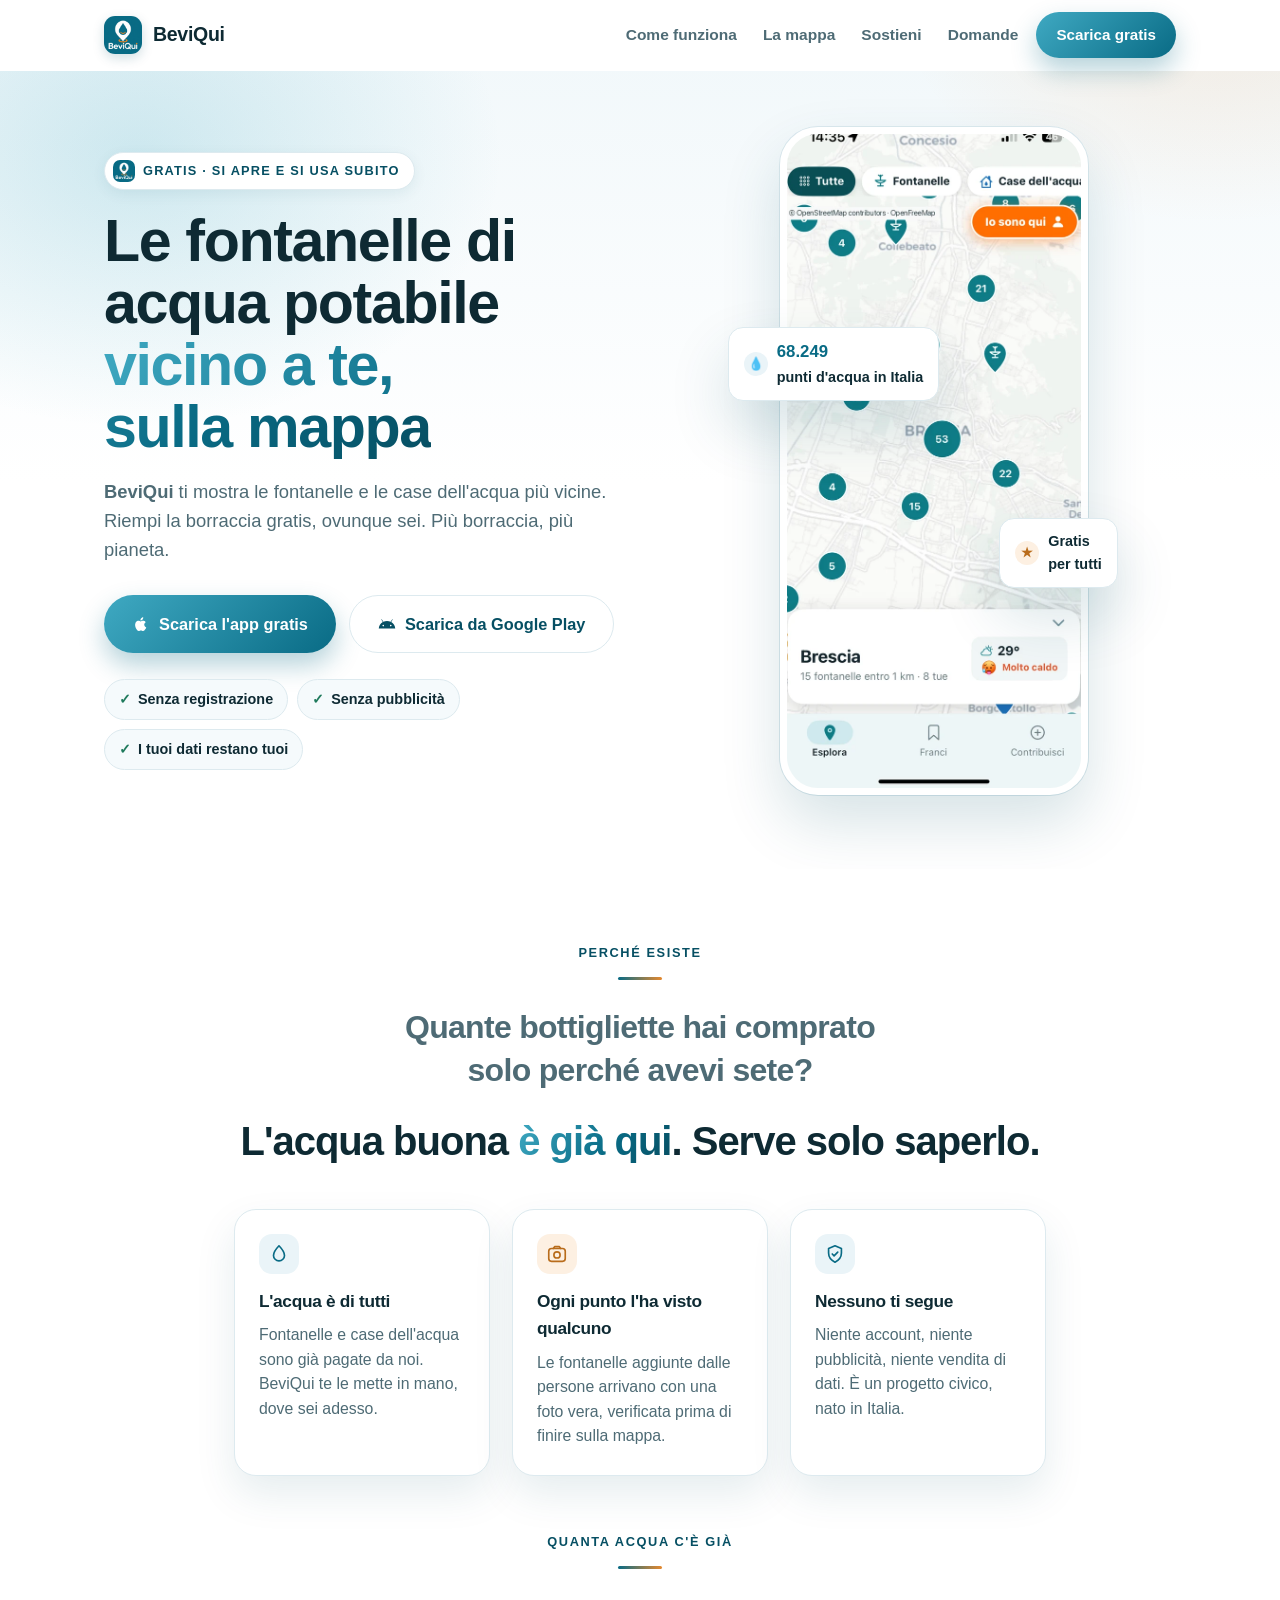
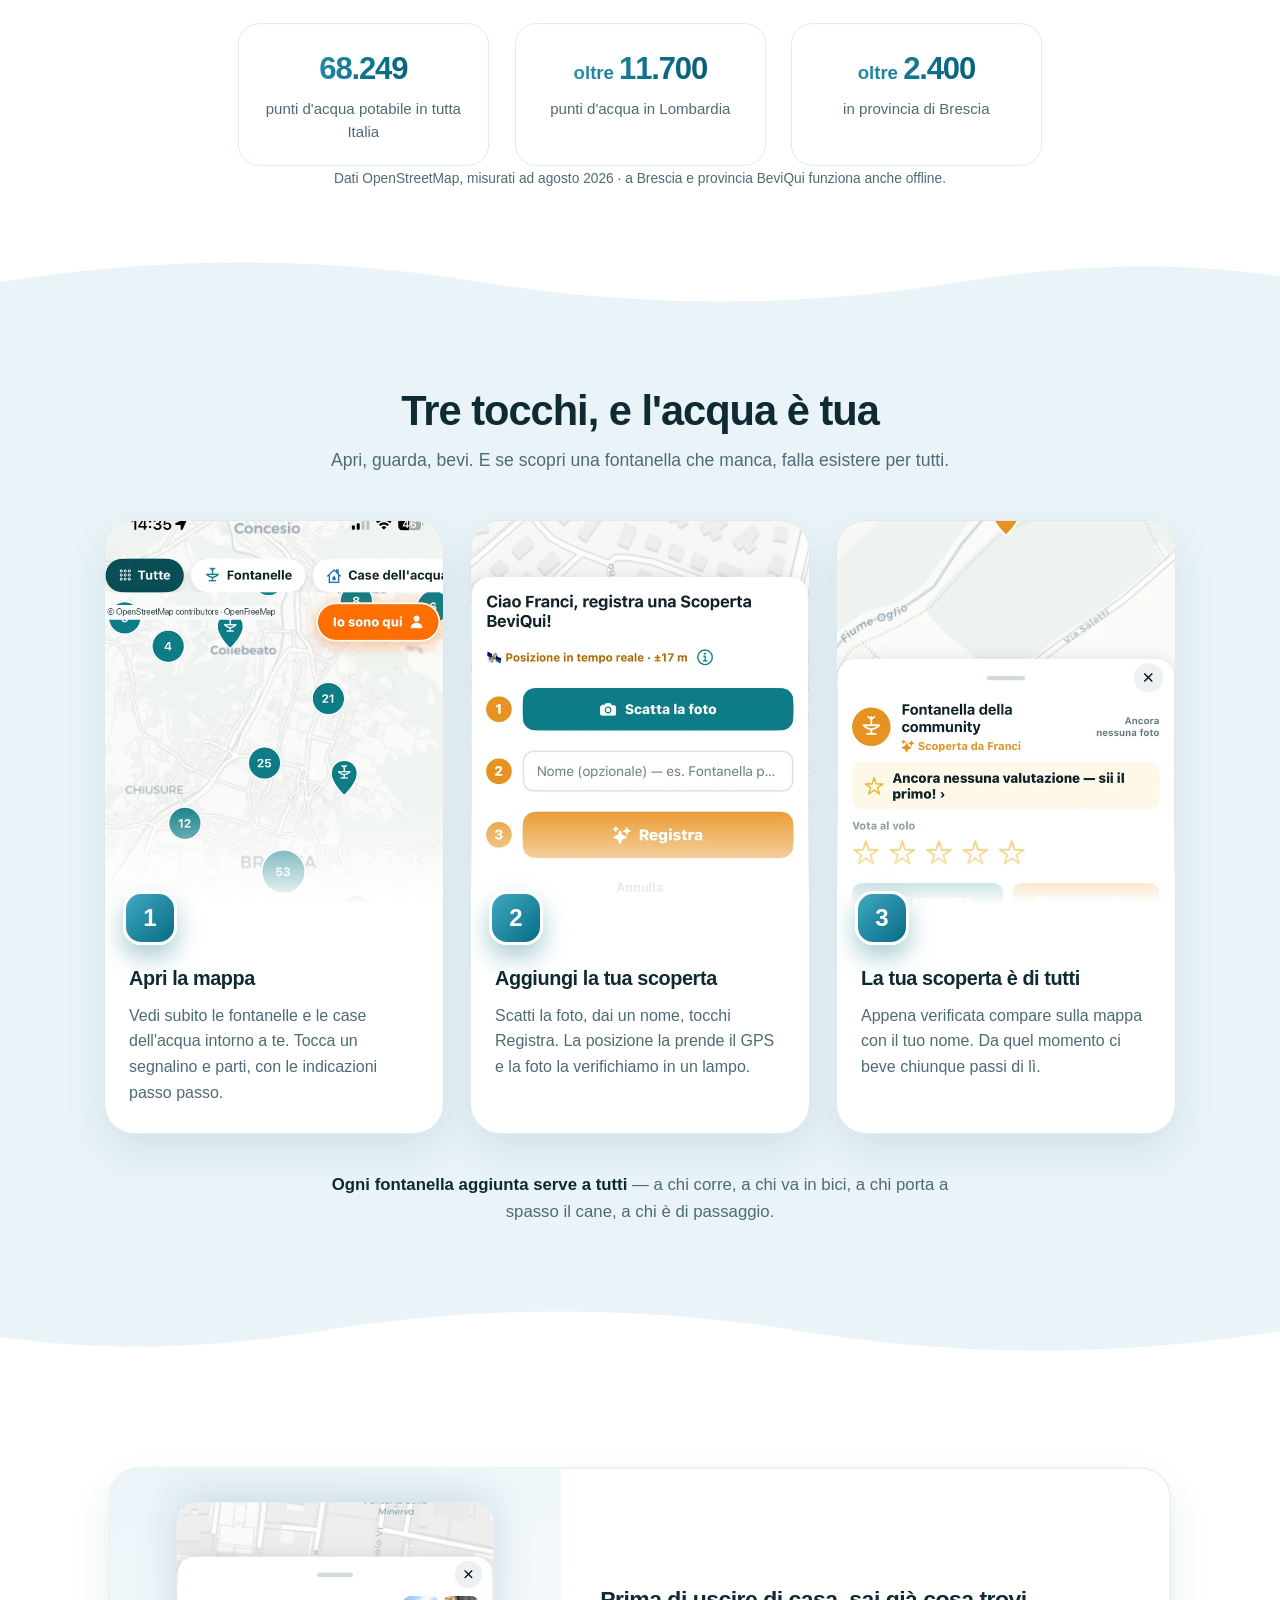
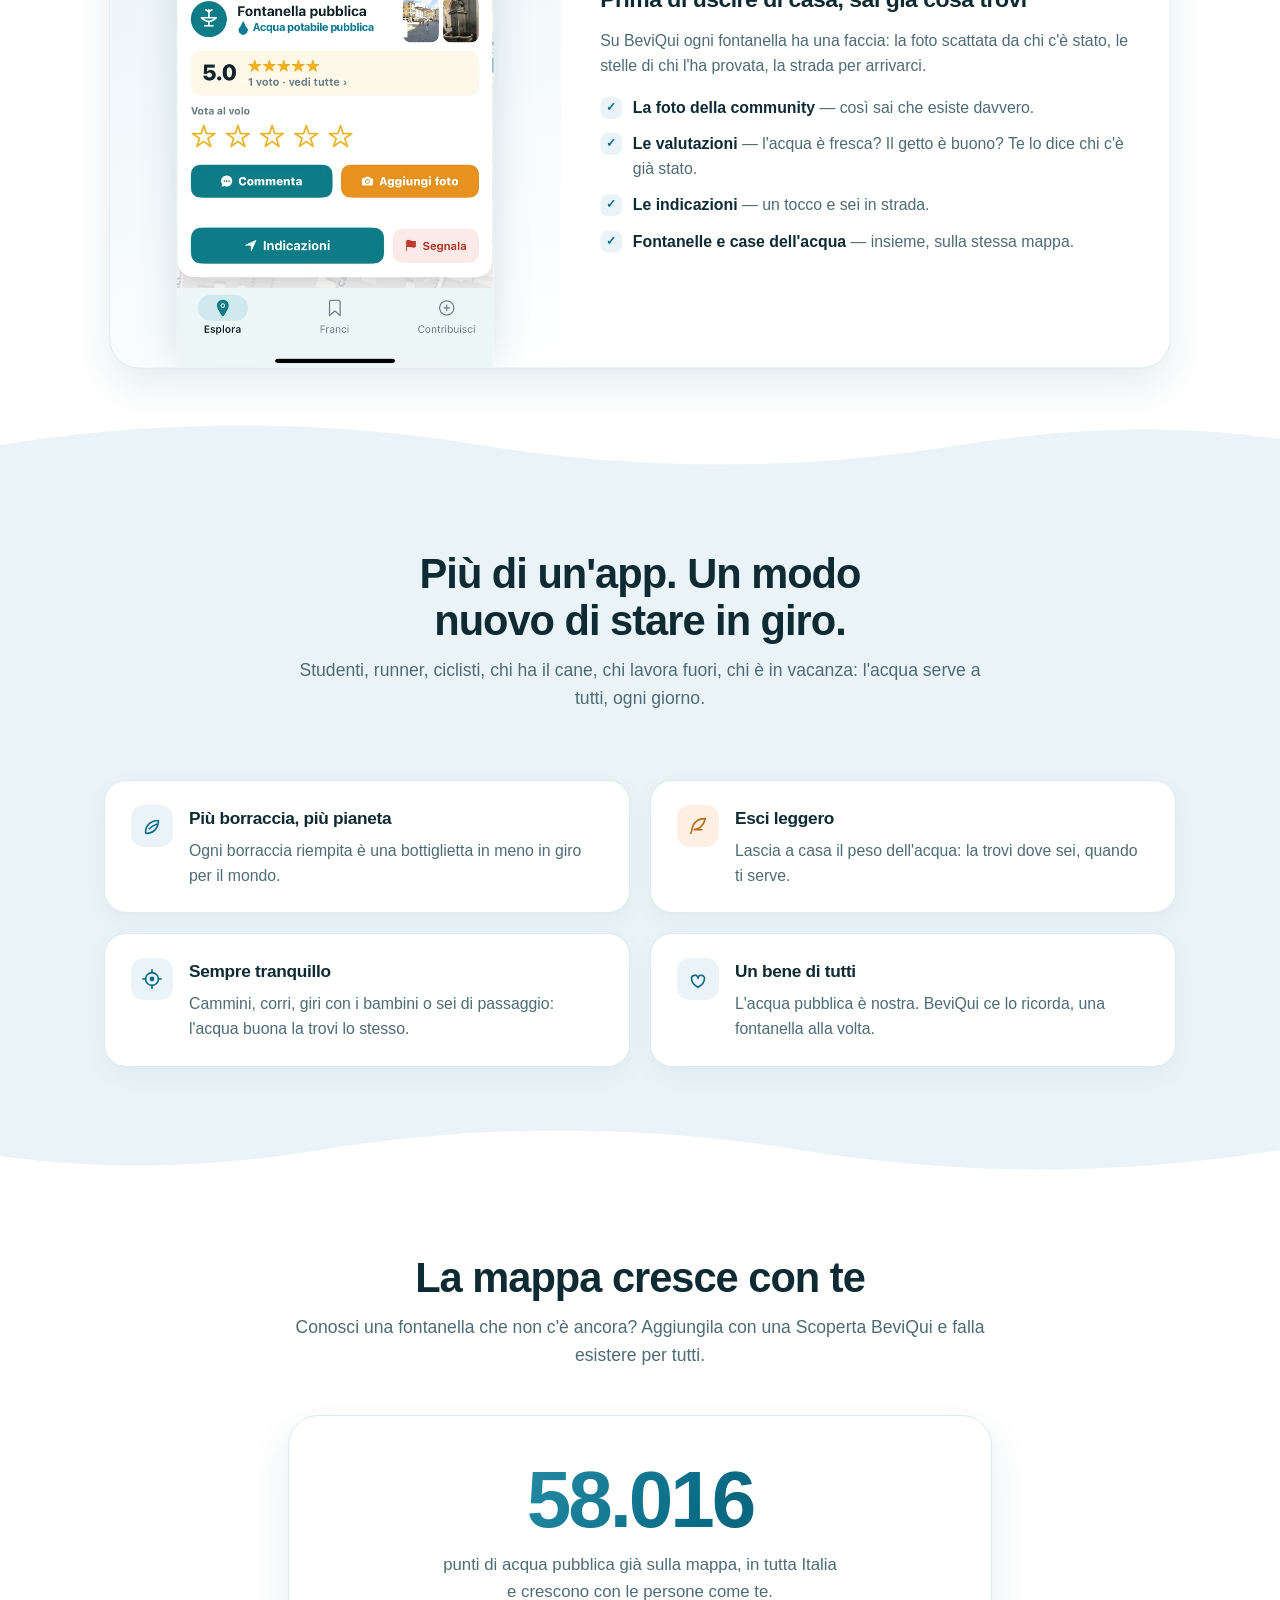
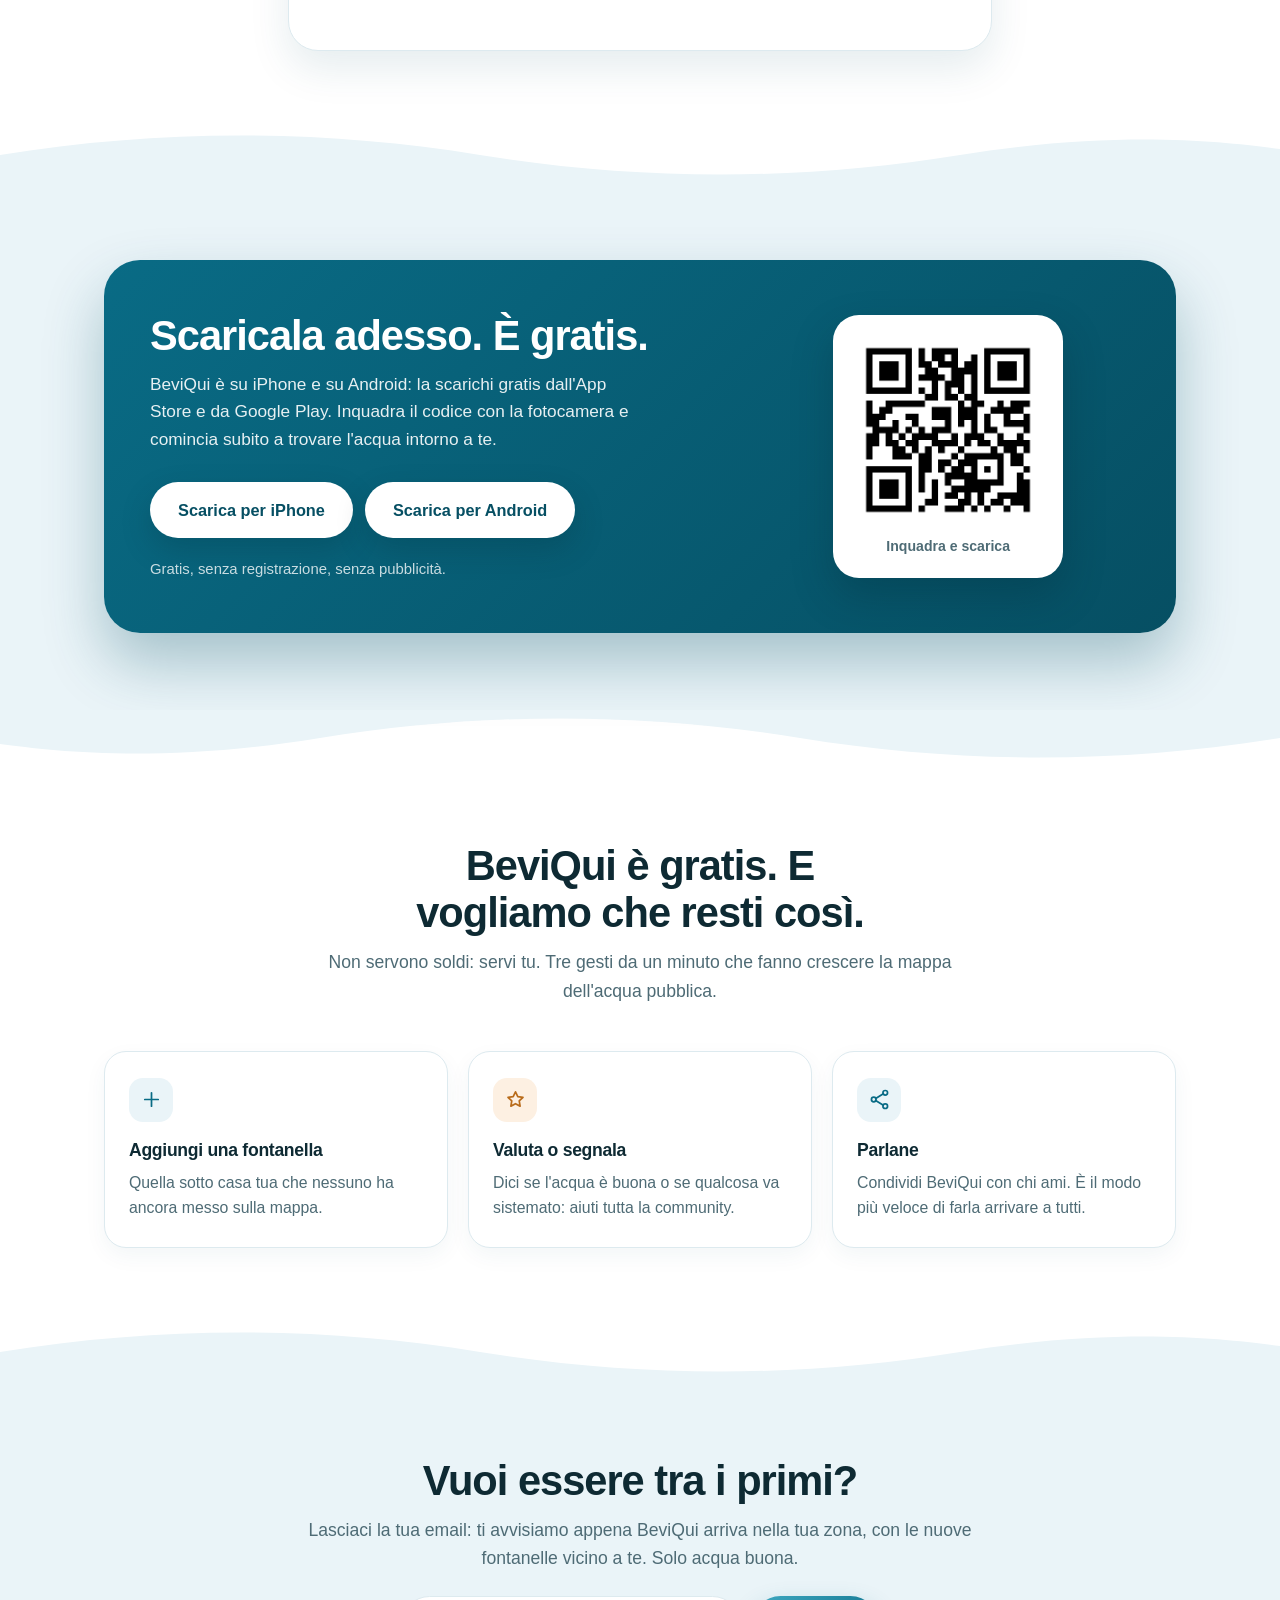
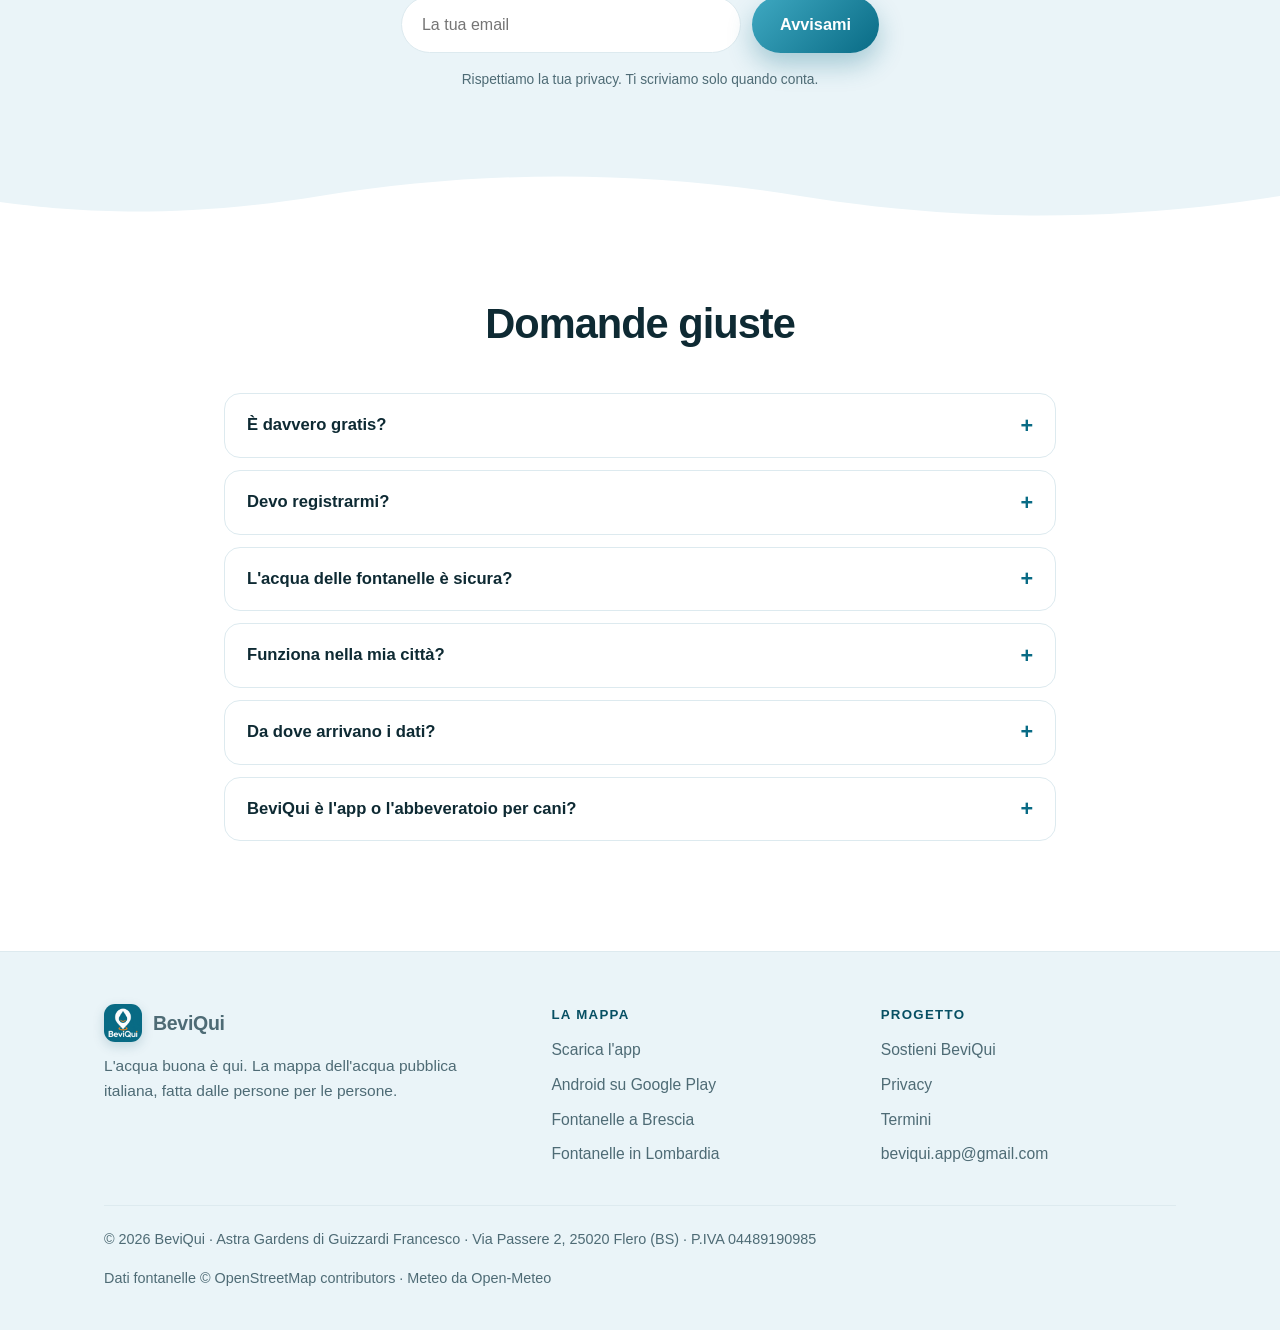
<file: index.html>
<!doctype html>
<html lang="it">
<head>
<meta charset="utf-8">
<meta name="viewport" content="width=device-width, initial-scale=1, viewport-fit=cover">
<title>Fontanelle acqua potabile sulla mappa | BeviQui App</title>
<meta name="description" content="Trova sulla mappa le fontanelle di acqua potabile pubbliche vicino a te, in tutta Italia. App gratis, senza registrazione né pubblicità.">
<meta name="theme-color" content="#096B85">
<meta name="color-scheme" content="light">
<link rel="canonical" href="https://beviqui.it/">
<link rel="icon" type="image/png" href="favicon.png">
<link rel="apple-touch-icon" href="logo.png">
<meta property="og:title" content="Fontanelle acqua potabile sulla mappa | BeviQui App">
<meta property="og:description" content="Trova le fontanelle di acqua potabile pubbliche vicino a te, in tutta Italia. App gratis, oltre 68.000 punti già sulla mappa. Senza registrazione.">
<meta property="og:type" content="website">
<meta property="og:url" content="https://beviqui.it/">
<meta property="og:locale" content="it_IT">
<meta property="og:site_name" content="BeviQui">
<meta property="og:image" content="https://beviqui.it/og-image.png">
<meta name="twitter:card" content="summary_large_image">
<meta name="twitter:title" content="Fontanelle acqua potabile sulla mappa | BeviQui App">
<meta name="twitter:description" content="Le fontanelle di acqua potabile pubbliche vicino a te, sulla mappa. App gratis, senza registrazione.">
<meta name="twitter:image" content="https://beviqui.it/og-image.png">
<meta name="robots" content="index,follow">
<script type="application/ld+json">
{"@context":"https://schema.org","@graph":[
  {"@type":"WebSite","name":"BeviQui","alternateName":"BeviQui - App fontanelle acqua potabile","url":"https://beviqui.it/","inLanguage":"it-IT","description":"BeviQui mostra sulla mappa le fontanelle e le case dell'acqua potabile pubbliche più vicine a te. Gratis, senza registrazione."},
  {"@type":"Organization","name":"BeviQui","url":"https://beviqui.it/","logo":"https://beviqui.it/logo.png","founder":{"@type":"Person","name":"Francesco Guizzardi"}},
  {"@type":"MobileApplication","name":"BeviQui","alternateName":"BeviQui - Fontanelle acqua potabile","operatingSystem":"iOS, Android","applicationCategory":"TravelApplication","applicationSubCategory":"Maps & Navigation","inLanguage":"it-IT","url":"https://beviqui.it/","downloadUrl":"https://beviqui.it/scarica","installUrl":"https://beviqui.it/scarica","screenshot":["https://beviqui.it/img/schermata-mappa.webp","https://beviqui.it/img/schermata-contribuisci.webp","https://beviqui.it/img/schermata-community.webp","https://beviqui.it/img/schermata-recensioni.webp"],"featureList":"Mappa delle fontanelle di acqua potabile, indicazioni, contributi della community con verifica AI, case dell'acqua","author":{"@type":"Person","name":"Francesco Guizzardi"},"offers":{"@type":"Offer","price":"0","priceCurrency":"EUR"},"description":"App gratuita per trovare fontanelle e case dell'acqua potabile pubbliche vicino a te, su mappa, con indicazioni. Aggiungi quelle mancanti: community e AI le verificano. Mostra i punti d'acqua di tutta Italia (dati OpenStreetMap, dal vivo) e cresce con la community."},
  {"@type":"FAQPage","mainEntity":[
    {"@type":"Question","name":"È davvero gratis?","acceptedAnswer":{"@type":"Answer","text":"Sì, al 100%. Nessun costo nascosto."}},
    {"@type":"Question","name":"Devo registrarmi?","acceptedAnswer":{"@type":"Answer","text":"No. Apri e usi tutto subito. Ti chiediamo il nome solo dopo il tuo primo contributo, per ringraziarti."}},
    {"@type":"Question","name":"L'acqua delle fontanelle è sicura?","acceptedAnswer":{"@type":"Answer","text":"Sono punti di acqua potabile pubblica gestiti dagli enti locali. Dove serve, la community segnala lo stato."}},
    {"@type":"Question","name":"Funziona nella mia città?","acceptedAnswer":{"@type":"Answer","text":"Sì: BeviQui mostra i punti di acqua potabile pubblica di tutta Italia, dal vivo — sono già oltre 68.000 sulla mappa e crescono con la community. A Brescia e provincia funziona anche offline."}},
    {"@type":"Question","name":"Da dove arrivano i dati?","acceptedAnswer":{"@type":"Answer","text":"Dalle mappe pubbliche di OpenStreetMap e dai contributi della community."}},
    {"@type":"Question","name":"BeviQui è l'app o l'abbeveratoio per cani?","acceptedAnswer":{"@type":"Answer","text":"BeviQui è l'app gratuita che mostra sulla mappa le fontanelle di acqua potabile pubbliche in Italia. Non è il prodotto per animali dal nome simile: è un'applicazione per iPhone e Android."}}
  ]}
]}
</script>
<style>
  :root{
    --acqua:#0F7F9B; --acqua-viva:#096B85; --acqua-scura:#064F63; --acqua-chiara:#3FA9C2;
    --neve:#EAF4F8; --neve-2:#F5FAFC;
    --arancio:#E5892F; --arancio-neve:#FDF0E2;
    --inchiostro:#0E2A33; --grigio:#4E6B75; --bordo:#DDEAEF;
    --raggio:22px; --raggio-g:30px;
    --ombra:0 18px 40px rgba(6,79,99,.10);
    --ombra-alta:0 28px 60px rgba(6,79,99,.16);
    --testo:"SF Pro Display",-apple-system,BlinkMacSystemFont,"Segoe UI",Roboto,Inter,Helvetica,Arial,sans-serif;
  }
  *{box-sizing:border-box}
  html{scroll-behavior:smooth; scroll-padding-top:86px}
  body{
    margin:0; background:#fff; color:var(--inchiostro); font-family:var(--testo);
    line-height:1.6; -webkit-font-smoothing:antialiased; text-rendering:optimizeLegibility;
    overflow-x:hidden;
  }
  img{max-width:100%; display:block}
  a{color:var(--acqua-scura)}
  .contenitore{max-width:1120px; margin:0 auto; padding:0 24px}

  /* ---------- testa ---------- */
  .testa{
    position:sticky; top:0; z-index:50;
    background:rgba(255,255,255,.82); backdrop-filter:saturate(180%) blur(14px);
    border-bottom:1px solid transparent; transition:border-color .2s ease, box-shadow .2s ease;
  }
  .testa.staccata{border-bottom-color:var(--bordo); box-shadow:0 6px 20px rgba(6,79,99,.05)}
  .testa .contenitore{display:flex; align-items:center; gap:18px; height:70px}
  .marchio{display:flex; align-items:center; gap:11px; text-decoration:none; color:inherit; flex:none}
  .marchio img{width:38px; height:38px; border-radius:11px; box-shadow:0 4px 12px rgba(6,79,99,.18)}
  .marchio b{font-size:1.22rem; letter-spacing:-.3px}
  .menu{display:flex; gap:26px; margin-left:auto}
  .menu a{color:var(--grigio); text-decoration:none; font-size:.97rem; font-weight:550; transition:color .15s}
  .menu a:hover{color:var(--acqua-viva)}
  .testa .bottone{padding:11px 20px; font-size:.95rem}

  /* ---------- bottoni ---------- */
  .bottone{
    display:inline-flex; align-items:center; gap:9px; text-decoration:none; font-weight:650;
    background:linear-gradient(135deg,var(--acqua-chiara),var(--acqua-viva)); color:#fff;
    padding:15px 28px; border-radius:999px; font-size:1.02rem; border:0; cursor:pointer;
    box-shadow:0 12px 26px rgba(9,107,133,.30);
    transition:transform .15s ease, box-shadow .15s ease;
  }
  .bottone:hover{transform:translateY(-2px); box-shadow:0 18px 34px rgba(9,107,133,.36)}
  .bottone:focus-visible{outline:3px solid var(--arancio); outline-offset:3px}
  .bottone svg{width:18px; height:18px; flex:none}
  .bottone.chiaro{background:#fff; color:var(--acqua-scura); border:1.5px solid var(--bordo); box-shadow:none}
  .bottone.chiaro:hover{border-color:var(--acqua-chiara); box-shadow:0 10px 24px rgba(6,79,99,.10)}
  .bottone.bianco{background:#fff; color:var(--acqua-scura); box-shadow:0 12px 30px rgba(4,40,52,.22)}

  /* ---------- apertura ---------- */
  .apertura{position:relative; padding:56px 0 74px; overflow:hidden}
  .apertura::before{
    content:""; position:absolute; inset:-260px -20% auto -20%; height:820px; z-index:-1;
    background:
      radial-gradient(560px 420px at 22% 42%, rgba(63,169,194,.22), transparent 65%),
      radial-gradient(520px 400px at 82% 20%, rgba(242,153,74,.16), transparent 62%),
      linear-gradient(180deg,var(--neve) 0%, #fff 82%);
  }
  .apertura .contenitore{display:grid; grid-template-columns:1.05fr .95fr; gap:52px; align-items:center}
  .occhiello{
    display:inline-flex; align-items:center; gap:8px; background:#fff; border:1px solid var(--bordo);
    color:var(--acqua-scura); font-weight:700; font-size:.8rem; letter-spacing:1.2px; text-transform:uppercase;
    padding:7px 14px 7px 8px; border-radius:999px; box-shadow:0 4px 14px rgba(6,79,99,.07);
  }
  .occhiello img{width:22px; height:22px; border-radius:7px}
  h1{
    font-size:clamp(2.3rem,5.2vw,3.7rem); line-height:1.05; letter-spacing:-1.4px;
    margin:20px 0 18px; font-weight:800; text-wrap:balance;
  }
  h1 .grad{
    background:linear-gradient(120deg,var(--acqua-chiara),var(--acqua-viva) 60%,var(--acqua-scura));
    -webkit-background-clip:text; background-clip:text; color:transparent;
  }
  .guida{font-size:1.15rem; color:var(--grigio); max-width:33em; margin:0 0 30px}
  .azioni{display:flex; gap:13px; flex-wrap:wrap}
  .fiducia{display:flex; gap:9px; flex-wrap:wrap; margin-top:26px}
  .fiducia span{
    display:inline-flex; align-items:center; gap:7px; background:var(--neve-2); border:1px solid var(--bordo);
    color:var(--inchiostro); font-size:.9rem; font-weight:550; padding:8px 14px; border-radius:999px;
  }
  .fiducia .spunta{color:#1F7A5C; font-weight:800}

  /* la scena col telefono */
  .scena{justify-self:center; width:100%; max-width:308px}
  .dentro-scena{position:relative}
  .scena .cornice{
    border-radius:38px; overflow:hidden; background:#fff;
    border:7px solid #fff; box-shadow:var(--ombra-alta), 0 0 0 1px var(--bordo);
  }
  .scena .cornice img{width:100%; height:auto; display:block}
  .etichetta{
    position:absolute; display:flex; align-items:center; gap:9px; background:#fff; color:var(--inchiostro);
    padding:11px 15px; border-radius:15px; box-shadow:var(--ombra-alta); font-size:.9rem; font-weight:600;
    border:1px solid var(--bordo); white-space:nowrap;
  }
  .etichetta .tondo{
    width:24px; height:24px; border-radius:50%; display:grid; place-items:center; flex:none;
    background:var(--neve); color:var(--acqua-viva); font-size:.8rem; font-weight:800;
  }
  .etichetta.uno{top:30%; left:-52px; animation:fluttua 5.5s ease-in-out infinite}
  .etichetta.due{bottom:31%; right:-30px; animation:fluttua 6.5s ease-in-out .8s infinite}
  .etichetta.due .tondo{background:var(--arancio-neve); color:#B96C1B}
  .etichetta .cifra{font-size:1.05rem; font-weight:800; color:var(--acqua-viva); font-variant-numeric:tabular-nums}
  @keyframes fluttua{0%,100%{transform:translateY(0)}50%{transform:translateY(-9px)}}

  /* ---------- sezioni ---------- */
  section{padding:78px 0; position:relative}
  section.neve{background:var(--neve)}
  .intestazione{text-align:center; max-width:44rem; margin:0 auto 46px}
  h2{font-size:clamp(1.85rem,3.8vw,2.6rem); letter-spacing:-1px; line-height:1.13; margin:0 0 12px; font-weight:800; text-wrap:balance}
  .sottotitolo{color:var(--grigio); font-size:1.1rem; margin:0}

  /* ---------- la visione ---------- */
  .visione{padding:74px 0 66px}
  .visione .contenitore{max-width:860px}
  .occhio{
    display:block; text-align:center; margin:0 0 26px;
    font-size:.8rem; font-weight:700; letter-spacing:1.6px; text-transform:uppercase; color:var(--acqua-scura);
  }
  .occhio::after{
    content:""; display:block; width:44px; height:3px; border-radius:3px; margin:14px auto 0;
    background:linear-gradient(90deg,var(--acqua-viva),var(--arancio));
  }
  .manifesto{
    text-align:center; text-wrap:balance; margin:0 auto;
    font-size:clamp(1.35rem,3.1vw,2rem); line-height:1.34; letter-spacing:-.7px;
    font-weight:600; color:var(--grigio); max-width:24em;
  }
  .manifesto.svolta{
    margin-top:26px; color:var(--inchiostro); font-weight:800; letter-spacing:-1px;
    font-size:clamp(1.6rem,4vw,2.5rem); line-height:1.16;
  }
  .manifesto.svolta em{
    font-style:normal;
    background:linear-gradient(120deg,var(--acqua-chiara),var(--acqua-viva) 60%,var(--acqua-scura));
    -webkit-background-clip:text; background-clip:text; color:transparent;
  }
  .pilastri{display:grid; grid-template-columns:repeat(3,1fr); gap:22px; margin-top:44px}
  .pilastro{
    background:#fff; border:1px solid var(--bordo); border-radius:var(--raggio); padding:24px 24px 26px;
    box-shadow:var(--ombra);
  }
  .pilastro h3{margin:0 0 8px; font-size:1.08rem; letter-spacing:-.3px}
  .pilastro p{margin:0; color:var(--grigio); font-size:.99rem; line-height:1.55}
  .pilastro .puntino{
    width:40px; height:40px; border-radius:13px; display:grid; place-items:center; margin-bottom:14px;
    background:var(--neve); color:var(--acqua-viva);
  }
  .pilastro .puntino.arancio{background:var(--arancio-neve); color:#B96C1B}
  .pilastro .puntino svg{width:22px; height:22px}
  .occhio.secondo{margin-top:56px}

  .traguardi{
    display:grid; grid-template-columns:repeat(3,1fr); gap:18px; margin:34px 0 0;
    text-align:center; color:var(--grigio); font-size:.97rem; line-height:1.5;
  }
  .traguardo{background:#fff; border:1px solid var(--bordo); border-radius:var(--raggio); padding:22px 18px}
  .traguardo b{
    display:block; margin-bottom:6px; font-size:2rem; letter-spacing:-1.2px; font-weight:800;
    font-variant-numeric:tabular-nums;
    background:linear-gradient(120deg,var(--acqua-chiara),var(--acqua-viva) 60%,var(--acqua-scura));
    -webkit-background-clip:text; background-clip:text; color:transparent;
  }
  .fonte{margin:18px 0 0; text-align:center; color:var(--grigio); font-size:.86rem}

  @media(max-width:760px){
    .pilastri{grid-template-columns:1fr}
    .traguardi{grid-template-columns:1fr; gap:12px}
    .traguardo{display:flex; align-items:baseline; gap:12px; text-align:left; padding:16px 18px}
    .traguardo b{margin:0; font-size:1.6rem; flex:none; white-space:nowrap}
    .visione{padding:58px 0 52px}
  }

  /* ---------- i tre passi ---------- */
  .passi{display:grid; grid-template-columns:repeat(3,1fr); gap:26px; position:relative}
  .passo{
    background:#fff; border:1px solid var(--bordo); border-radius:var(--raggio-g); overflow:hidden;
    box-shadow:var(--ombra); display:flex; flex-direction:column;
    transition:transform .22s ease, box-shadow .22s ease;
  }
  .passo:hover{transform:translateY(-6px); box-shadow:var(--ombra-alta)}
  .passo .foto{position:relative; flex:none}
  .passo .finestra{
    height:400px; overflow:hidden; background:var(--neve);
    border-bottom:1px solid var(--bordo); border-radius:var(--raggio-g) var(--raggio-g) 0 0;
  }
  .passo .finestra img{width:100%; height:auto; display:block}
  .passo .foto::after{
    content:""; position:absolute; left:0; right:0; bottom:0; height:120px; pointer-events:none;
    background:linear-gradient(180deg,rgba(255,255,255,0),#fff 86%);
  }
  .passo .numero{
    position:absolute; left:18px; bottom:-24px; width:54px; height:54px; border-radius:18px;
    display:grid; place-items:center; color:#fff; font-size:1.5rem; font-weight:800; line-height:1;
    background:linear-gradient(135deg,var(--acqua-chiara),var(--acqua-viva));
    box-shadow:0 12px 24px rgba(9,107,133,.34); border:3px solid #fff; z-index:2;
  }
  .passo .testo{padding:42px 24px 28px}
  .passo h3{margin:0 0 8px; font-size:1.24rem; letter-spacing:-.4px}
  .passo p{margin:0; color:var(--grigio); font-size:1rem}
  .chiusa-passi{margin:38px auto 0; max-width:41rem; text-align:center; color:var(--grigio); font-size:1.05rem}
  .chiusa-passi b{color:var(--inchiostro)}

  /* ---------- la scheda (tessera larga) ---------- */
  .tessera{
    background:#fff; border:1px solid var(--bordo); border-radius:var(--raggio-g); overflow:hidden;
    box-shadow:var(--ombra); display:grid; grid-template-columns:.85fr 1.15fr; align-items:center;
  }
  .tessera .foto{background:linear-gradient(160deg,var(--neve),#fff); padding:34px 34px 0; display:flex; align-items:flex-end; justify-content:center}
  .tessera .foto img{width:100%; height:auto; max-width:320px; border-radius:20px 20px 0 0; box-shadow:0 -6px 40px rgba(6,79,99,.16)}
  .tessera .testo{padding:34px 40px}
  .tessera h3{margin:0 0 10px; font-size:1.45rem; letter-spacing:-.5px}
  .tessera p{margin:0 0 16px; color:var(--grigio)}
  .elenco{list-style:none; margin:0; padding:0; display:grid; gap:11px}
  .elenco li{display:flex; gap:11px; align-items:flex-start; color:var(--grigio)}
  .elenco .spunta{
    width:22px; height:22px; border-radius:7px; flex:none; display:grid; place-items:center; margin-top:2px;
    background:var(--neve); color:var(--acqua-viva); font-weight:800; font-size:.78rem;
  }
  .elenco b{color:var(--inchiostro)}

  /* ---------- benefici ---------- */
  .serene{display:grid; grid-template-columns:repeat(2,1fr); gap:20px}
  .serena{
    display:flex; gap:16px; background:#fff; border:1px solid var(--bordo);
    border-radius:var(--raggio); padding:24px 26px; box-shadow:0 8px 22px rgba(6,79,99,.05);
    transition:border-color .2s ease, transform .2s ease;
  }
  .serena:hover{border-color:var(--acqua-chiara); transform:translateY(-3px)}
  .serena .icona{
    width:42px; height:42px; border-radius:13px; flex:none; display:grid; place-items:center;
    background:var(--neve); color:var(--acqua-viva);
  }
  .serena .icona.arancio{background:var(--arancio-neve); color:#B96C1B}
  .serena .icona svg{width:22px; height:22px}
  .serena h3{margin:0 0 5px; font-size:1.08rem; letter-spacing:-.3px}
  .serena p{margin:0; color:var(--grigio); font-size:.99rem}

  /* ---------- contatore community ---------- */
  .conta{
    text-align:center; background:#fff; border:1px solid var(--bordo); border-radius:var(--raggio-g);
    padding:44px 28px; box-shadow:var(--ombra); max-width:44rem; margin:0 auto;
  }
  .conta .numerone{
    display:block; font-size:clamp(3rem,9vw,5rem); font-weight:800; letter-spacing:-3px; line-height:1;
    font-variant-numeric:tabular-nums;
    background:linear-gradient(120deg,var(--acqua-chiara),var(--acqua-viva) 60%,var(--acqua-scura));
    -webkit-background-clip:text; background-clip:text; color:transparent;
  }
  .conta .didascalia{color:var(--grigio); margin:12px 0 0; font-size:1.05rem}

  /* ---------- aiuti ---------- */
  .aiuti{display:grid; grid-template-columns:repeat(3,1fr); gap:20px; margin-top:34px}
  .aiuto{
    background:#fff; border:1px solid var(--bordo); border-radius:var(--raggio); padding:26px 24px;
    box-shadow:0 8px 22px rgba(6,79,99,.05); text-align:left; text-decoration:none; color:inherit;
    font:inherit; cursor:pointer; transition:transform .2s ease, border-color .2s ease;
  }
  .aiuto:hover{transform:translateY(-4px); border-color:var(--acqua-chiara)}
  .aiuto .segno{
    width:44px; height:44px; border-radius:14px; display:grid; place-items:center; margin-bottom:14px;
    background:var(--neve); color:var(--acqua-viva);
  }
  .aiuto .segno.arancio{background:var(--arancio-neve); color:#B96C1B}
  .aiuto .segno svg{width:23px; height:23px}
  .aiuto h3{margin:0 0 6px; font-size:1.1rem; letter-spacing:-.3px}
  .aiuto p{margin:0; color:var(--grigio); font-size:.99rem}

  /* ---------- fascia finale ---------- */
  .fascia{
    border-radius:36px; overflow:hidden; background:linear-gradient(135deg,var(--acqua-viva),var(--acqua-scura));
    color:#fff; display:grid; grid-template-columns:1.15fr .85fr; align-items:center;
    box-shadow:0 30px 60px rgba(6,79,99,.30);
  }
  .fascia .parole{padding:52px 46px}
  .fascia h2{color:#fff; margin-bottom:12px}
  .fascia p{color:rgba(255,255,255,.90); font-size:1.08rem; margin:0 0 28px; max-width:28em}
  .fascia .azioni{gap:12px}
  .fascia .sotto{margin:20px 0 0; font-size:.93rem; color:rgba(255,255,255,.78)}
  .qr{
    justify-self:center; background:#fff; border-radius:26px; padding:20px; margin:0 40px;
    box-shadow:0 18px 40px rgba(4,40,52,.28); text-align:center;
  }
  .qr img{width:190px; height:190px; border-radius:12px}
  .qr span{display:block; margin-top:10px; color:var(--grigio); font-size:.88rem; font-weight:600}

  /* ---------- lista attesa ---------- */
  .iscrizione{display:flex; gap:11px; flex-wrap:wrap; justify-content:center; margin-top:24px}
  .iscrizione input{
    flex:1 1 260px; max-width:340px; padding:15px 20px; border-radius:999px; border:1.5px solid var(--bordo);
    font:inherit; font-size:1rem; background:#fff; color:var(--inchiostro);
  }
  .iscrizione input:focus{outline:none; border-color:var(--acqua-chiara); box-shadow:0 0 0 4px rgba(63,169,194,.18)}

  /* ---------- domande ---------- */
  .domande{max-width:52rem; margin:0 auto}
  details{
    background:#fff; border:1px solid var(--bordo); border-radius:16px; padding:18px 22px;
    margin-bottom:12px; transition:border-color .2s ease, box-shadow .2s ease;
  }
  details[open]{border-color:var(--acqua-chiara); box-shadow:0 10px 26px rgba(6,79,99,.08)}
  summary{cursor:pointer; font-weight:650; list-style:none; display:flex; align-items:center; gap:14px; font-size:1.04rem}
  summary::-webkit-details-marker{display:none}
  summary::after{
    content:"+"; margin-left:auto; color:var(--acqua-viva); font-weight:700; font-size:1.35rem; line-height:1;
  }
  details[open] summary::after{content:"–"}
  details p{color:var(--grigio); margin:12px 0 2px}

  /* ---------- piede ---------- */
  footer{background:var(--neve); border-top:1px solid var(--bordo); padding:52px 0 40px; margin-top:20px}
  .piede{display:grid; grid-template-columns:1.4fr 1fr 1fr; gap:34px}
  .piede .marchio{margin-bottom:12px}
  .piede p{color:var(--grigio); font-size:.97rem; margin:0; max-width:26em}
  .piede h4{margin:0 0 12px; font-size:.83rem; letter-spacing:1.3px; text-transform:uppercase; color:var(--acqua-scura)}
  .piede ul{list-style:none; margin:0; padding:0; display:grid; gap:9px}
  .piede a{color:var(--grigio); text-decoration:none; font-size:.98rem}
  .piede a:hover{color:var(--acqua-viva)}
  .coda{
    border-top:1px solid var(--bordo); margin-top:38px; padding-top:22px;
    color:var(--grigio); font-size:.9rem; display:flex; justify-content:space-between; gap:16px; flex-wrap:wrap;
  }

  /* ---------- barra di avanzamento ---------- */
  .avanzamento{
    position:fixed; top:0; left:0; height:3px; width:100%; z-index:60; transform-origin:0 50%;
    transform:scaleX(0); background:linear-gradient(90deg,var(--acqua-chiara),var(--acqua-viva) 55%,var(--arancio));
    will-change:transform;
  }

  /* ---------- onde tra le sezioni ---------- */
  .onda{display:block; width:100%; height:54px; margin-bottom:-1px}
  .onda.sotto{margin-top:-1px; margin-bottom:0; transform:rotate(180deg)}
  .onda path{fill:var(--neve)}

  /* ---------- comparse allo scorrimento ---------- */
  .appare{
    opacity:0; transform:translateY(28px) scale(.985);
    transition:opacity .7s cubic-bezier(.22,.9,.3,1), transform .7s cubic-bezier(.22,.9,.3,1);
    transition-delay:var(--ritardo,0ms);
  }
  .appare.vista{opacity:1; transform:none}
  /* le tessere entrano da destra/sinistra */
  .tessera.appare{transform:translateY(30px) scale(.99)}
  .serena.appare{transform:translateY(22px)}
  .traguardo.appare{transform:translateY(18px) scale(.97)}
  .passo .foto img, .tessera .foto img{transform:scale(1.06); transition:transform 1.1s cubic-bezier(.22,.9,.3,1)}
  .appare.vista .foto img{transform:scale(1)}
  .passo .numero{transform:scale(.4) rotate(-14deg); opacity:0;
    transition:transform .55s cubic-bezier(.3,1.5,.5,1), opacity .35s ease;
    transition-delay:calc(var(--ritardo,0ms) + 260ms)}
  .appare.vista .numero{transform:none; opacity:1}
  .sale{opacity:0; transform:translateY(26px);
    transition:opacity .75s cubic-bezier(.22,.9,.3,1), transform .75s cubic-bezier(.22,.9,.3,1);
    transition-delay:var(--ritardo,0ms)}
  body.pronta .sale{opacity:1; transform:none}

  @media (prefers-reduced-motion:reduce){
    .appare,.sale{opacity:1 !important; transform:none !important; transition:none}
    .passo .numero,.passo .foto img,.tessera .foto img{transform:none !important; opacity:1 !important; transition:none}
    .etichetta{animation:none}
    .avanzamento{display:none}
    html{scroll-behavior:auto}
  }

  /* ---------- barra scarica (mobile) ---------- */
  #dlbar{
    position:fixed; left:0; right:0; bottom:0; z-index:70; display:none;
    padding:12px 16px; padding-bottom:max(12px,env(safe-area-inset-bottom));
    background:rgba(255,255,255,.94); -webkit-backdrop-filter:blur(10px); backdrop-filter:blur(10px);
    box-shadow:0 -3px 18px rgba(0,0,0,.14); transform:translateY(130%); transition:transform .28s ease;
  }
  #dlbar.show{transform:translateY(0)}
  .dlbar-btn{
    display:block; text-align:center; min-height:48px; line-height:48px; border-radius:14px;
    font-weight:800; font-size:17px; text-decoration:none; color:#fff;
    background:linear-gradient(135deg,var(--acqua-chiara),var(--acqua-viva));
    box-shadow:0 4px 14px rgba(9,107,133,.4);
  }

  /* ---------- schermi piccoli ---------- */
  @media(max-width:980px){
    .apertura .contenitore{grid-template-columns:1fr; gap:44px}
    .scena{max-width:310px}
    .passi{grid-template-columns:1fr; gap:44px}
    .fascia{grid-template-columns:1fr}
    .qr{margin:0 auto 38px; order:-1}
    .fascia .parole{padding:38px 28px}
    .piede{grid-template-columns:1fr 1fr; gap:28px}
    .piede .prima{grid-column:1/-1}
    .tessera{grid-template-columns:1fr}
    .tessera .foto{padding:28px 28px 0}
  }
  @media(max-width:760px){
    .menu{display:none}
    .qr{display:none}
    .solo-grande{display:none}
    .testa .bottone{margin-left:auto}
    section{padding:58px 0}
    .serene,.aiuti{grid-template-columns:1fr}
    .etichetta.uno{top:26%; left:-12px} .etichetta.due{bottom:32%; right:-8px}
    .intestazione{margin-bottom:34px}
    .tessera .testo{padding:26px 26px 30px}
    #dlbar{display:block}
    body{padding-bottom:84px}
  }
</style>
</head>
<body>

<div class="avanzamento" aria-hidden="true"></div>

<header class="testa" id="testa">
  <div class="contenitore">
    <a class="marchio" href="#">
      <img src="logo.png" alt="" width="38" height="38">
      <b>BeviQui</b>
    </a>
    <nav class="menu">
      <a href="#come">Come funziona</a>
      <a href="#mappa">La mappa</a>
      <a href="#sostieni">Sostieni</a>
      <a href="#domande">Domande</a>
    </nav>
    <a class="bottone" href="/app/">Scarica gratis</a>
  </div>
</header>

<main>

<!-- ============ APERTURA ============ -->
<section class="apertura">
  <div class="contenitore">
    <div>
      <span class="occhiello sale"><img src="logo.png" alt="" width="22" height="22"> Gratis · si apre e si usa subito</span>
      <h1 class="sale" style="--ritardo:80ms">Le fontanelle di acqua potabile <span class="grad">vicino a te, sulla mappa</span></h1>
      <p class="guida sale" style="--ritardo:160ms"><b>BeviQui</b> ti mostra le fontanelle e le case dell'acqua più vicine. Riempi la borraccia gratis, ovunque sei. Più borraccia, più pianeta.</p>
      <div class="azioni sale" style="--ritardo:240ms">
        <a class="bottone" href="/app/">
          <svg viewBox="0 0 24 24" fill="currentColor" aria-hidden="true"><path d="M16.3 12.9c0-2.2 1.8-3.3 1.9-3.4-1-1.5-2.6-1.7-3.2-1.7-1.4-.1-2.7.8-3.4.8-.7 0-1.8-.8-3-.8-1.5 0-2.9.9-3.7 2.3-1.6 2.7-.4 6.8 1.1 9 .8 1.1 1.7 2.3 2.9 2.3 1.2-.1 1.6-.8 3-.8s1.8.8 3 .7c1.2 0 2-1.1 2.8-2.2.9-1.3 1.2-2.5 1.3-2.6-.1 0-2.5-1-2.7-3.6zM14.1 5.9c.6-.8 1-1.9.9-3-.9 0-2.1.6-2.8 1.4-.6.7-1.1 1.8-.9 2.9 1 .1 2.1-.5 2.8-1.3z"/></svg>
          Scarica l'app gratis
        </a>
        <a class="bottone chiaro" href="https://play.google.com/store/apps/details?id=com.beviqui.app">
          <svg viewBox="0 0 24 24" fill="currentColor" aria-hidden="true"><path d="M17.6 9.48l1.84-3.18a.38.38 0 00-.14-.52.38.38 0 00-.52.14l-1.86 3.22a11.4 11.4 0 00-9.84 0L5.22 5.92a.38.38 0 00-.52-.14.38.38 0 00-.14.52L6.4 9.48A10.8 10.8 0 001 18h22a10.8 10.8 0 00-5.4-8.52zM7 15.25a1.1 1.1 0 110-2.2 1.1 1.1 0 010 2.2zm10 0a1.1 1.1 0 110-2.2 1.1 1.1 0 010 2.2z"/></svg>
          Scarica da Google Play
        </a>
      </div>
      <div class="fiducia sale" style="--ritardo:320ms">
        <span><b class="spunta">✓</b> Senza registrazione</span>
        <span><b class="spunta">✓</b> Senza pubblicità</span>
        <span><b class="spunta">✓</b> I tuoi dati restano tuoi</span>
      </div>
    </div>

    <div class="scena sale" style="--ritardo:180ms">
      <div class="dentro-scena">
        <div class="cornice">
          <img src="img/schermata-mappa.webp" width="620" height="1355" alt="La mappa di BeviQui con le fontanelle di acqua potabile intorno a Brescia" fetchpriority="high">
        </div>
        <div class="etichetta uno">
          <span class="tondo">💧</span>
          <span><span class="cifra" id="fountCount" data-base="68249">68.249</span><br>punti d'acqua in Italia</span>
        </div>
        <div class="etichetta due">
          <span class="tondo">★</span>
          <span>Gratis<br>per tutti</span>
        </div>
      </div>
    </div>
  </div>
</section>

<!-- ============ VISIONE ============ -->
<section class="visione">
  <div class="contenitore">
    <span class="occhio appare">Perché esiste</span>
    <p class="manifesto appare" style="--ritardo:80ms">Quante bottigliette hai comprato solo perché avevi sete?</p>
    <p class="manifesto svolta appare" style="--ritardo:160ms">L'acqua buona <em>è già qui</em>. Serve solo saperlo.</p>

    <div class="pilastri">
      <div class="pilastro appare">
        <div class="puntino"><svg viewBox="0 0 24 24" fill="none" stroke="currentColor" stroke-width="1.8" stroke-linecap="round" stroke-linejoin="round"><path d="M12 3s6 6.3 6 10.5a6 6 0 1 1-12 0C6 9.3 12 3 12 3z"/></svg></div>
        <h3>L'acqua è di tutti</h3>
        <p>Fontanelle e case dell'acqua sono già pagate da noi. BeviQui te le mette in mano, dove sei adesso.</p>
      </div>
      <div class="pilastro appare" style="--ritardo:90ms">
        <div class="puntino arancio"><svg viewBox="0 0 24 24" fill="none" stroke="currentColor" stroke-width="1.8" stroke-linecap="round" stroke-linejoin="round"><rect x="3" y="6" width="18" height="14" rx="3"/><circle cx="12" cy="13" r="3.4"/><path d="M8 6l1.4-2h5.2L16 6"/></svg></div>
        <h3>Ogni punto l'ha visto qualcuno</h3>
        <p>Le fontanelle aggiunte dalle persone arrivano con una foto vera, verificata prima di finire sulla mappa.</p>
      </div>
      <div class="pilastro appare" style="--ritardo:180ms">
        <div class="puntino"><svg viewBox="0 0 24 24" fill="none" stroke="currentColor" stroke-width="1.8" stroke-linecap="round" stroke-linejoin="round"><path d="M12 3l7 3v5c0 5-3 8-7 10-4-2-7-5-7-10V6l7-3z"/><path d="M9 12l2 2 4-4"/></svg></div>
        <h3>Nessuno ti segue</h3>
        <p>Niente account, niente pubblicità, niente vendita di dati. È un progetto civico, nato in Italia.</p>
      </div>
    </div>

    <span class="occhio secondo appare">Quanta acqua c'è già</span>
    <div class="traguardi">
      <div class="traguardo appare"><b id="totItalia">68.249</b>punti d'acqua potabile in tutta Italia</div>
      <div class="traguardo appare" style="--ritardo:90ms"><b><small style="font-size:.6em;letter-spacing:0">oltre </small>11.700</b>punti d'acqua in Lombardia</div>
      <div class="traguardo appare" style="--ritardo:180ms"><b><small style="font-size:.6em;letter-spacing:0">oltre </small>2.400</b>in provincia di Brescia</div>
    </div>
    <p class="fonte appare">Dati OpenStreetMap, misurati ad agosto 2026 · a Brescia e provincia BeviQui funziona anche offline.</p>
  </div>
</section>

<!-- ============ COME FUNZIONA ============ -->
<svg class="onda" viewBox="0 0 1440 54" preserveAspectRatio="none" aria-hidden="true"><path d="M0 54V26c180-26 360-26 540 0s360 26 540 0 300-13 360-6v34z"/></svg>
<section class="neve" id="come">
  <div class="contenitore">
    <div class="intestazione appare">
      <h2>Tre tocchi, e l'acqua è tua</h2>
      <p class="sottotitolo">Apri, guarda, bevi. E se scopri una fontanella che manca, falla esistere per tutti.</p>
    </div>

    <div class="passi">
      <article class="passo appare">
        <div class="foto">
          <div class="finestra"><img src="img/schermata-mappa.webp" width="620" height="1355" alt="Schermata Esplora di BeviQui: la mappa delle fontanelle" loading="lazy"></div>
          <span class="numero">1</span>
        </div>
        <div class="testo">
          <h3>Apri la mappa</h3>
          <p>Vedi subito le fontanelle e le case dell'acqua intorno a te. Tocca un segnalino e parti, con le indicazioni passo passo.</p>
        </div>
      </article>

      <article class="passo appare" style="--ritardo:120ms">
        <div class="foto">
          <div class="finestra"><img src="img/schermata-contribuisci.webp" width="620" height="910" alt="Schermata Contribuisci di BeviQui: scatta la foto, dai un nome e registra la scoperta" loading="lazy"></div>
          <span class="numero">2</span>
        </div>
        <div class="testo">
          <h3>Aggiungi la tua scoperta</h3>
          <p>Scatti la foto, dai un nome, tocchi Registra. La posizione la prende il GPS e la foto la verifichiamo in un lampo.</p>
        </div>
      </article>

      <article class="passo appare" style="--ritardo:240ms">
        <div class="foto">
          <div class="finestra"><img src="img/schermata-community.webp" width="620" height="1020" alt="Una Scoperta della community su BeviQui, con il nome di chi l'ha trovata" loading="lazy"></div>
          <span class="numero">3</span>
        </div>
        <div class="testo">
          <h3>La tua scoperta è di tutti</h3>
          <p>Appena verificata compare sulla mappa con il tuo nome. Da quel momento ci beve chiunque passi di lì.</p>
        </div>
      </article>
    </div>

    <p class="chiusa-passi appare"><b>Ogni fontanella aggiunta serve a tutti</b> — a chi corre, a chi va in bici, a chi porta a spasso il cane, a chi è di passaggio.</p>
  </div>
</section>
<svg class="onda sotto" viewBox="0 0 1440 54" preserveAspectRatio="none" aria-hidden="true"><path d="M0 54V26c180-26 360-26 540 0s360 26 540 0 300-13 360-6v34z"/></svg>


<!-- ============ LA SCHEDA ============ -->
<section id="mappa">
  <div class="contenitore">
    <div class="tessera appare">
      <div class="foto">
        <img src="img/scheda-fontanella.webp" width="620" height="910" alt="Scheda di una fontanella su BeviQui: foto della community, valutazioni e indicazioni" loading="lazy">
      </div>
      <div class="testo">
        <h3>Prima di uscire di casa, sai già cosa trovi</h3>
        <p>Su BeviQui ogni fontanella ha una faccia: la foto scattata da chi c'è stato, le stelle di chi l'ha provata, la strada per arrivarci.</p>
        <ul class="elenco">
          <li><span class="spunta">✓</span><span><b>La foto della community</b> — così sai che esiste davvero.</span></li>
          <li><span class="spunta">✓</span><span><b>Le valutazioni</b> — l'acqua è fresca? Il getto è buono? Te lo dice chi c'è già stato.</span></li>
          <li><span class="spunta">✓</span><span><b>Le indicazioni</b> — un tocco e sei in strada.</span></li>
          <li><span class="spunta">✓</span><span><b>Fontanelle e case dell'acqua</b> — insieme, sulla stessa mappa.</span></li>
        </ul>
      </div>
    </div>
  </div>
</section>

<!-- ============ BENEFICI ============ -->
<svg class="onda" viewBox="0 0 1440 54" preserveAspectRatio="none" aria-hidden="true"><path d="M0 54V26c180-26 360-26 540 0s360 26 540 0 300-13 360-6v34z"/></svg>
<section class="neve">
  <div class="contenitore">
    <div class="intestazione appare">
      <h2>Più di un'app. Un modo nuovo di stare in giro.</h2>
      <p class="sottotitolo">Studenti, runner, ciclisti, chi ha il cane, chi lavora fuori, chi è in vacanza: l'acqua serve a tutti, ogni giorno.</p>
    </div>
    <div class="serene">
      <div class="serena appare">
        <span class="icona"><svg viewBox="0 0 24 24" fill="none" stroke="currentColor" stroke-width="1.8" stroke-linecap="round" stroke-linejoin="round"><path d="M5 19c0-8 6-13 14-13 0 8-5 14-13 14-1 0-1-1-1-1z"/><path d="M9 15c2-2 5-4 8-5"/></svg></span>
        <div><h3>Più borraccia, più pianeta</h3><p>Ogni borraccia riempita è una bottiglietta in meno in giro per il mondo.</p></div>
      </div>
      <div class="serena appare" style="--ritardo:90ms">
        <span class="icona arancio"><svg viewBox="0 0 24 24" fill="none" stroke="currentColor" stroke-width="1.8" stroke-linecap="round" stroke-linejoin="round"><path d="M20 4C11 4 6 9 5 18l-1 2"/><path d="M9 16h7"/><path d="M20 4c-2 7-6 11-12 12"/></svg></span>
        <div><h3>Esci leggero</h3><p>Lascia a casa il peso dell'acqua: la trovi dove sei, quando ti serve.</p></div>
      </div>
      <div class="serena appare" style="--ritardo:180ms">
        <span class="icona"><svg viewBox="0 0 24 24" fill="none" stroke="currentColor" stroke-width="1.8" stroke-linecap="round" stroke-linejoin="round"><circle cx="12" cy="12" r="7"/><circle cx="12" cy="12" r="2.6" fill="currentColor" stroke="none"/><path d="M12 2v3M12 19v3M2 12h3M19 12h3"/></svg></span>
        <div><h3>Sempre tranquillo</h3><p>Cammini, corri, giri con i bambini o sei di passaggio: l'acqua buona la trovi lo stesso.</p></div>
      </div>
      <div class="serena appare" style="--ritardo:270ms">
        <span class="icona"><svg viewBox="0 0 24 24" fill="none" stroke="currentColor" stroke-width="1.8" stroke-linecap="round" stroke-linejoin="round"><path d="M12 21s-7-4-7-9a3.5 3.5 0 0 1 7-1 3.5 3.5 0 0 1 7 1c0 5-7 9-7 9z"/></svg></span>
        <div><h3>Un bene di tutti</h3><p>L'acqua pubblica è nostra. BeviQui ce lo ricorda, una fontanella alla volta.</p></div>
      </div>
    </div>
  </div>
</section>
<svg class="onda sotto" viewBox="0 0 1440 54" preserveAspectRatio="none" aria-hidden="true"><path d="M0 54V26c180-26 360-26 540 0s360 26 540 0 300-13 360-6v34z"/></svg>


<!-- ============ COMMUNITY ============ -->
<section>
  <div class="contenitore">
    <div class="intestazione appare">
      <h2>La mappa cresce con te</h2>
      <p class="sottotitolo">Conosci una fontanella che non c'è ancora? Aggiungila con una Scoperta BeviQui e falla esistere per tutti.</p>
    </div>
    <div class="conta appare">
      <span class="numerone count" data-target="68249">0</span>
      <p class="didascalia">punti di acqua pubblica già sulla mappa, in tutta Italia<br>e crescono con le persone come te.</p>
    </div>
  </div>
</section>

<!-- ============ SCARICA ============ -->
<svg class="onda" viewBox="0 0 1440 54" preserveAspectRatio="none" aria-hidden="true"><path d="M0 54V26c180-26 360-26 540 0s360 26 540 0 300-13 360-6v34z"/></svg>
<section class="neve" id="scarica">
  <div class="contenitore">
    <div class="fascia appare">
      <div class="parole">
        <h2>Scaricala adesso. È gratis.</h2>
        <p>BeviQui è su iPhone e su Android: la scarichi gratis dall'App Store e da Google Play.<span class="solo-grande"> Inquadra il codice con la fotocamera e comincia subito a trovare l'acqua intorno a te.</span></p>
        <div class="azioni">
          <a class="bottone bianco" href="/app/">Scarica per iPhone</a>
          <a class="bottone bianco" href="https://play.google.com/store/apps/details?id=com.beviqui.app">Scarica per Android</a>
        </div>
        <p class="sotto">Gratis, senza registrazione, senza pubblicità.</p>
      </div>
      <div class="qr">
        <img src="qr-beviqui.png" width="190" height="190" alt="Codice QR per scaricare BeviQui">
        <span>Inquadra e scarica</span>
      </div>
    </div>
  </div>
</section>
<svg class="onda sotto" viewBox="0 0 1440 54" preserveAspectRatio="none" aria-hidden="true"><path d="M0 54V26c180-26 360-26 540 0s360 26 540 0 300-13 360-6v34z"/></svg>


<!-- ============ SOSTIENI ============ -->
<section id="sostieni">
  <div class="contenitore">
    <div class="intestazione appare">
      <h2>BeviQui è gratis. E vogliamo che resti così.</h2>
      <p class="sottotitolo">Non servono soldi: servi tu. Tre gesti da un minuto che fanno crescere la mappa dell'acqua pubblica.</p>
    </div>
    <div class="aiuti">
      <a class="aiuto appare" href="/app/">
        <span class="segno"><svg viewBox="0 0 24 24" fill="none" stroke="currentColor" stroke-width="1.8" stroke-linecap="round" stroke-linejoin="round"><path d="M12 5v14M5 12h14"/></svg></span>
        <h3>Aggiungi una fontanella</h3>
        <p>Quella sotto casa tua che nessuno ha ancora messo sulla mappa.</p>
      </a>
      <a class="aiuto appare" style="--ritardo:90ms" href="/app/">
        <span class="segno arancio"><svg viewBox="0 0 24 24" fill="none" stroke="currentColor" stroke-width="1.8" stroke-linecap="round" stroke-linejoin="round"><path d="M12 4l2.4 4.9 5.4.8-3.9 3.8.9 5.4-4.8-2.5-4.8 2.5.9-5.4L4.2 9.7l5.4-.8L12 4z"/></svg></span>
        <h3>Valuta o segnala</h3>
        <p>Dici se l'acqua è buona o se qualcosa va sistemato: aiuti tutta la community.</p>
      </a>
      <button class="aiuto appare" style="--ritardo:180ms" id="shareBtn" type="button">
        <span class="segno"><svg viewBox="0 0 24 24" fill="none" stroke="currentColor" stroke-width="1.8" stroke-linecap="round" stroke-linejoin="round"><circle cx="18" cy="5" r="2.4"/><circle cx="6" cy="12" r="2.4"/><circle cx="18" cy="19" r="2.4"/><path d="M8 11l8-5M8 13l8 5"/></svg></span>
        <h3>Parlane</h3>
        <p id="shareTxt">Condividi BeviQui con chi ami. È il modo più veloce di farla arrivare a tutti.</p>
      </button>
    </div>
  </div>
</section>

<!-- ============ LISTA ============ -->
<svg class="onda" viewBox="0 0 1440 54" preserveAspectRatio="none" aria-hidden="true"><path d="M0 54V26c180-26 360-26 540 0s360 26 540 0 300-13 360-6v34z"/></svg>
<section class="neve" id="lista">
  <div class="contenitore">
    <div class="intestazione appare" style="margin-bottom:0">
      <h2>Vuoi essere tra i primi?</h2>
      <p class="sottotitolo">Lasciaci la tua email: ti avvisiamo appena BeviQui arriva nella tua zona, con le nuove fontanelle vicino a te. Solo acqua buona.</p>
      <!--
        ⚠️ Questo modulo inviava a `https://formspree.io/f/XXXXXXXX` — il segnaposto della
        documentazione di Formspree, mai sostituito. Alla prova d'invio rispondeva
        {"error":"Form not found"}: ogni email lasciata qui era PERSA, e chi la lasciava
        finiva su una pagina d'errore. Corretto il 18/09/2026.

        Ora invia alla stessa funzione che usa /android/ e che funziona. La funzione accetta
        un campo `fonte`: qui vale `sito/home`, così questa lista d'attesa resta distinta dai
        tester Android e non sporca il conto che serve a Google Play.
      -->
      <form class="iscrizione" id="modulo-avviso" novalidate>
        <input type="email" id="email-avviso" name="email" placeholder="La tua email" required aria-label="La tua email">
        <button class="bottone" type="submit" id="invia-avviso">Avvisami</button>
      </form>
      <p class="fonte" id="esito-avviso" style="margin-top:16px">Rispettiamo la tua privacy. Ti scriviamo solo quando conta.</p>
    </div>
  </div>
</section>
<svg class="onda sotto" viewBox="0 0 1440 54" preserveAspectRatio="none" aria-hidden="true"><path d="M0 54V26c180-26 360-26 540 0s360 26 540 0 300-13 360-6v34z"/></svg>


<!-- ============ DOMANDE ============ -->
<section id="domande">
  <div class="contenitore">
    <div class="intestazione appare"><h2>Domande giuste</h2></div>
    <div class="domande appare">
      <details><summary>È davvero gratis?</summary><p>Sì, al 100%. Nessun costo nascosto.</p></details>
      <details><summary>Devo registrarmi?</summary><p>No. Apri e usi tutto subito. Ti chiediamo il nome solo dopo il tuo primo contributo, per ringraziarti.</p></details>
      <details><summary>L'acqua delle fontanelle è sicura?</summary><p>Sono punti di acqua potabile pubblica gestiti dagli enti locali. Dove serve, la community segnala lo stato.</p></details>
      <details><summary>Funziona nella mia città?</summary><p>Sì: BeviQui mostra i punti di acqua potabile pubblica di tutta Italia, dal vivo — sono già oltre 68.000 sulla mappa e crescono con la community. A Brescia e provincia funziona anche offline.</p></details>
      <details><summary>Da dove arrivano i dati?</summary><p>Dalle mappe pubbliche di OpenStreetMap e dai contributi della community.</p></details>
      <details><summary>BeviQui è l'app o l'abbeveratoio per cani?</summary><p>BeviQui è l'app gratuita che mostra sulla mappa le fontanelle di acqua potabile pubbliche in Italia. Non è il prodotto per animali dal nome simile: è un'applicazione per iPhone e Android.</p></details>
    </div>
  </div>
</section>

</main>

<footer>
  <div class="contenitore">
    <div class="piede">
      <div class="prima">
        <a class="marchio" href="#"><img src="logo.png" alt="" width="38" height="38"><b>BeviQui</b></a>
        <p>L'acqua buona è qui. La mappa dell'acqua pubblica italiana, fatta dalle persone per le persone.</p>
      </div>
      <div>
        <h4>La mappa</h4>
        <ul>
          <li><a href="/app/">Scarica l'app</a></li>
          <li><a href="https://play.google.com/store/apps/details?id=com.beviqui.app">Android su Google Play</a></li>
          <li><a href="/fontanelle/brescia">Fontanelle a Brescia</a></li>
          <li><a href="/fontanelle/lombardia">Fontanelle in Lombardia</a></li>
        </ul>
      </div>
      <div>
        <h4>Progetto</h4>
        <ul>
          <li><a href="#sostieni">Sostieni BeviQui</a></li>
          <li><a href="privacy.html">Privacy</a></li>
          <li><a href="termini.html">Termini</a></li>
          <li><a href="mailto:beviqui.app@gmail.com">beviqui.app@gmail.com</a></li>
        </ul>
      </div>
    </div>
    <div class="coda">
      <span>© <span id="anno">2026</span> BeviQui · Astra Gardens di Guizzardi Francesco · Via Passere 2, 25020 Flero (BS) · P.IVA 04489190985</span>
      <span>Dati fontanelle © OpenStreetMap contributors · Meteo da Open-Meteo</span>
    </div>
  </div>
</footer>

<div id="dlbar" role="region" aria-label="Scarica BeviQui">
  <a class="dlbar-btn" href="/app/">Scarica BeviQui — è gratis</a>
</div>

<script>
(function(){
  var ridotto = window.matchMedia('(prefers-reduced-motion: reduce)').matches;
  document.getElementById('anno').textContent = new Date().getFullYear();
  requestAnimationFrame(function(){ document.body.classList.add('pronta'); });

  /* testa staccata + barra di avanzamento */
  var testa = document.getElementById('testa');
  var barra = document.querySelector('.avanzamento');
  function scorri(){
    var y = window.pageYOffset || document.documentElement.scrollTop || 0;
    testa.classList.toggle('staccata', y > 12);
    if (barra){
      var max = document.documentElement.scrollHeight - window.innerHeight;
      barra.style.transform = 'scaleX(' + (max > 0 ? Math.min(y / max, 1) : 0) + ')';
    }
    var mostra = y > Math.min(480, window.innerHeight * 0.7);
    if (dl) dl.classList.toggle('show', mostra);

    /* il telefono dell'apertura scorre appena più piano: profondità, senza esagerare */
    if (!ridotto && scena){
      var q = Math.min(y / (window.innerHeight || 800), 1.2);
      if (y > 4) scena.style.transform = 'translate3d(0,' + (-q * 34) + 'px,0)';
      else scena.style.removeProperty('transform');
      var testi = document.querySelector('.apertura .contenitore > div:first-child');
      if (testi) testi.style.opacity = String(Math.max(1 - q * 0.85, 0));
    }
  }
  var scena = document.querySelector('.scena');
  var dl = document.getElementById('dlbar');
  window.addEventListener('scroll', function(){ if(!inCoda){ inCoda = true; requestAnimationFrame(function(){ scorri(); inCoda = false; }); } }, {passive:true});
  window.addEventListener('resize', scorri, {passive:true});
  var inCoda = false;
  scorri();

  /* comparse allo scorrimento */
  var io = new IntersectionObserver(function(voci){
    voci.forEach(function(v){ if(v.isIntersecting){ v.target.classList.add('vista'); io.unobserve(v.target); } });
  }, {threshold:.14, rootMargin:'0px 0px -8% 0px'});
  document.querySelectorAll('.appare').forEach(function(el){ io.observe(el); });

  /* ---- il numero delle fontanelle: identico ovunque nella pagina ----
     base (OpenStreetMap, Italia) + le Scoperte pubblicate dalla community, lette dal vivo. */
  var baseEl = document.getElementById('fountCount');
  var BASE = (baseEl && parseInt(baseEl.getAttribute('data-base'), 10)) || 68249;
  var totale = BASE, contatori = [];
  function animatore(el){
    var mostrato = 0, raf = null;
    return function(target){
      if (ridotto){ mostrato = target; el.textContent = target.toLocaleString('it-IT'); return; }
      if (raf) cancelAnimationFrame(raf);
      var da = mostrato, t0 = null, durata = 1600;
      function passo(t){
        if(!t0) t0 = t;
        var p = Math.min((t - t0) / durata, 1);
        mostrato = Math.floor(da + (target - da) * (1 - Math.pow(1 - p, 3)));
        el.textContent = mostrato.toLocaleString('it-IT');
        if (p < 1) raf = requestAnimationFrame(passo); else mostrato = target;
      }
      raf = requestAnimationFrame(passo);
    };
  }
  function aggiornaTutti(){ contatori.forEach(function(f){ f(totale); }); }

  if (baseEl){ var aHero = animatore(baseEl); contatori.push(aHero); aHero(totale); }
  var totIt = document.getElementById('totItalia');
  if (totIt) contatori.push(function(t){ totIt.textContent = t.toLocaleString('it-IT'); });
  var grande = document.querySelector('.count');
  if (grande){
    var aGrande = animatore(grande), grandeVisto = false;
    contatori.push(function(t){ if (grandeVisto) aGrande(t); });
    var cio = new IntersectionObserver(function(voci){
      voci.forEach(function(v){ if(v.isIntersecting){ cio.disconnect(); grandeVisto = true; aGrande(totale); } });
    }, {threshold:.45});
    cio.observe(grande);
  }
  try{
    var SB = 'https://waxzrmlspgpuxvftzkvd.supabase.co';
    var KEY = 'eyJhbGciOiJIUzI1NiIsInR5cCI6IkpXVCJ9.eyJpc3MiOiJzdXBhYmFzZSIsInJlZiI6IndheHpybWxzcGdwdXh2ZnR6a3ZkIiwicm9sZSI6ImFub24iLCJpYXQiOjE3ODA5Mjc5MjksImV4cCI6MjA5NjUwMzkyOX0.J4vSIKgqDTjAQpSJb81kGD1Yhdrp0eyo_4y3yNcgiX0';
    fetch(SB + '/rest/v1/fountains?select=id', {headers:{apikey:KEY, Authorization:'Bearer ' + KEY, Prefer:'count=exact', Range:'0-0'}})
      .then(function(r){
        var cr = r.headers.get('content-range');
        var n = cr ? parseInt(cr.split('/')[1], 10) : NaN;
        if (!isNaN(n) && n > 0){ totale = BASE + n; aggiornaTutti(); }
      }).catch(function(){});
  }catch(e){}

  /* condividi */
  var sb = document.getElementById('shareBtn');
  if (sb) sb.addEventListener('click', function(){
    var dati = {title:'BeviQui', text:"Trova l'acqua pubblica vicino a te", url:location.href};
    if (navigator.share) navigator.share(dati).catch(function(){});
    else if (navigator.clipboard){
      navigator.clipboard.writeText(location.href);
      document.getElementById('shareTxt').textContent = 'Link copiato! Ora incollalo dove vuoi.';
    }
  });
})();
</script>

<script>
/* Iscrizione alla lista d'attesa della home.
   Il modulo di prima inviava a un segnaposto di Formspree e le email si perdevano (vedi il
   commento nella sezione «Vuoi essere tra i primi?»). Qui si usa la funzione che già regge
   /android/. La chiave è la `anon` di Supabase: è pubblica per definizione, sta anche in
   /android/, e da sola non apre nulla — l'archivio degli indirizzi è privato e ci scrive
   solo la funzione, col suo ruolo di servizio. */
(function () {
  var URL_FN = 'https://waxzrmlspgpuxvftzkvd.supabase.co/functions/v1/tester-signup';
  var CHIAVE = 'eyJhbGciOiJIUzI1NiIsInR5cCI6IkpXVCJ9.eyJpc3MiOiJzdXBhYmFzZSIsInJlZiI6IndheHpybWxzcGdwdXh2ZnR6a3ZkIiwicm9sZSI6ImFub24iLCJpYXQiOjE3ODA5Mjc5MjksImV4cCI6MjA5NjUwMzkyOX0.J4vSIKgqDTjAQpSJb81kGD1Yhdrp0eyo_4y3yNcgiX0';

  var modulo = document.getElementById('modulo-avviso');
  if (!modulo) return;
  var campo = document.getElementById('email-avviso');
  var bottone = document.getElementById('invia-avviso');
  var esito = document.getElementById('esito-avviso');

  function dì(testo, colore) {
    esito.textContent = testo;
    esito.style.color = colore || '';
  }

  modulo.addEventListener('submit', function (e) {
    e.preventDefault();
    var mail = (campo.value || '').trim();
    if (!/^[^@\s]+@[^@\s]+\.[a-z]{2,}$/i.test(mail)) {
      dì('Controlla l’email: sembra incompleta.', '#b3261e');
      campo.focus();
      return;
    }
    bottone.disabled = true;
    var etichetta = bottone.textContent;
    bottone.textContent = 'Un attimo…';
    fetch(URL_FN, {
      method: 'POST',
      headers: { 'Content-Type': 'application/json', apikey: CHIAVE, Authorization: 'Bearer ' + CHIAVE },
      body: JSON.stringify({ email: mail, fonte: 'sito/home' }),
    })
      .then(function (r) { return r.json().then(function (d) { return { ok: r.ok, d: d }; }); })
      .then(function (res) {
        if (!res.ok) throw new Error((res.d && res.d.error) || 'Riprova tra poco.');
        modulo.style.display = 'none';
        dì('Fatto! Ti avvisiamo appena BeviQui arriva nella tua zona. 💧', '');
      })
      .catch(function (er) {
        bottone.disabled = false;
        bottone.textContent = etichetta;
        dì(er.message || 'Riprova tra poco.', '#b3261e');
      });
  });
})();
</script>
</body>
</html>
</file>
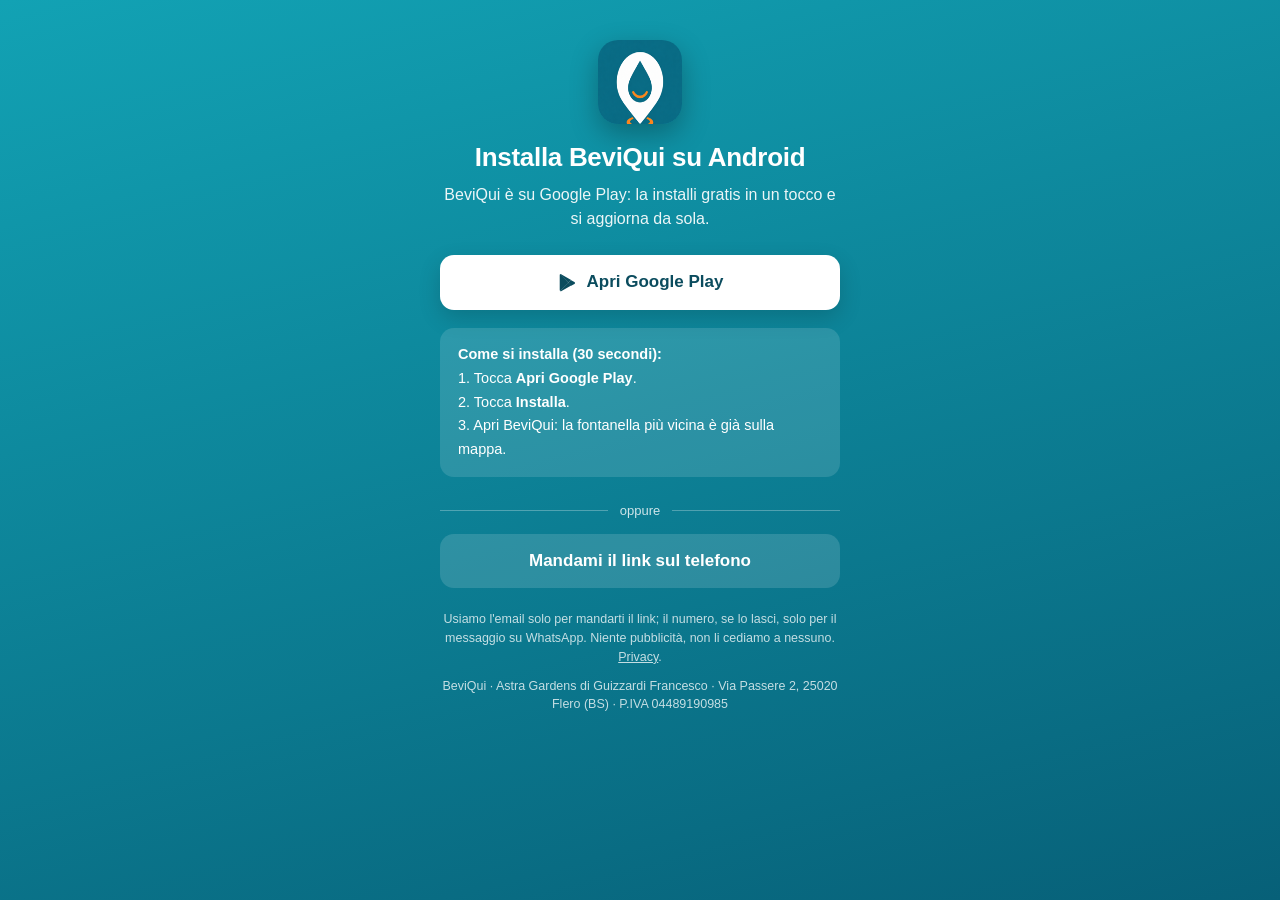
<file: android/index.html>
<!doctype html>
<html lang="it">
  <head>
    <meta charset="utf-8" />
    <meta name="viewport" content="width=device-width, initial-scale=1, viewport-fit=cover" />
    <title>Installa BeviQui su Android</title>
    <meta name="description" content="Installa BeviQui su Android da Google Play: gratis, in un tocco, e si aggiorna da sola. Trova le fontanelle d'acqua pubbliche vicino a te." />
    <link rel="icon" href="/favicon.png" />
    <style>
      * { box-sizing: border-box; margin: 0; }
      body {
        font-family: -apple-system, BlinkMacSystemFont, 'Segoe UI', Roboto, Arial, sans-serif;
        background: linear-gradient(165deg, #12A2B4, #076078);
        color: #fff; min-height: 100dvh; display: flex; align-items: flex-start; justify-content: center;
        padding: 40px 22px calc(40px + env(safe-area-inset-bottom));
      }
      .wrap { width: 100%; max-width: 400px; text-align: center; }
      .logo { width: 84px; height: 84px; margin: 0 auto 18px; display: block;
              border-radius: 20px; box-shadow: 0 10px 28px rgba(0,0,0,.28); }
      h1 { font-size: 26px; line-height: 1.18; margin-bottom: 10px; letter-spacing: -.3px; font-weight: 800; }
      .sub { font-size: 16px; opacity: .92; line-height: 1.5; margin-bottom: 24px; }
      label { display: block; text-align: left; font-size: 14px; font-weight: 700; margin: 0 2px 6px; opacity: .96; }
      label span { opacity: .7; font-weight: 500; }
      .campo {
        width: 100%; font-size: 17px; padding: 15px 16px; border: 0; border-radius: 13px;
        color: #12303A; background: #fff;
      }
      .campo::placeholder { color: #90a7af; }
      .facolt { font-size: 12.5px; opacity: .82; text-align: left; margin: 6px 2px 18px; }
      .btn {
        display: flex; align-items: center; justify-content: center; gap: 9px;
        width: 100%; padding: 17px 18px; border: 0; border-radius: 14px; text-decoration: none;
        font-size: 17px; font-weight: 800; cursor: pointer; font-family: inherit;
        background: #fff; color: #0B4C5E; box-shadow: 0 8px 22px rgba(0,0,0,.16);
        transition: transform .12s ease;
      }
      .btn svg { flex: none; }
      .btn:active { transform: scale(.98); }
      .btn[disabled] { opacity: .6; }
      .btn.secondario { background: rgba(255,255,255,.14); color: #fff; box-shadow: none; font-weight: 700; }
      #err { display: none; color: #FFE0D8; font-weight: 700; font-size: 14px; margin-top: 14px; }
      #ok { display: none; }
      .passi { text-align: left; background: rgba(255,255,255,.13); border-radius: 14px;
               padding: 15px 18px; margin: 18px 0 6px; font-size: 14.5px; line-height: 1.65; }
      .hint { font-size: 12.5px; opacity: .8; margin-top: 12px; line-height: 1.5; }
      .oppure { display: flex; align-items: center; gap: 12px; margin: 26px 0 16px; font-size: 13px; opacity: .8; }
      .oppure::before, .oppure::after { content: ""; flex: 1; height: 1px; background: rgba(255,255,255,.35); }
      details { text-align: left; }
      details summary { list-style: none; cursor: pointer; }
      details summary::-webkit-details-marker { display: none; }
      details[open] summary .btn { margin-bottom: 16px; }
      .canali { font-size: 14px; opacity: .92; line-height: 1.5; margin-top: 14px; }
      .nota { font-size: 12.5px; opacity: .76; margin-top: 22px; line-height: 1.5; }
      .nota a, .canali a { color: #fff; }
      .back { display: inline-block; margin-top: 20px; color: #fff; opacity: .85; font-size: 14px; }
    </style>
  </head>
  <body>
    <div class="wrap">
      <img class="logo" src="/logo-mark.png" alt="BeviQui" />

      <!-- STATO 1: Google Play per primo, il modulo email/WhatsApp come via in più -->
      <div id="form-stato">
        <h1>Installa BeviQui su Android</h1>
        <p class="sub">BeviQui è su Google Play: la installi gratis in un tocco e si aggiorna da sola.</p>
        <!--
          Dal 21/10/2026 BeviQui è PUBBLICA su Google Play (produzione, tutti i Paesi). Il link
          allo store sostituisce l'APK di agosto (1.1.8) e il link di adesione al test chiuso,
          che qui stavano prima: l'APK restava fermo alla versione scaricata (runtimeVersion a
          policy fingerprint, gli aggiornamenti non lo raggiungevano) e il test chiuso non esiste
          più. Aggiornato il 09/11/2026.
        -->
        <a class="btn" id="play" href="https://play.google.com/store/apps/details?id=com.beviqui.app">
          <svg viewBox="0 0 24 24" width="21" height="21" fill="currentColor" aria-hidden="true"><path d="M3.6 2.3c-.3.3-.5.8-.5 1.4v16.6c0 .6.2 1.1.5 1.4l.1.1 9.3-9.3v-.2L3.7 2.2l-.1.1z"/><path d="M16.1 15.6l-3.1-3.1v-.2l3.1-3.1.1.1 3.7 2.1c1 .6 1 1.6 0 2.2l-3.7 2.1-.1-.1z"/><path d="M16.2 15.5L13 12.3 3.6 21.7c.3.4.9.4 1.6 0l11-6.2"/><path d="M16.2 9.1l-11-6.2c-.6-.4-1.2-.3-1.6 0L13 12.3l3.2-3.2z"/></svg>
          Apri Google Play
        </a>
        <div class="passi">
          <strong>Come si installa (30 secondi):</strong><br />
          1. Tocca <strong>Apri Google Play</strong>.<br />
          2. Tocca <strong>Installa</strong>.<br />
          3. Apri BeviQui: la fontanella più vicina è già sulla mappa.
        </div>
        <p class="hint" id="hint-social" style="display:none">
          Google Play resta fermo? Tocca <strong>&#8942;</strong> in alto a destra → <strong>«Apri in Chrome»</strong>.
        </p>

        <div class="oppure">oppure</div>
        <details>
          <summary><span class="btn secondario">Mandami il link sul telefono</span></summary>
          <form id="modulo" novalidate>
            <label for="email">La tua email</label>
            <input id="email" class="campo" type="email" inputmode="email" autocomplete="email"
                   autocapitalize="off" spellcheck="false" placeholder="nome@email.com" required />
            <div style="height:14px"></div>
            <label for="wa">Il tuo WhatsApp <span>(facoltativo)</span></label>
            <input id="wa" class="campo" type="tel" inputmode="tel" autocomplete="tel"
                   placeholder="+39 333 123 4567" />
            <p class="facolt">Se lo lasci, ti mandiamo il link anche su WhatsApp, in orario di lavoro.</p>
            <button type="submit" class="btn" id="invia">Ricevi il link</button>
          </form>
          <p id="err"></p>
        </details>
      </div>

      <!-- STATO 2: link in arrivo -->
      <div id="ok">
        <h1>Fatto, il link è in arrivo</h1>
        <p class="sub" id="canali">Te lo mandiamo via email.</p>
        <a class="btn" href="https://play.google.com/store/apps/details?id=com.beviqui.app">
          <svg viewBox="0 0 24 24" width="21" height="21" fill="currentColor" aria-hidden="true"><path d="M3.6 2.3c-.3.3-.5.8-.5 1.4v16.6c0 .6.2 1.1.5 1.4l.1.1 9.3-9.3v-.2L3.7 2.2l-.1.1z"/><path d="M16.1 15.6l-3.1-3.1v-.2l3.1-3.1.1.1 3.7 2.1c1 .6 1 1.6 0 2.2l-3.7 2.1-.1-.1z"/><path d="M16.2 15.5L13 12.3 3.6 21.7c.3.4.9.4 1.6 0l11-6.2"/><path d="M16.2 9.1l-11-6.2c-.6-.4-1.2-.3-1.6 0L13 12.3l3.2-3.2z"/></svg>
          Apri Google Play adesso
        </a>
        <p class="hint">Intanto puoi installarla da qui: è lo stesso link che ti arriva.</p>
        <a class="back" href="/">← Torna a beviqui.it</a>
      </div>

      <p class="nota">Usiamo l'email solo per mandarti il link; il numero, se lo lasci, solo per il messaggio
        su WhatsApp. Niente pubblicità, non li cediamo a nessuno.
        <a href="/privacy.html">Privacy</a>.</p>
      <p class="nota" style="margin-top:10px">BeviQui · Astra Gardens di Guizzardi Francesco · Via Passere 2, 25020 Flero (BS) · P.IVA 04489190985</p>
    </div>
    <script>
      (function () {
        var URL_FN = 'https://waxzrmlspgpuxvftzkvd.supabase.co/functions/v1/tester-signup';
        // Chiave `anon` di Supabase: pubblica per definizione, da sola non apre nulla (l'archivio
        // degli indirizzi è privato e ci scrive solo la funzione lato server).
        var CHIAVE = 'eyJhbGciOiJIUzI1NiIsInR5cCI6IkpXVCJ9.eyJpc3MiOiJzdXBhYmFzZSIsInJlZiI6IndheHpybWxzcGdwdXh2ZnR6a3ZkIiwicm9sZSI6ImFub24iLCJpYXQiOjE3ODA5Mjc5MjksImV4cCI6MjA5NjUwMzkyOX0.J4vSIKgqDTjAQpSJb81kGD1Yhdrp0eyo_4y3yNcgiX0';
        var modulo = document.getElementById('modulo');
        var email = document.getElementById('email');
        var wa = document.getElementById('wa');
        var invia = document.getElementById('invia');
        var err = document.getElementById('err');
        var formStato = document.getElementById('form-stato');
        var ok = document.getElementById('ok');
        var canali = document.getElementById('canali');
        // Dentro Instagram/Facebook il passaggio a Google Play a volte resta fermo: mostro il trucco "apri in Chrome".
        var dentroSocial = /Instagram|FBAN|FBAV|FB_IAB|TikTok|Snapchat|Line\//i.test(navigator.userAgent || '');
        if (dentroSocial) document.getElementById('hint-social').style.display = 'block';
        function mostraErr(t) { err.textContent = t; err.style.display = 'block'; }
        modulo.addEventListener('submit', function (e) {
          e.preventDefault();
          err.style.display = 'none';
          var mail = (email.value || '').trim();
          if (!/^[^@\s]+@[^@\s]+\.[a-z]{2,}$/i.test(mail)) {
            mostraErr('Controlla l’email: sembra incompleta.');
            return;
          }
          var tel = (wa.value || '').replace(/[^\d+]/g, '');
          invia.disabled = true;
          invia.textContent = 'Un attimo…';
          fetch(URL_FN, {
            method: 'POST',
            headers: { 'Content-Type': 'application/json', apikey: CHIAVE, Authorization: 'Bearer ' + CHIAVE },
            body: JSON.stringify({ email: mail, telefono: tel, fonte: 'sito/android' }),
          })
            .then(function (r) { return r.json().then(function (d) { return { ok: r.ok, d: d }; }); })
            .then(function (res) {
              if (!res.ok) throw new Error((res.d && res.d.error) || 'Riprova tra poco.');
              formStato.style.display = 'none';
              ok.style.display = 'block';
              canali.textContent = tel
                ? 'Te lo mandiamo via email e su WhatsApp, in orario di lavoro.'
                : 'Te lo mandiamo via email.';
              window.scrollTo(0, 0);
            })
            .catch(function (er) {
              invia.disabled = false;
              invia.textContent = 'Ricevi il link';
              mostraErr(String((er && er.message) || 'Riprova tra poco.'));
            });
        });
      })();
    </script>
  </body>
</html>
</file>
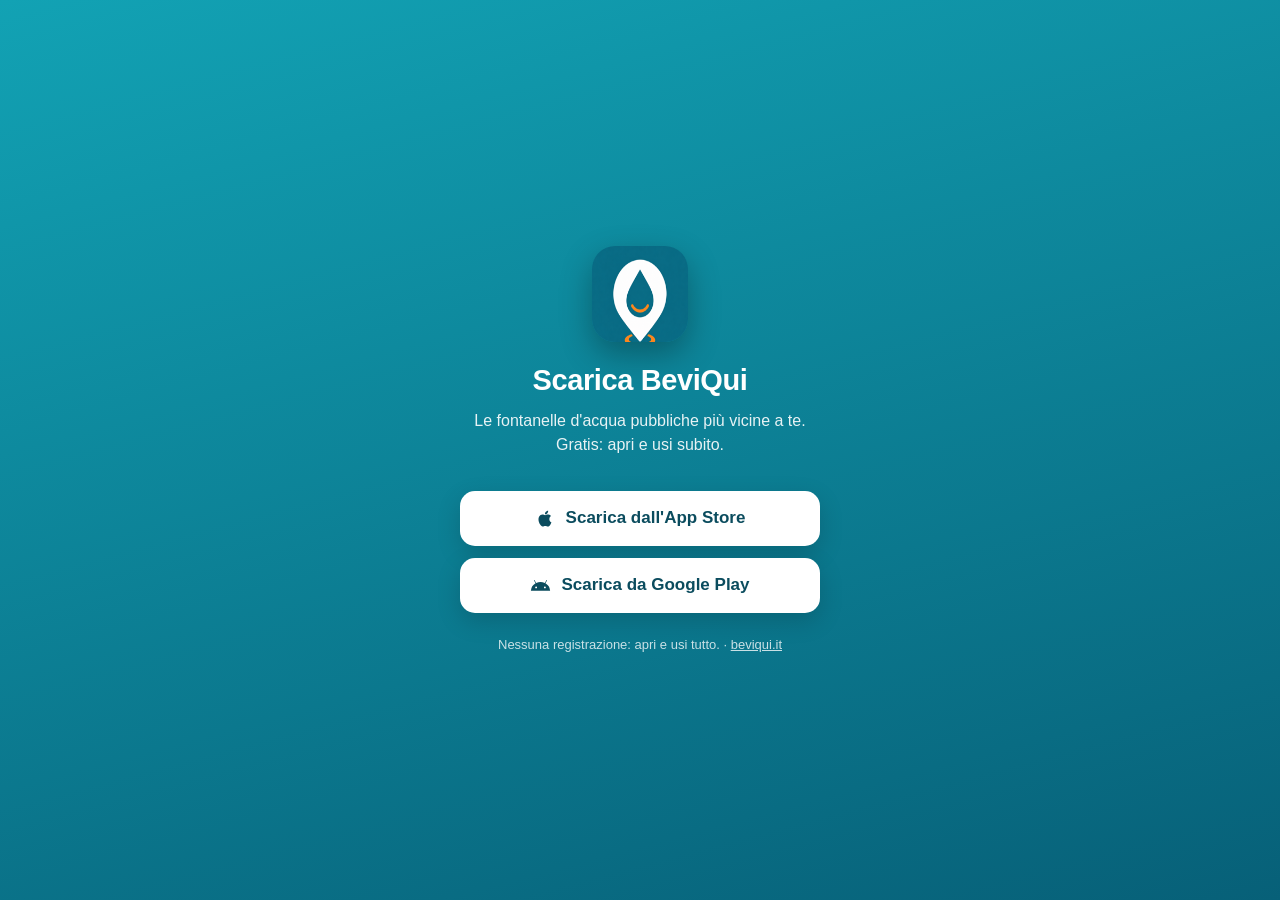
<file: app/index.html>
<!doctype html>
<html lang="it">
  <head>
    <meta charset="utf-8" />
    <meta name="viewport" content="width=device-width, initial-scale=1" />
    <title>Scarica BeviQui</title>
    <meta name="description" content="Scarica BeviQui: trovi le fontanelle d'acqua pubbliche più vicine a te. Gratis." />
    <link rel="icon" href="/favicon.png" />
    <meta property="og:title" content="Scarica BeviQui" />
    <meta property="og:description" content="Trova l'acqua pubblica vicino a te. Gratis." />
    <meta property="og:image" content="/og-image.png" />
    <style>
      * { box-sizing: border-box; margin: 0; }
      body {
        font-family: -apple-system, BlinkMacSystemFont, 'Segoe UI', Roboto, Arial, sans-serif;
        background: linear-gradient(165deg, #12A2B4, #076078);
        color: #fff; min-height: 100dvh; display: flex; align-items: center; justify-content: center;
        padding: 32px 22px calc(32px + env(safe-area-inset-bottom));
      }
      .wrap { width: 100%; max-width: 360px; text-align: center; }
      /* Icona come una vera icona-app: piastrella arrotondata con ombra morbida, non un quadrato tagliato. */
      .logo { width: 96px; height: 96px; margin: 0 auto 22px; display: block;
              border-radius: 23px; box-shadow: 0 12px 32px rgba(0,0,0,.30); }
      h1 { font-size: 29px; line-height: 1.15; margin-bottom: 12px; letter-spacing: -.4px; font-weight: 800; }
      .sub { font-size: 16px; opacity: .9; line-height: 1.5; margin-bottom: 34px; }
      /* Un solo stile per tutti i pulsanti: bianchi, coerenti. Niente stacco di colore fra le piattaforme. */
      .btn {
        display: flex; align-items: center; justify-content: center; gap: 10px;
        width: 100%; padding: 17px 18px; border-radius: 15px; text-decoration: none;
        font-size: 17px; font-weight: 700; margin-bottom: 12px;
        background: #fff; color: #0B4C5E; box-shadow: 0 8px 24px rgba(0,0,0,.16);
        transition: transform .12s ease;
      }
      .btn svg { flex: none; }
      .btn:active { transform: scale(.98); }
      .nota { font-size: 13px; opacity: .78; margin-top: 22px; line-height: 1.5; }
      .nota a { color: #fff; }
      .hide { display: none !important; }
    </style>
  </head>
  <body>
    <div class="wrap">
      <img class="logo" src="/logo-mark.png" alt="BeviQui" />
      <h1>Scarica BeviQui</h1>
      <p class="sub">Le fontanelle d'acqua pubbliche più vicine a te. Gratis: apri e usi subito.</p>

      <a class="btn" id="ios" href="https://apps.apple.com/it/app/id6775767613">
        <svg viewBox="0 0 24 24" width="21" height="21" fill="currentColor" aria-hidden="true"><path d="M16.36 12.72c-.02-2.3 1.88-3.4 1.96-3.45-1.07-1.56-2.73-1.78-3.32-1.8-1.41-.14-2.76.83-3.48.83-.72 0-1.83-.81-3-.79-1.54.02-2.96.9-3.75 2.28-1.6 2.78-.41 6.9 1.15 9.16.76 1.1 1.67 2.34 2.86 2.3 1.15-.05 1.58-.74 2.97-.74 1.39 0 1.78.74 3 .72 1.24-.02 2.02-1.12 2.78-2.23.88-1.28 1.24-2.52 1.26-2.58-.03-.01-2.41-.93-2.43-3.7zM14.1 5.9c.63-.77 1.06-1.83.94-2.9-.91.04-2.01.61-2.66 1.37-.58.68-1.09 1.76-.95 2.8 1.01.08 2.04-.51 2.67-1.27z"/></svg>
        Scarica dall'App Store
      </a>

      <a class="btn" id="android" href="https://play.google.com/store/apps/details?id=com.beviqui.app">
        <svg viewBox="0 0 24 24" width="21" height="21" fill="currentColor" aria-hidden="true"><path d="M17.6 9.48l1.84-3.18a.38.38 0 00-.14-.52.38.38 0 00-.52.14l-1.86 3.22a11.4 11.4 0 00-9.84 0L5.22 5.92a.38.38 0 00-.52-.14.38.38 0 00-.14.52L6.4 9.48A10.8 10.8 0 001 18h22a10.8 10.8 0 00-5.4-8.52zM7 15.25a1.1 1.1 0 110-2.2 1.1 1.1 0 010 2.2zm10 0a1.1 1.1 0 110-2.2 1.1 1.1 0 010 2.2z"/></svg>
        Scarica da Google Play
      </a>

      <p class="nota">Nessuna registrazione: apri e usi tutto. · <a href="/">beviqui.it</a></p>
    </div>

    <script>
      // UN SOLO LINK CHE PORTA DOVE SERVE.
      // Chi arriva da un browser normale viene mandato subito dove deve andare (App Store su
      // iPhone, Google Play su Android): un tocco solo, come dev'essere.
      // ⚠️ Dentro Instagram/Facebook NON si rimbalza: lì il passaggio allo store spesso non parte e
      // si finirebbe su una pagina bianca, senza nemmeno un pulsante da toccare. Meglio mostrare
      // questa pagina, che i pulsanti ce li ha.
      (function () {
        var ua = navigator.userAgent || '';
        // iPad con iPadOS 13+ si maschera da Mac: lo riconosco perche' ha il touch (un Mac vero no).
        var iPadComeMac = (navigator.platform === 'MacIntel' || /Macintosh/i.test(ua)) &&
                          typeof navigator.maxTouchPoints === 'number' && navigator.maxTouchPoints > 1;
        var iOS = /iPhone|iPad|iPod/i.test(ua) || iPadComeMac;
        var android = /Android/i.test(ua);
        // Browser DENTRO un social (Instagram, Facebook, ecc.): li' il rimbalzo verso l'App Store
        // puo' "morire" su una pagina bianca (limite del browser interno di Meta), percio' e' gestito
        // a parte.
        var dentroSocial = /Instagram|FBAN|FBAV|FBIOS|FB_IAB|TikTok|musical_ly|Snapchat|Line\/|Pinterest|Twitter|WhatsApp/i.test(ua);
        var resta = location.search.indexOf('resta=1') >= 0; // per vedere la pagina senza rimbalzo
        var APPSTORE = 'https://apps.apple.com/it/app/id6775767613';
        var PLAY = 'https://play.google.com/store/apps/details?id=com.beviqui.app'; // BeviQui e' pubblica su Google Play dal 21/10/2026
        var btnIos = document.getElementById('ios');
        var btnAnd = document.getElementById('android');

        // Sul TELEFONO mostro UN SOLO pulsante, quello del suo sistema: niente doppioni, niente stacco
        // di colori fra le piattaforme. Sul computer (non so che telefono ha) restano entrambi.
        if (iOS) btnAnd.classList.add('hide');
        else if (android) btnIos.classList.add('hide');

        if (resta) return; // per vedere la pagina senza rimbalzo

        // ---- DENTRO INSTAGRAM / FACEBOOK ----
        if (dentroSocial) {
          // iPhone: niente rimbalzo forzato (dentro il browser di Meta finirebbe su una pagina
          // bianca): resta la pagina con il pulsante "Scarica dall'App Store", che si apre col tocco.
          // Android: anche verso Google Play il rimbalzo dentro il browser di Meta puo' restare fermo:
          // resta la pagina con il pulsante "Scarica da Google Play", che si apre col tocco.
          return;
        }

        // ---- BROWSER NORMALE (Safari/Chrome) ---- si va DRITTI, un tocco solo.
        // "https://apps.apple.com/..." e' un universal link: apre l'app App Store (mai schemi custom
        // tipo itms-apps:// che nei webview danno pagine vuote).
        if (iOS) location.replace(APPSTORE);
        else if (android) location.replace(PLAY);
        // Da computer non si rimbalza: restano i due pulsanti.
      })();
    </script>
  </body>
</html>
</file>
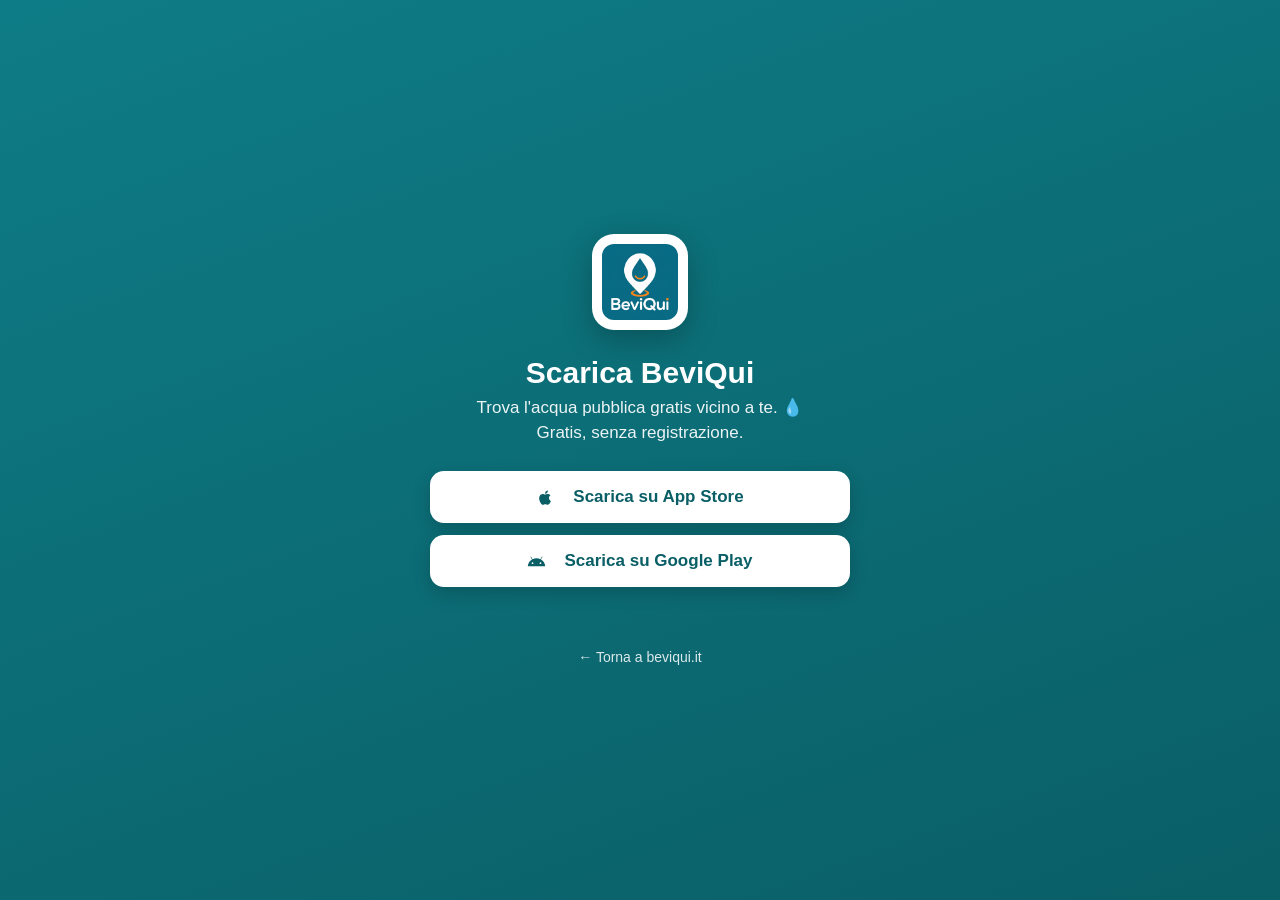
<file: scarica/index.html>
<!doctype html>
<html lang="it">
<head>
  <meta charset="utf-8" />
  <meta name="viewport" content="width=device-width, initial-scale=1" />
  <title>Scarica BeviQui — l'app dell'acqua pubblica gratis</title>
  <meta name="description" content="Scarica BeviQui: trova fontanelle e acqua pubblica gratis vicino a te. Su iPhone dall'App Store, su Android da Google Play. Gratis, senza registrazione." />
  <meta name="robots" content="index,follow" />
  <link rel="icon" href="/favicon.png" />
  <meta property="og:title" content="Scarica BeviQui" />
  <meta property="og:description" content="Trova l'acqua pubblica gratis vicino a te. Su iPhone dall'App Store, su Android da Google Play." />
  <meta property="og:image" content="/og-image.png" />
  <style>
    :root { --teal: #0E7C86; --teal-dark: #0a5e66; --ink: #0f2a2d; }
    * { box-sizing: border-box; }
    html, body { margin: 0; }
    body {
      font-family: -apple-system, BlinkMacSystemFont, 'Segoe UI', Roboto, Helvetica, Arial, sans-serif;
      background: linear-gradient(160deg, var(--teal) 0%, var(--teal-dark) 100%);
      color: #fff; min-height: 100vh;
      display: flex; align-items: center; justify-content: center; padding: 28px;
    }
    .card { width: 100%; max-width: 420px; text-align: center; }
    .logo { width: 96px; height: 96px; border-radius: 22px; background: #fff; padding: 10px; object-fit: contain; box-shadow: 0 10px 30px rgba(0,0,0,.25); }
    h1 { font-size: 30px; margin: 22px 0 6px; }
    .sub { font-size: 17px; opacity: .92; margin: 0 0 26px; line-height: 1.45; }
    .btns { display: flex; flex-direction: column; gap: 12px; }
    .btn {
      display: flex; align-items: center; justify-content: center; gap: 10px;
      padding: 16px 18px; border-radius: 14px; font-size: 17px; font-weight: 700;
      text-decoration: none; background: #fff; color: var(--teal-dark);
      box-shadow: 0 6px 18px rgba(0,0,0,.18); transition: transform .12s ease;
    }
    .btn:active { transform: scale(.98); }
    .btn.soon { background: rgba(255,255,255,.18); color: #fff; box-shadow: none; cursor: default; }
    .btn.hi { outline: 3px solid #ffd84d; outline-offset: 2px; }
    .note { margin: 18px 0 0; font-size: 14px; opacity: .9; min-height: 18px; }
    .back { display: inline-block; margin-top: 26px; color: #fff; opacity: .85; font-size: 14px; text-decoration: none; }
    .back:hover { text-decoration: underline; }
  </style>
</head>
<body>

  <main class="card">
    <img class="logo" src="/logo.png" alt="BeviQui" />
    <h1>Scarica BeviQui</h1>
    <p class="sub">Trova l'acqua pubblica gratis vicino a te. 💧<br />Gratis, senza registrazione.</p>
    <div class="btns">
      <!-- iOS: LIVE su App Store dal 28/06/2026 -->
      <a id="ios" class="btn" href="https://apps.apple.com/it/app/beviqui-fontanelle-e-acqua/id6775767613"><svg viewBox="0 0 24 24" width="19" height="19" fill="currentColor" aria-hidden="true" style="vertical-align:-3px;margin-right:8px"><path d="M16.36 12.72c-.02-2.3 1.88-3.4 1.96-3.45-1.07-1.56-2.73-1.78-3.32-1.8-1.41-.14-2.76.83-3.48.83-.72 0-1.83-.81-3-.79-1.54.02-2.96.9-3.75 2.28-1.6 2.78-.41 6.9 1.15 9.16.76 1.1 1.67 2.34 2.86 2.3 1.15-.05 1.58-.74 2.97-.74 1.39 0 1.78.74 3 .72 1.24-.02 2.02-1.12 2.78-2.23.88-1.28 1.24-2.52 1.26-2.58-.03-.01-2.41-.93-2.43-3.7zM14.1 5.9c.63-.77 1.06-1.83.94-2.9-.91.04-2.01.61-2.66 1.37-.58.68-1.09 1.76-.95 2.8 1.01.08 2.04-.51 2.67-1.27z"/></svg>Scarica su App Store</a>
      <!-- Android: PUBBLICA su Google Play dal 21/10/2026 -->
      <a id="android" class="btn" href="https://play.google.com/store/apps/details?id=com.beviqui.app"><svg viewBox="0 0 24 24" width="19" height="19" fill="currentColor" aria-hidden="true" style="vertical-align:-3px;margin-right:8px"><path d="M17.6 9.48l1.84-3.18a.38.38 0 00-.14-.52.38.38 0 00-.52.14l-1.86 3.22a11.4 11.4 0 00-9.84 0L5.22 5.92a.38.38 0 00-.52-.14.38.38 0 00-.14.52L6.4 9.48A10.8 10.8 0 001 18h22a10.8 10.8 0 00-5.4-8.52zM7 15.25a1.1 1.1 0 110-2.2 1.1 1.1 0 010 2.2zm10 0a1.1 1.1 0 110-2.2 1.1 1.1 0 010 2.2z"/></svg>Scarica su Google Play</a>
    </div>
    <p class="note" id="note"></p>
    <a class="back" href="/">← Torna a beviqui.it</a>
  </main>
  <script>
    // Rileva il dispositivo ed evidenzia il pulsante giusto.
    var ua = navigator.userAgent || '';
    var isIOS = /iPhone|iPad|iPod/i.test(ua);
    var isAnd = /Android/i.test(ua);
    if (isIOS) {
      document.getElementById('ios').classList.add('hi');
      document.getElementById('note').textContent = 'Già disponibile su App Store per iPhone (iOS 15.1+).';
    }
    if (isAnd) {
      document.getElementById('android').classList.add('hi');
      document.getElementById('note').textContent = 'Disponibile su Google Play per Android.';
    }
  </script>
  </body>
</html>
</file>
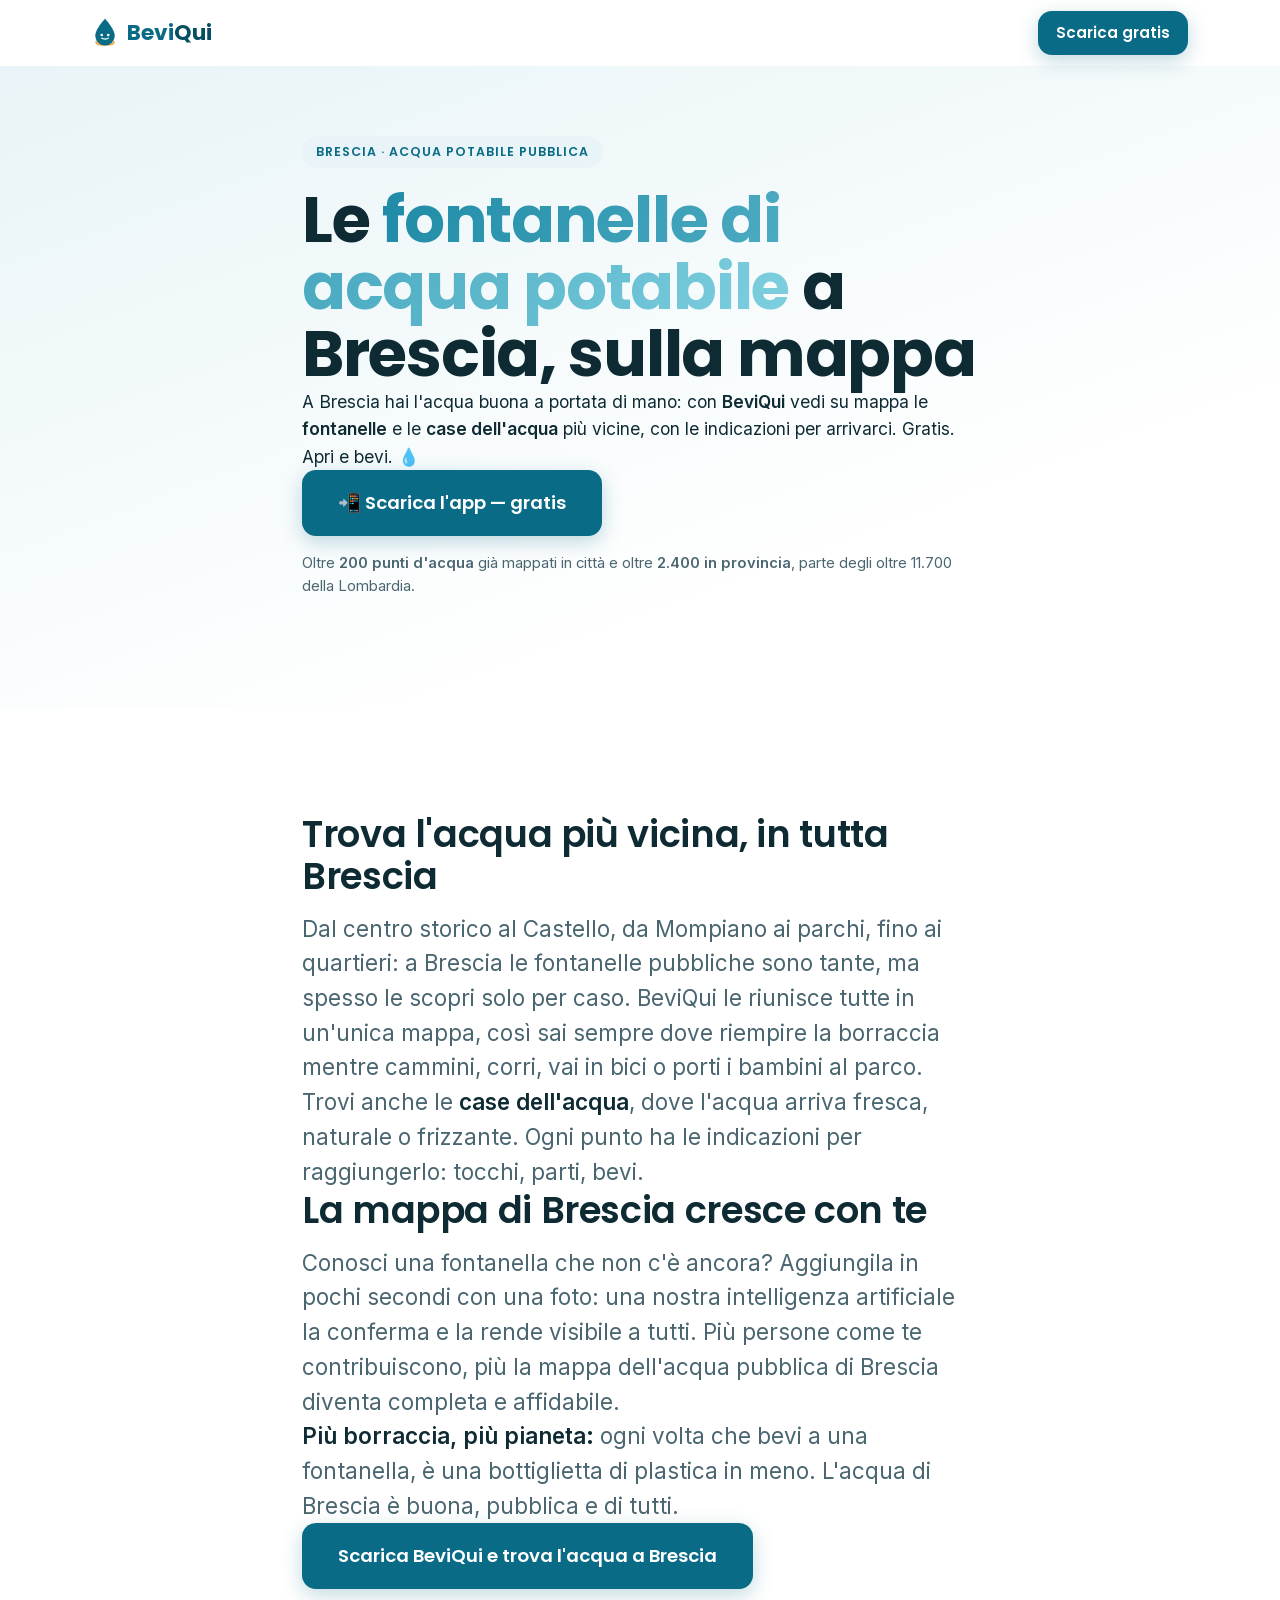
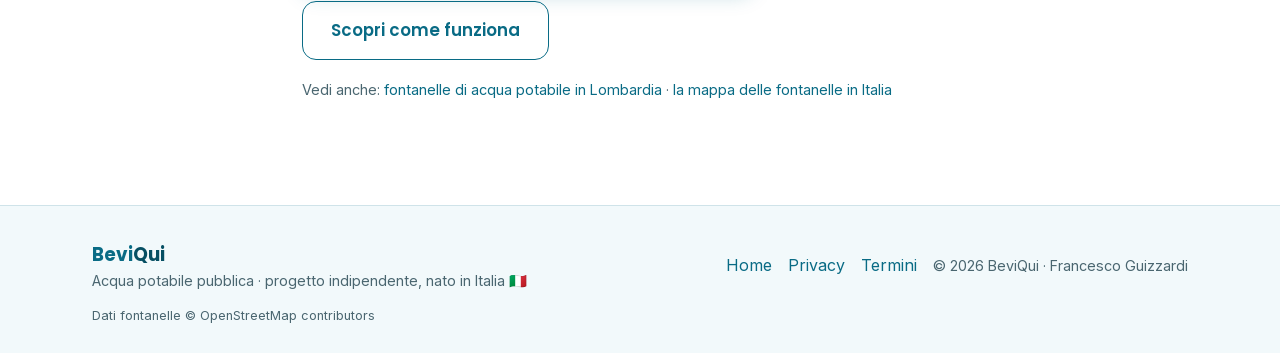
<file: fontanelle/brescia/index.html>
<!doctype html>
<html lang="it">
<head>
  <meta charset="utf-8" />
  <meta name="viewport" content="width=device-width, initial-scale=1" />
  <title>Fontanelle acqua potabile a Brescia sulla mappa | BeviQui</title>
  <meta name="description" content="Tutte le fontanelle e le case dell'acqua potabile a Brescia, su mappa. Oltre 200 punti in città e oltre 2.400 in provincia. App gratis. Riempi la borraccia." />
  <meta property="og:title" content="Fontanelle acqua potabile a Brescia sulla mappa | BeviQui" />
  <meta property="og:description" content="Trova le fontanelle di acqua potabile pubbliche a Brescia, su mappa. App gratis, senza registrazione." />
  <meta property="og:type" content="website" />
  <meta property="og:url" content="https://beviqui.it/fontanelle/brescia" />
  <meta property="og:locale" content="it_IT" />
  <meta property="og:image" content="https://beviqui.it/og-image.png" />
  <meta name="robots" content="index,follow" />
  <meta name="theme-color" content="#096B85" />
  <link rel="canonical" href="https://beviqui.it/fontanelle/brescia" />
  <link rel="icon" type="image/png" href="/favicon.png" />
  <script type="application/ld+json">
  {"@context":"https://schema.org","@graph":[
    {"@type":"BreadcrumbList","itemListElement":[
      {"@type":"ListItem","position":1,"name":"Home","item":"https://beviqui.it/"},
      {"@type":"ListItem","position":2,"name":"Fontanelle","item":"https://beviqui.it/fontanelle/brescia"},
      {"@type":"ListItem","position":3,"name":"Brescia","item":"https://beviqui.it/fontanelle/brescia"}
    ]},
    {"@type":"WebPage","name":"Fontanelle acqua potabile a Brescia","url":"https://beviqui.it/fontanelle/brescia","inLanguage":"it-IT","about":"Fontanelle e case dell'acqua potabile pubbliche a Brescia","isPartOf":{"@type":"WebSite","name":"BeviQui","url":"https://beviqui.it/"}}
  ]}
  </script>
  <link rel="stylesheet" href="/style.css" />
</head>
<body>
  <header class="nav" id="nav">
    <div class="wrap nav-row">
      <a class="brand" href="/" aria-label="BeviQui">
        <span class="brand-drop" aria-hidden="true">
          <svg viewBox="0 0 32 38" width="26" height="31"><ellipse cx="16" cy="31" rx="11" ry="3.4" fill="none" stroke="#F2A33C" stroke-width="2"/><path d="M16 2s12 12.5 12 21a12 12 0 1 1-24 0C4 14.5 16 2 16 2z" fill="#096B85"/><circle cx="12" cy="22" r="1.6" fill="#fff"/><circle cx="20" cy="22" r="1.6" fill="#fff"/><path d="M12 26c1.2 1.4 6.8 1.4 8 0" stroke="#fff" stroke-width="1.6" fill="none" stroke-linecap="round"/></svg>
        </span>
        <span class="brand-name">Bevi<span>Qui</span></span>
      </a>
      <a class="btn btn-primary btn-sm" href="/scarica">Scarica gratis</a>
    </div>
  </header>

  <main>
    <section class="hero">
      <div class="wrap narrow">
        <span class="eyebrow">Brescia · acqua potabile pubblica</span>
        <h1>Le <span class="grad">fontanelle di acqua potabile</span> a Brescia, sulla mappa</h1>
        <p class="lead">A Brescia hai l'acqua buona a portata di mano: con <strong>BeviQui</strong> vedi su mappa le <strong>fontanelle</strong> e le <strong>case dell'acqua</strong> più vicine, con le indicazioni per arrivarci. Gratis. Apri e bevi. 💧</p>
        <div class="cta-row">
          <a class="btn btn-primary btn-lg" href="/scarica">📲 Scarica l'app — gratis</a>
        </div>
        <p class="microcopy">Oltre <strong>200 punti d'acqua</strong> già mappati in città e oltre <strong>2.400 in provincia</strong>, parte degli oltre 11.700 della Lombardia.</p>
      </div>
    </section>

    <section class="section">
      <div class="wrap narrow">
        <h2>Trova l'acqua più vicina, in tutta Brescia</h2>
        <p class="big">Dal centro storico al Castello, da Mompiano ai parchi, fino ai quartieri: a Brescia le fontanelle pubbliche sono tante, ma spesso le scopri solo per caso. BeviQui le riunisce tutte in un'unica mappa, così sai sempre dove riempire la borraccia mentre cammini, corri, vai in bici o porti i bambini al parco.</p>
        <p class="big">Trovi anche le <strong>case dell'acqua</strong>, dove l'acqua arriva fresca, naturale o frizzante. Ogni punto ha le indicazioni per raggiungerlo: tocchi, parti, bevi.</p>
        <h2>La mappa di Brescia cresce con te</h2>
        <p class="big">Conosci una fontanella che non c'è ancora? Aggiungila in pochi secondi con una foto: una nostra intelligenza artificiale la conferma e la rende visibile a tutti. Più persone come te contribuiscono, più la mappa dell'acqua pubblica di Brescia diventa completa e affidabile.</p>
        <p class="big"><strong>Più borraccia, più pianeta:</strong> ogni volta che bevi a una fontanella, è una bottiglietta di plastica in meno. L'acqua di Brescia è buona, pubblica e di tutti.</p>
        <div class="cta-row">
          <a class="btn btn-primary btn-lg" href="/scarica">Scarica BeviQui e trova l'acqua a Brescia</a>
          <a class="btn btn-ghost" href="/">Scopri come funziona</a>
        </div>
        <p class="muted small" style="margin-top:18px">Vedi anche: <a href="/fontanelle/lombardia">fontanelle di acqua potabile in Lombardia</a> · <a href="/">la mappa delle fontanelle in Italia</a></p>
      </div>
    </section>
  </main>

  <footer class="footer">
    <div class="wrap footer-row">
      <div>
        <span class="brand-name small">Bevi<span>Qui</span></span>
        <p class="muted small">Acqua potabile pubblica · progetto indipendente, nato in Italia 🇮🇹</p>
      </div>
      <div class="footer-links">
        <a href="/">Home</a>
        <a href="/privacy.html">Privacy</a>
        <a href="/termini.html">Termini</a>
        <span class="muted small">© 2026 BeviQui · Francesco Guizzardi</span>
      </div>
    </div>
    <p class="wrap muted xsmall credits">Dati fontanelle © OpenStreetMap contributors</p>
  </footer>
</body>
</html>
</file>
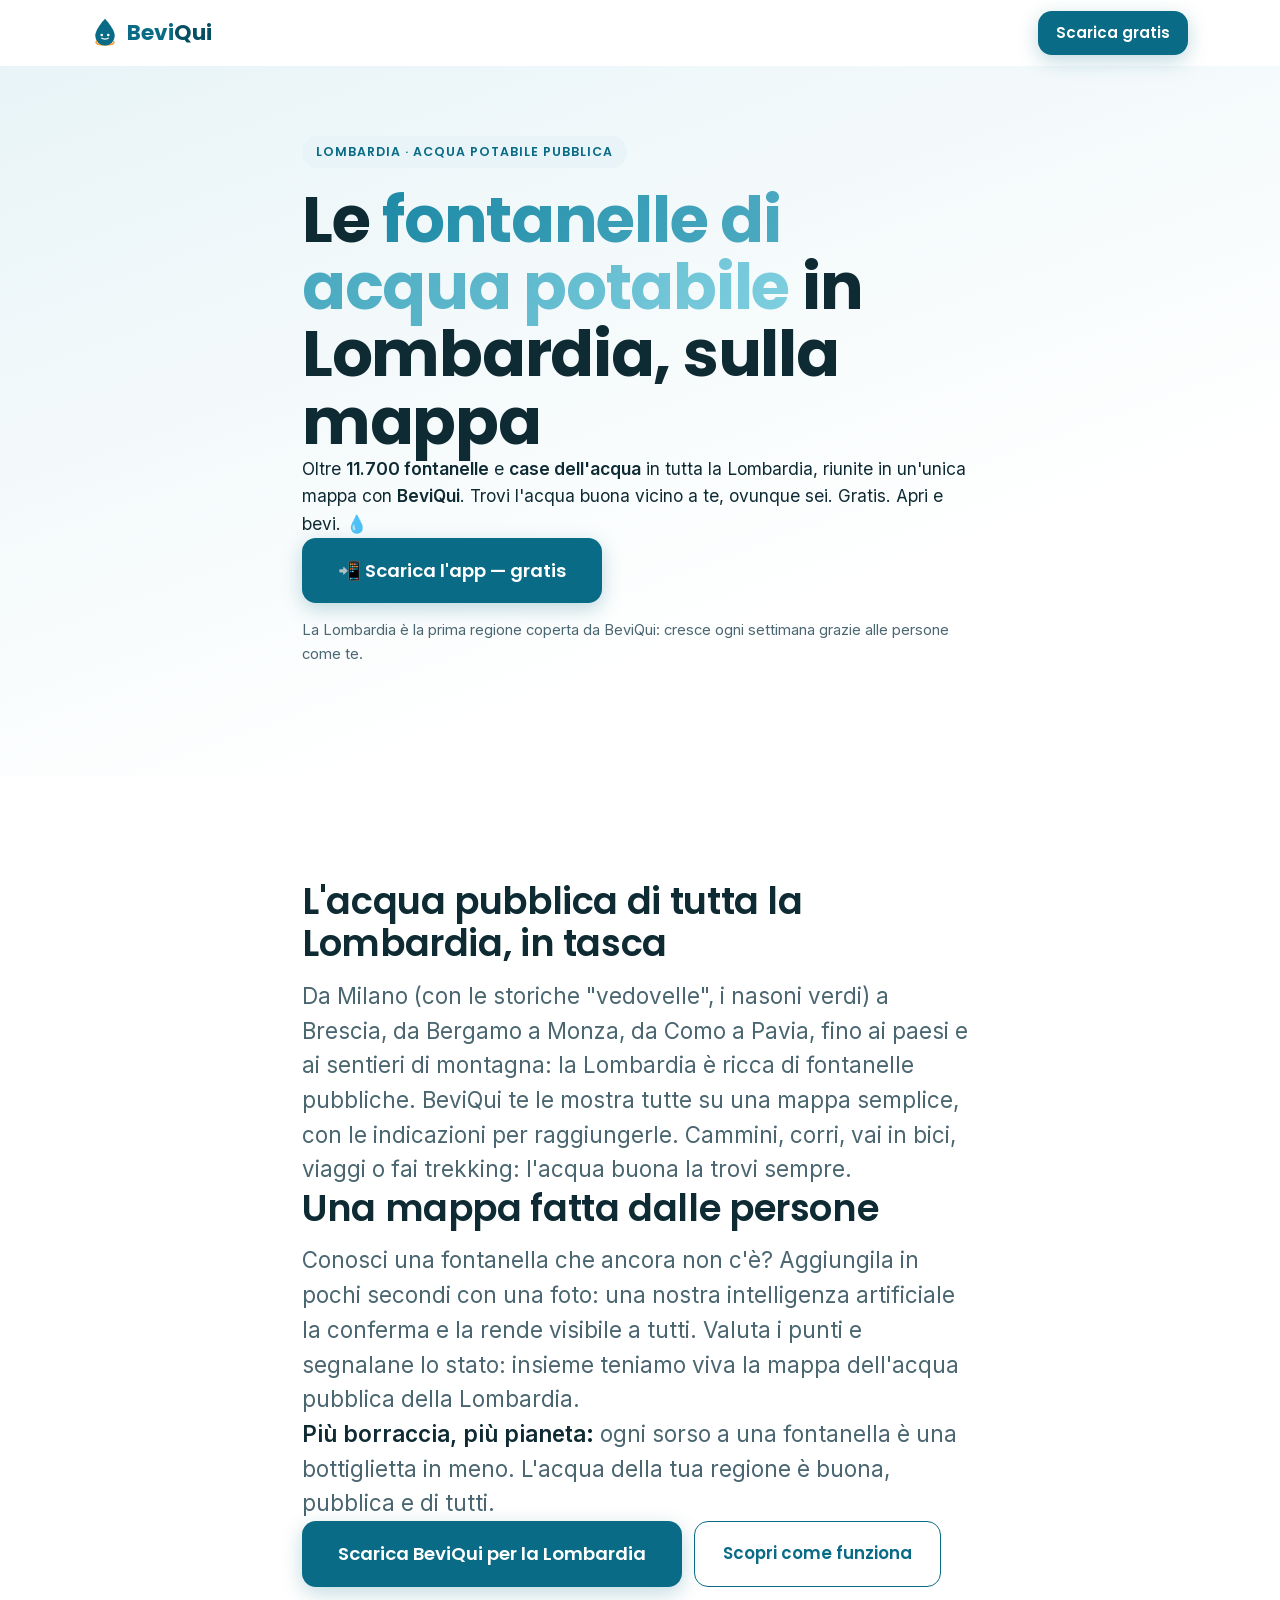
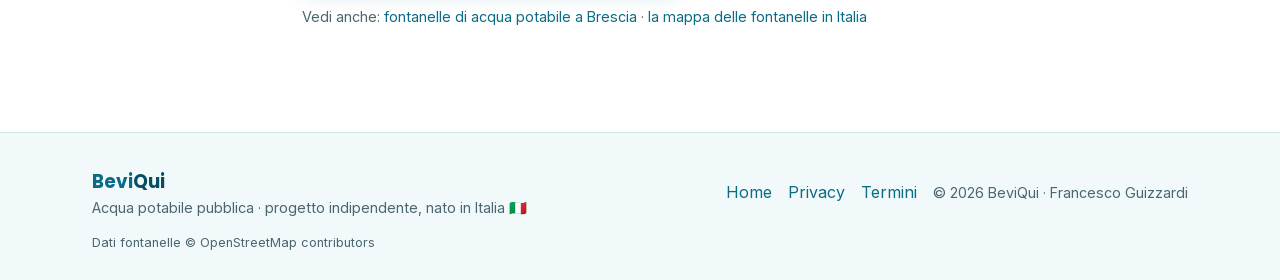
<file: fontanelle/lombardia/index.html>
<!doctype html>
<html lang="it">
<head>
  <meta charset="utf-8" />
  <meta name="viewport" content="width=device-width, initial-scale=1" />
  <title>Fontanelle acqua potabile in Lombardia (oltre 11.700) | BeviQui</title>
  <meta name="description" content="Oltre 11.700 fontanelle e case dell'acqua potabile in Lombardia, su mappa: Milano, Brescia, Bergamo, Monza, Como e oltre. App gratis. Riempi la borraccia vicino a te." />
  <meta property="og:title" content="Fontanelle acqua potabile in Lombardia (oltre 11.700) | BeviQui" />
  <meta property="og:description" content="La mappa delle fontanelle di acqua potabile pubbliche in Lombardia. App gratis, senza registrazione." />
  <meta property="og:type" content="website" />
  <meta property="og:url" content="https://beviqui.it/fontanelle/lombardia" />
  <meta property="og:locale" content="it_IT" />
  <meta property="og:image" content="https://beviqui.it/og-image.png" />
  <meta name="robots" content="index,follow" />
  <meta name="theme-color" content="#096B85" />
  <link rel="canonical" href="https://beviqui.it/fontanelle/lombardia" />
  <link rel="icon" type="image/png" href="/favicon.png" />
  <script type="application/ld+json">
  {"@context":"https://schema.org","@graph":[
    {"@type":"BreadcrumbList","itemListElement":[
      {"@type":"ListItem","position":1,"name":"Home","item":"https://beviqui.it/"},
      {"@type":"ListItem","position":2,"name":"Fontanelle","item":"https://beviqui.it/fontanelle/lombardia"},
      {"@type":"ListItem","position":3,"name":"Lombardia","item":"https://beviqui.it/fontanelle/lombardia"}
    ]},
    {"@type":"WebPage","name":"Fontanelle acqua potabile in Lombardia","url":"https://beviqui.it/fontanelle/lombardia","inLanguage":"it-IT","about":"Fontanelle e case dell'acqua potabile pubbliche in Lombardia","isPartOf":{"@type":"WebSite","name":"BeviQui","url":"https://beviqui.it/"}}
  ]}
  </script>
  <link rel="stylesheet" href="/style.css" />
</head>
<body>
  <header class="nav" id="nav">
    <div class="wrap nav-row">
      <a class="brand" href="/" aria-label="BeviQui">
        <span class="brand-drop" aria-hidden="true">
          <svg viewBox="0 0 32 38" width="26" height="31"><ellipse cx="16" cy="31" rx="11" ry="3.4" fill="none" stroke="#F2A33C" stroke-width="2"/><path d="M16 2s12 12.5 12 21a12 12 0 1 1-24 0C4 14.5 16 2 16 2z" fill="#096B85"/><circle cx="12" cy="22" r="1.6" fill="#fff"/><circle cx="20" cy="22" r="1.6" fill="#fff"/><path d="M12 26c1.2 1.4 6.8 1.4 8 0" stroke="#fff" stroke-width="1.6" fill="none" stroke-linecap="round"/></svg>
        </span>
        <span class="brand-name">Bevi<span>Qui</span></span>
      </a>
      <a class="btn btn-primary btn-sm" href="/scarica">Scarica gratis</a>
    </div>
  </header>

  <main>
    <section class="hero">
      <div class="wrap narrow">
        <span class="eyebrow">Lombardia · acqua potabile pubblica</span>
        <h1>Le <span class="grad">fontanelle di acqua potabile</span> in Lombardia, sulla mappa</h1>
        <p class="lead">Oltre <strong>11.700 fontanelle</strong> e <strong>case dell'acqua</strong> in tutta la Lombardia, riunite in un'unica mappa con <strong>BeviQui</strong>. Trovi l'acqua buona vicino a te, ovunque sei. Gratis. Apri e bevi. 💧</p>
        <div class="cta-row">
          <a class="btn btn-primary btn-lg" href="/scarica">📲 Scarica l'app — gratis</a>
        </div>
        <p class="microcopy">La Lombardia è la prima regione coperta da BeviQui: cresce ogni settimana grazie alle persone come te.</p>
      </div>
    </section>

    <section class="section">
      <div class="wrap narrow">
        <h2>L'acqua pubblica di tutta la Lombardia, in tasca</h2>
        <p class="big">Da Milano (con le storiche "vedovelle", i nasoni verdi) a Brescia, da Bergamo a Monza, da Como a Pavia, fino ai paesi e ai sentieri di montagna: la Lombardia è ricca di fontanelle pubbliche. BeviQui te le mostra tutte su una mappa semplice, con le indicazioni per raggiungerle. Cammini, corri, vai in bici, viaggi o fai trekking: l'acqua buona la trovi sempre.</p>
        <h2>Una mappa fatta dalle persone</h2>
        <p class="big">Conosci una fontanella che ancora non c'è? Aggiungila in pochi secondi con una foto: una nostra intelligenza artificiale la conferma e la rende visibile a tutti. Valuta i punti e segnalane lo stato: insieme teniamo viva la mappa dell'acqua pubblica della Lombardia.</p>
        <p class="big"><strong>Più borraccia, più pianeta:</strong> ogni sorso a una fontanella è una bottiglietta in meno. L'acqua della tua regione è buona, pubblica e di tutti.</p>
        <div class="cta-row">
          <a class="btn btn-primary btn-lg" href="/scarica">Scarica BeviQui per la Lombardia</a>
          <a class="btn btn-ghost" href="/">Scopri come funziona</a>
        </div>
        <p class="muted small" style="margin-top:18px">Vedi anche: <a href="/fontanelle/brescia">fontanelle di acqua potabile a Brescia</a> · <a href="/">la mappa delle fontanelle in Italia</a></p>
      </div>
    </section>
  </main>

  <footer class="footer">
    <div class="wrap footer-row">
      <div>
        <span class="brand-name small">Bevi<span>Qui</span></span>
        <p class="muted small">Acqua potabile pubblica · progetto indipendente, nato in Italia 🇮🇹</p>
      </div>
      <div class="footer-links">
        <a href="/">Home</a>
        <a href="/privacy.html">Privacy</a>
        <a href="/termini.html">Termini</a>
        <span class="muted small">© 2026 BeviQui · Francesco Guizzardi</span>
      </div>
    </div>
    <p class="wrap muted xsmall credits">Dati fontanelle © OpenStreetMap contributors</p>
  </footer>
</body>
</html>
</file>
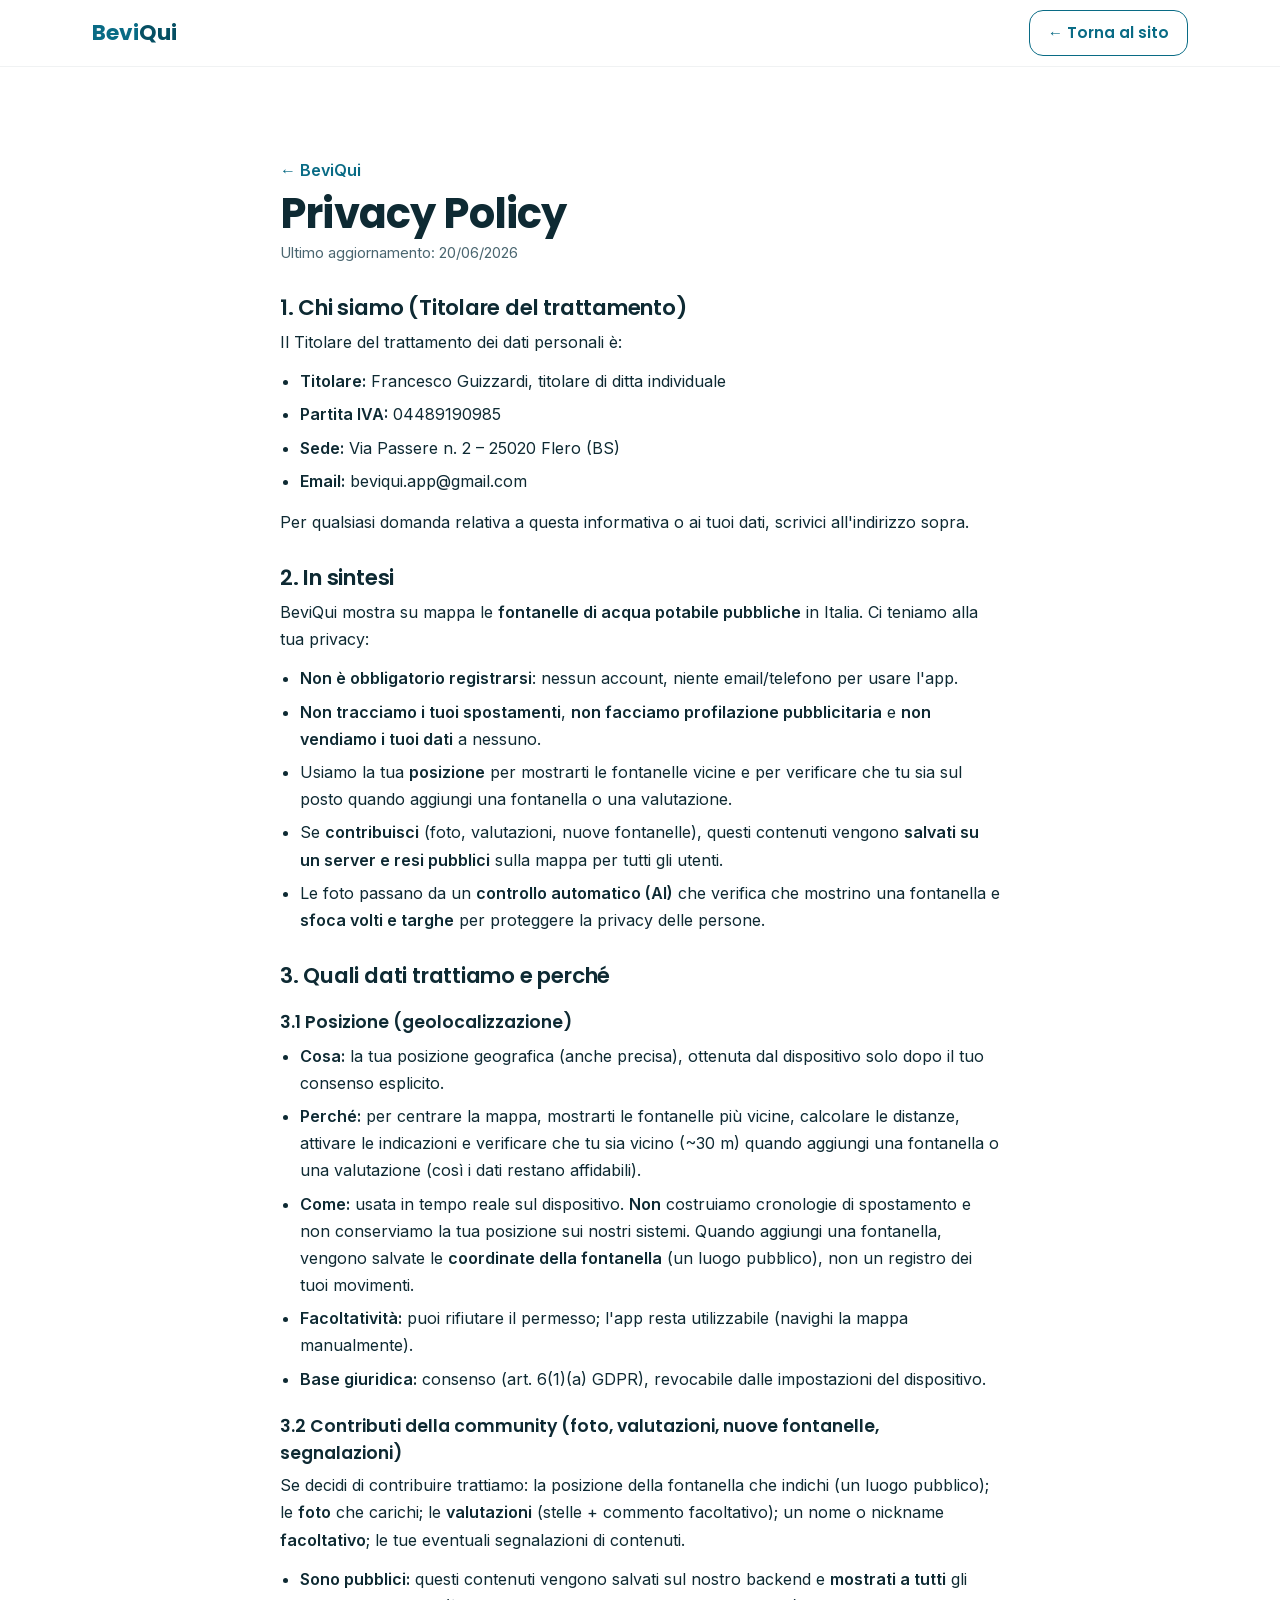
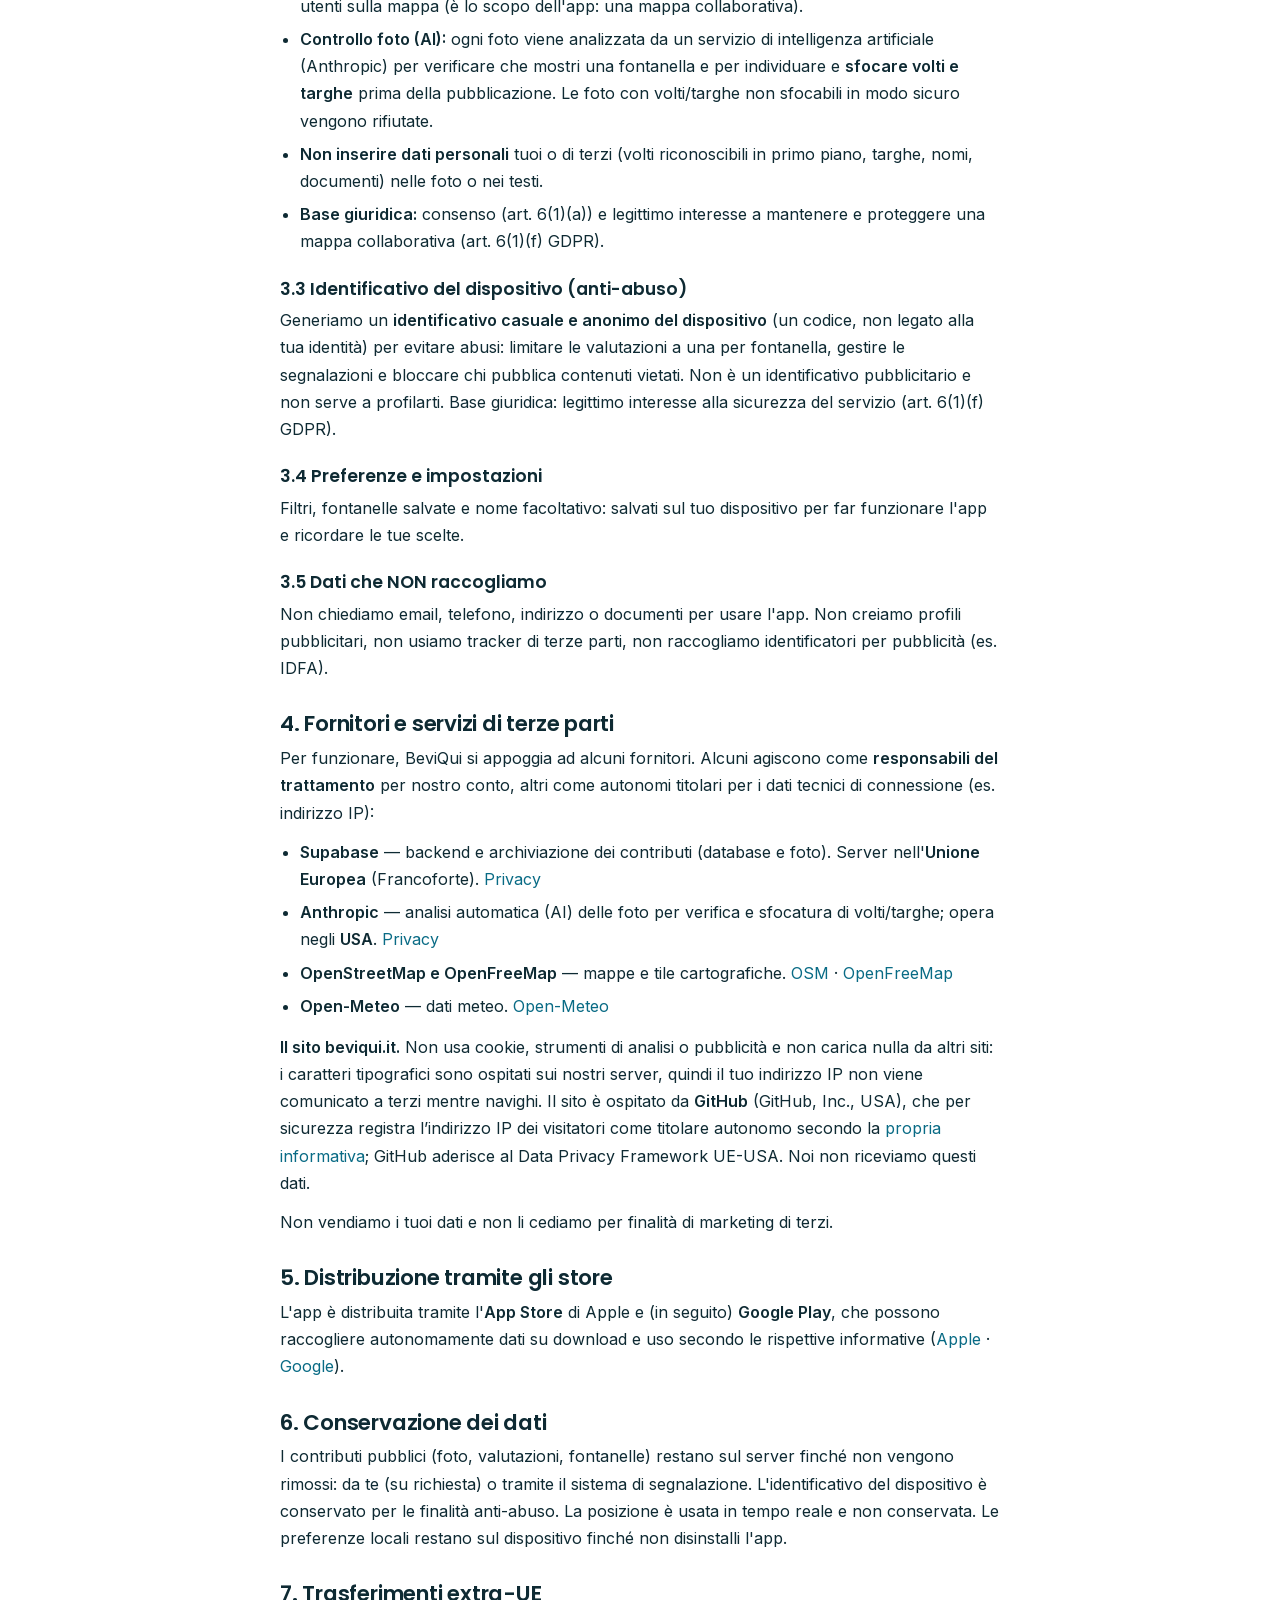
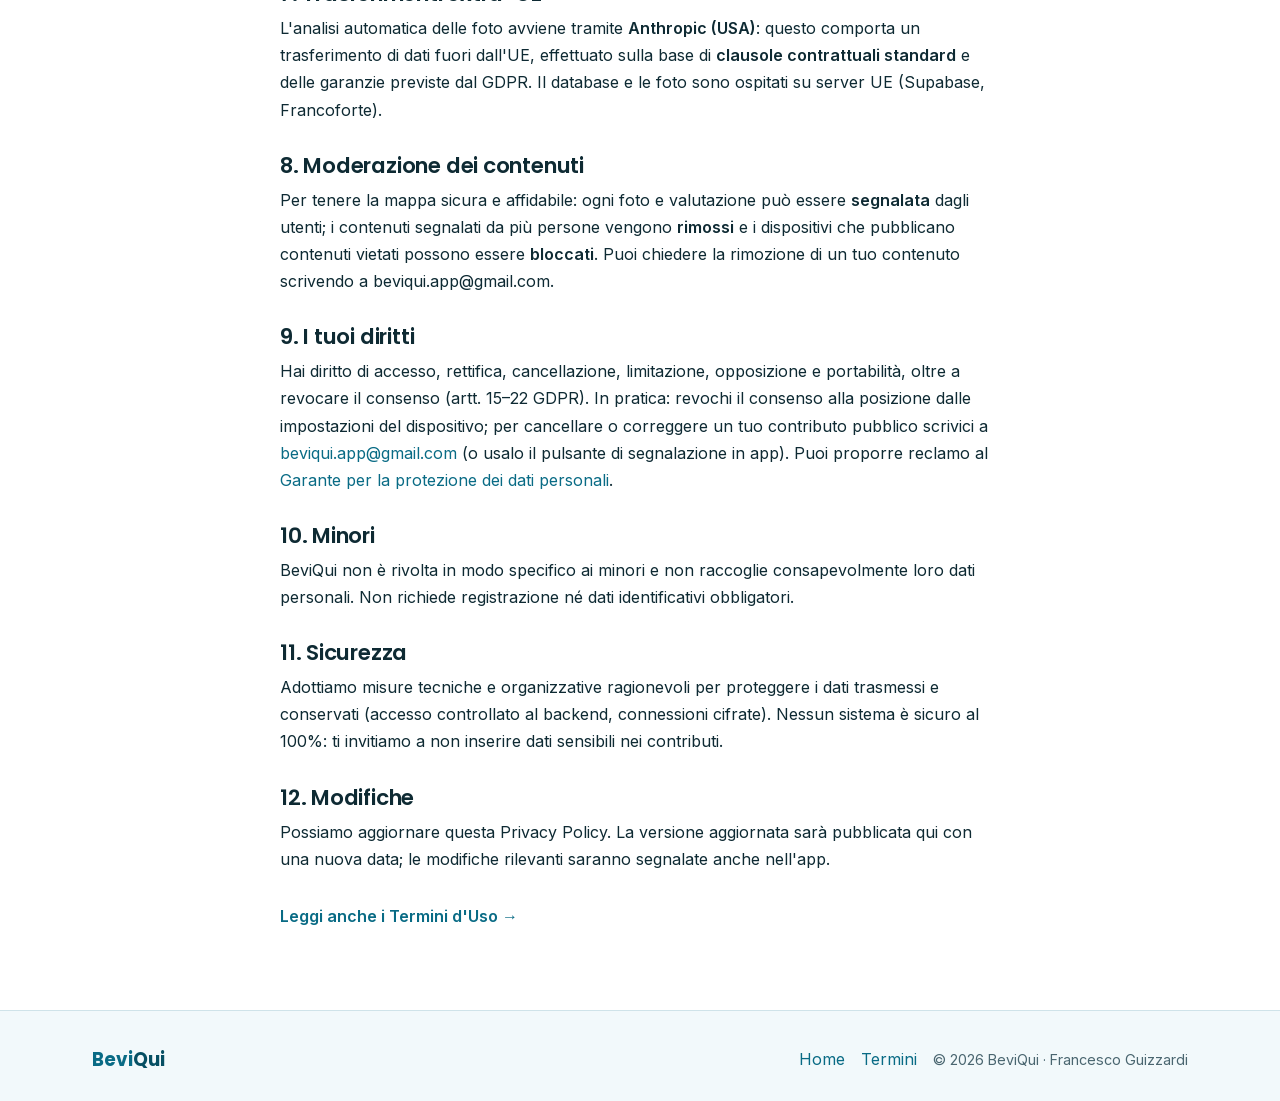
<file: privacy.html>
<!doctype html>
<html lang="it">
<head>
  <meta charset="utf-8" />
  <meta name="viewport" content="width=device-width, initial-scale=1" />
  <title>Privacy Policy — BeviQui</title>
  <meta name="description" content="Privacy Policy di BeviQui: come trattiamo i dati. Niente registrazione, niente tracciamento, niente vendita dei tuoi dati." />
  <meta name="robots" content="index" />
  <link rel="icon" type="image/png" href="favicon.png" />
  <link rel="stylesheet" href="style.css" />
</head>
<body>
  <header class="nav solid">
    <div class="wrap nav-row">
      <a class="brand" href="index.html"><span class="brand-name">Bevi<span>Qui</span></span></a>
      <a class="btn btn-ghost btn-sm" href="index.html">← Torna al sito</a>
    </div>
  </header>

  <main class="legal wrap narrow">
    <a class="back" href="index.html">← BeviQui</a>
    <h1>Privacy Policy</h1>
    <p class="upd">Ultimo aggiornamento: 20/06/2026</p>

    <h2>1. Chi siamo (Titolare del trattamento)</h2>
    <p>Il Titolare del trattamento dei dati personali è:</p>
    <ul>
      <li><strong>Titolare:</strong> Francesco Guizzardi, titolare di ditta individuale</li>
      <li><strong>Partita IVA:</strong> 04489190985</li>
      <li><strong>Sede:</strong> Via Passere n. 2 – 25020 Flero (BS)</li>
      <li><strong>Email:</strong> beviqui.app@gmail.com</li>
    </ul>
    <p>Per qualsiasi domanda relativa a questa informativa o ai tuoi dati, scrivici all'indirizzo sopra.</p>

    <h2>2. In sintesi</h2>
    <p>BeviQui mostra su mappa le <strong>fontanelle di acqua potabile pubbliche</strong> in Italia. Ci teniamo alla tua privacy:</p>
    <ul>
      <li><strong>Non è obbligatorio registrarsi</strong>: nessun account, niente email/telefono per usare l'app.</li>
      <li><strong>Non tracciamo i tuoi spostamenti</strong>, <strong>non facciamo profilazione pubblicitaria</strong> e <strong>non vendiamo i tuoi dati</strong> a nessuno.</li>
      <li>Usiamo la tua <strong>posizione</strong> per mostrarti le fontanelle vicine e per verificare che tu sia sul posto quando aggiungi una fontanella o una valutazione.</li>
      <li>Se <strong>contribuisci</strong> (foto, valutazioni, nuove fontanelle), questi contenuti vengono <strong>salvati su un server e resi pubblici</strong> sulla mappa per tutti gli utenti.</li>
      <li>Le foto passano da un <strong>controllo automatico (AI)</strong> che verifica che mostrino una fontanella e <strong>sfoca volti e targhe</strong> per proteggere la privacy delle persone.</li>
    </ul>

    <h2>3. Quali dati trattiamo e perché</h2>
    <h3>3.1 Posizione (geolocalizzazione)</h3>
    <ul>
      <li><strong>Cosa:</strong> la tua posizione geografica (anche precisa), ottenuta dal dispositivo solo dopo il tuo consenso esplicito.</li>
      <li><strong>Perché:</strong> per centrare la mappa, mostrarti le fontanelle più vicine, calcolare le distanze, attivare le indicazioni e verificare che tu sia vicino (~30 m) quando aggiungi una fontanella o una valutazione (così i dati restano affidabili).</li>
      <li><strong>Come:</strong> usata in tempo reale sul dispositivo. <strong>Non</strong> costruiamo cronologie di spostamento e non conserviamo la tua posizione sui nostri sistemi. Quando aggiungi una fontanella, vengono salvate le <strong>coordinate della fontanella</strong> (un luogo pubblico), non un registro dei tuoi movimenti.</li>
      <li><strong>Facoltatività:</strong> puoi rifiutare il permesso; l'app resta utilizzabile (navighi la mappa manualmente).</li>
      <li><strong>Base giuridica:</strong> consenso (art. 6(1)(a) GDPR), revocabile dalle impostazioni del dispositivo.</li>
    </ul>
    <h3>3.2 Contributi della community (foto, valutazioni, nuove fontanelle, segnalazioni)</h3>
    <p>Se decidi di contribuire trattiamo: la posizione della fontanella che indichi (un luogo pubblico); le <strong>foto</strong> che carichi; le <strong>valutazioni</strong> (stelle + commento facoltativo); un nome o nickname <strong>facoltativo</strong>; le tue eventuali segnalazioni di contenuti.</p>
    <ul>
      <li><strong>Sono pubblici:</strong> questi contenuti vengono salvati sul nostro backend e <strong>mostrati a tutti</strong> gli utenti sulla mappa (è lo scopo dell'app: una mappa collaborativa).</li>
      <li><strong>Controllo foto (AI):</strong> ogni foto viene analizzata da un servizio di intelligenza artificiale (Anthropic) per verificare che mostri una fontanella e per individuare e <strong>sfocare volti e targhe</strong> prima della pubblicazione. Le foto con volti/targhe non sfocabili in modo sicuro vengono rifiutate.</li>
      <li><strong>Non inserire dati personali</strong> tuoi o di terzi (volti riconoscibili in primo piano, targhe, nomi, documenti) nelle foto o nei testi.</li>
      <li><strong>Base giuridica:</strong> consenso (art. 6(1)(a)) e legittimo interesse a mantenere e proteggere una mappa collaborativa (art. 6(1)(f) GDPR).</li>
    </ul>
    <h3>3.3 Identificativo del dispositivo (anti-abuso)</h3>
    <p>Generiamo un <strong>identificativo casuale e anonimo del dispositivo</strong> (un codice, non legato alla tua identità) per evitare abusi: limitare le valutazioni a una per fontanella, gestire le segnalazioni e bloccare chi pubblica contenuti vietati. Non è un identificativo pubblicitario e non serve a profilarti. Base giuridica: legittimo interesse alla sicurezza del servizio (art. 6(1)(f) GDPR).</p>
    <h3>3.4 Preferenze e impostazioni</h3>
    <p>Filtri, fontanelle salvate e nome facoltativo: salvati sul tuo dispositivo per far funzionare l'app e ricordare le tue scelte.</p>
    <h3>3.5 Dati che NON raccogliamo</h3>
    <p>Non chiediamo email, telefono, indirizzo o documenti per usare l'app. Non creiamo profili pubblicitari, non usiamo tracker di terze parti, non raccogliamo identificatori per pubblicità (es. IDFA).</p>

    <h2>4. Fornitori e servizi di terze parti</h2>
    <p>Per funzionare, BeviQui si appoggia ad alcuni fornitori. Alcuni agiscono come <strong>responsabili del trattamento</strong> per nostro conto, altri come autonomi titolari per i dati tecnici di connessione (es. indirizzo IP):</p>
    <ul>
      <li><strong>Supabase</strong> — backend e archiviazione dei contributi (database e foto). Server nell'<strong>Unione Europea</strong> (Francoforte). <a href="https://supabase.com/privacy">Privacy</a></li>
      <li><strong>Anthropic</strong> — analisi automatica (AI) delle foto per verifica e sfocatura di volti/targhe; opera negli <strong>USA</strong>. <a href="https://www.anthropic.com/legal/privacy">Privacy</a></li>
      <!--
        Corretto il 18/09/2026: qui c'era scritto «OpenStreetMap e CARTO», ma le mappe non
        arrivano più da CARTO da quando è caduto il watermark «API KEY REQUIRED» (commit
        8fbb3378). Oggi il codice punta a tiles.openfreemap.org (ExploreScreen.tsx,
        PositionEditor.tsx). Un'informativa che nomina un destinatario che non usiamo e tace
        quello vero non è un dettaglio di stile: è il documento collegato alla scheda App Store.
      -->
      <li><strong>OpenStreetMap e OpenFreeMap</strong> — mappe e tile cartografiche. <a href="https://wiki.osmfoundation.org/wiki/Privacy_Policy">OSM</a> · <a href="https://openfreemap.org/">OpenFreeMap</a></li>
      <li><strong>Open-Meteo</strong> — dati meteo. <a href="https://open-meteo.com/en/terms">Open-Meteo</a></li>
    </ul>
    <p><strong>Il sito beviqui.it.</strong> Non usa cookie, strumenti di analisi o pubblicità e non carica nulla da altri siti: i caratteri tipografici sono ospitati sui nostri server, quindi il tuo indirizzo IP non viene comunicato a terzi mentre navighi. Il sito è ospitato da <strong>GitHub</strong> (GitHub, Inc., USA), che per sicurezza registra l’indirizzo IP dei visitatori come titolare autonomo secondo la <a href="https://docs.github.com/site-policy/privacy-policies/github-general-privacy-statement">propria informativa</a>; GitHub aderisce al Data Privacy Framework UE-USA. Noi non riceviamo questi dati.</p>
    <p>Non vendiamo i tuoi dati e non li cediamo per finalità di marketing di terzi.</p>

    <h2>5. Distribuzione tramite gli store</h2>
    <p>L'app è distribuita tramite l'<strong>App Store</strong> di Apple e (in seguito) <strong>Google Play</strong>, che possono raccogliere autonomamente dati su download e uso secondo le rispettive informative (<a href="https://www.apple.com/legal/privacy/">Apple</a> · <a href="https://policies.google.com/privacy">Google</a>).</p>

    <h2>6. Conservazione dei dati</h2>
    <p>I contributi pubblici (foto, valutazioni, fontanelle) restano sul server finché non vengono rimossi: da te (su richiesta) o tramite il sistema di segnalazione. L'identificativo del dispositivo è conservato per le finalità anti-abuso. La posizione è usata in tempo reale e non conservata. Le preferenze locali restano sul dispositivo finché non disinstalli l'app.</p>

    <h2>7. Trasferimenti extra-UE</h2>
    <p>L'analisi automatica delle foto avviene tramite <strong>Anthropic (USA)</strong>: questo comporta un trasferimento di dati fuori dall'UE, effettuato sulla base di <strong>clausole contrattuali standard</strong> e delle garanzie previste dal GDPR. Il database e le foto sono ospitati su server UE (Supabase, Francoforte).</p>

    <h2>8. Moderazione dei contenuti</h2>
    <p>Per tenere la mappa sicura e affidabile: ogni foto e valutazione può essere <strong>segnalata</strong> dagli utenti; i contenuti segnalati da più persone vengono <strong>rimossi</strong> e i dispositivi che pubblicano contenuti vietati possono essere <strong>bloccati</strong>. Puoi chiedere la rimozione di un tuo contenuto scrivendo a beviqui.app@gmail.com.</p>

    <h2>9. I tuoi diritti</h2>
    <p>Hai diritto di accesso, rettifica, cancellazione, limitazione, opposizione e portabilità, oltre a revocare il consenso (artt. 15–22 GDPR). In pratica: revochi il consenso alla posizione dalle impostazioni del dispositivo; per cancellare o correggere un tuo contributo pubblico scrivici a <a href="mailto:beviqui.app@gmail.com">beviqui.app@gmail.com</a> (o usalo il pulsante di segnalazione in app). Puoi proporre reclamo al <a href="https://www.garanteprivacy.it">Garante per la protezione dei dati personali</a>.</p>

    <h2>10. Minori</h2>
    <p>BeviQui non è rivolta in modo specifico ai minori e non raccoglie consapevolmente loro dati personali. Non richiede registrazione né dati identificativi obbligatori.</p>

    <h2>11. Sicurezza</h2>
    <p>Adottiamo misure tecniche e organizzative ragionevoli per proteggere i dati trasmessi e conservati (accesso controllato al backend, connessioni cifrate). Nessun sistema è sicuro al 100%: ti invitiamo a non inserire dati sensibili nei contributi.</p>

    <h2>12. Modifiche</h2>
    <p>Possiamo aggiornare questa Privacy Policy. La versione aggiornata sarà pubblicata qui con una nuova data; le modifiche rilevanti saranno segnalate anche nell'app.</p>

    <p style="margin-top:30px"><a class="back" href="termini.html">Leggi anche i Termini d'Uso →</a></p>
  </main>

  <footer class="footer">
    <div class="wrap footer-row">
      <span class="brand-name small">Bevi<span>Qui</span></span>
      <div class="footer-links">
        <a href="index.html">Home</a><a href="termini.html">Termini</a>
        <span class="muted small">© 2026 BeviQui · Francesco Guizzardi</span>
      </div>
    </div>
  </footer>
</body>
</html>
</file>
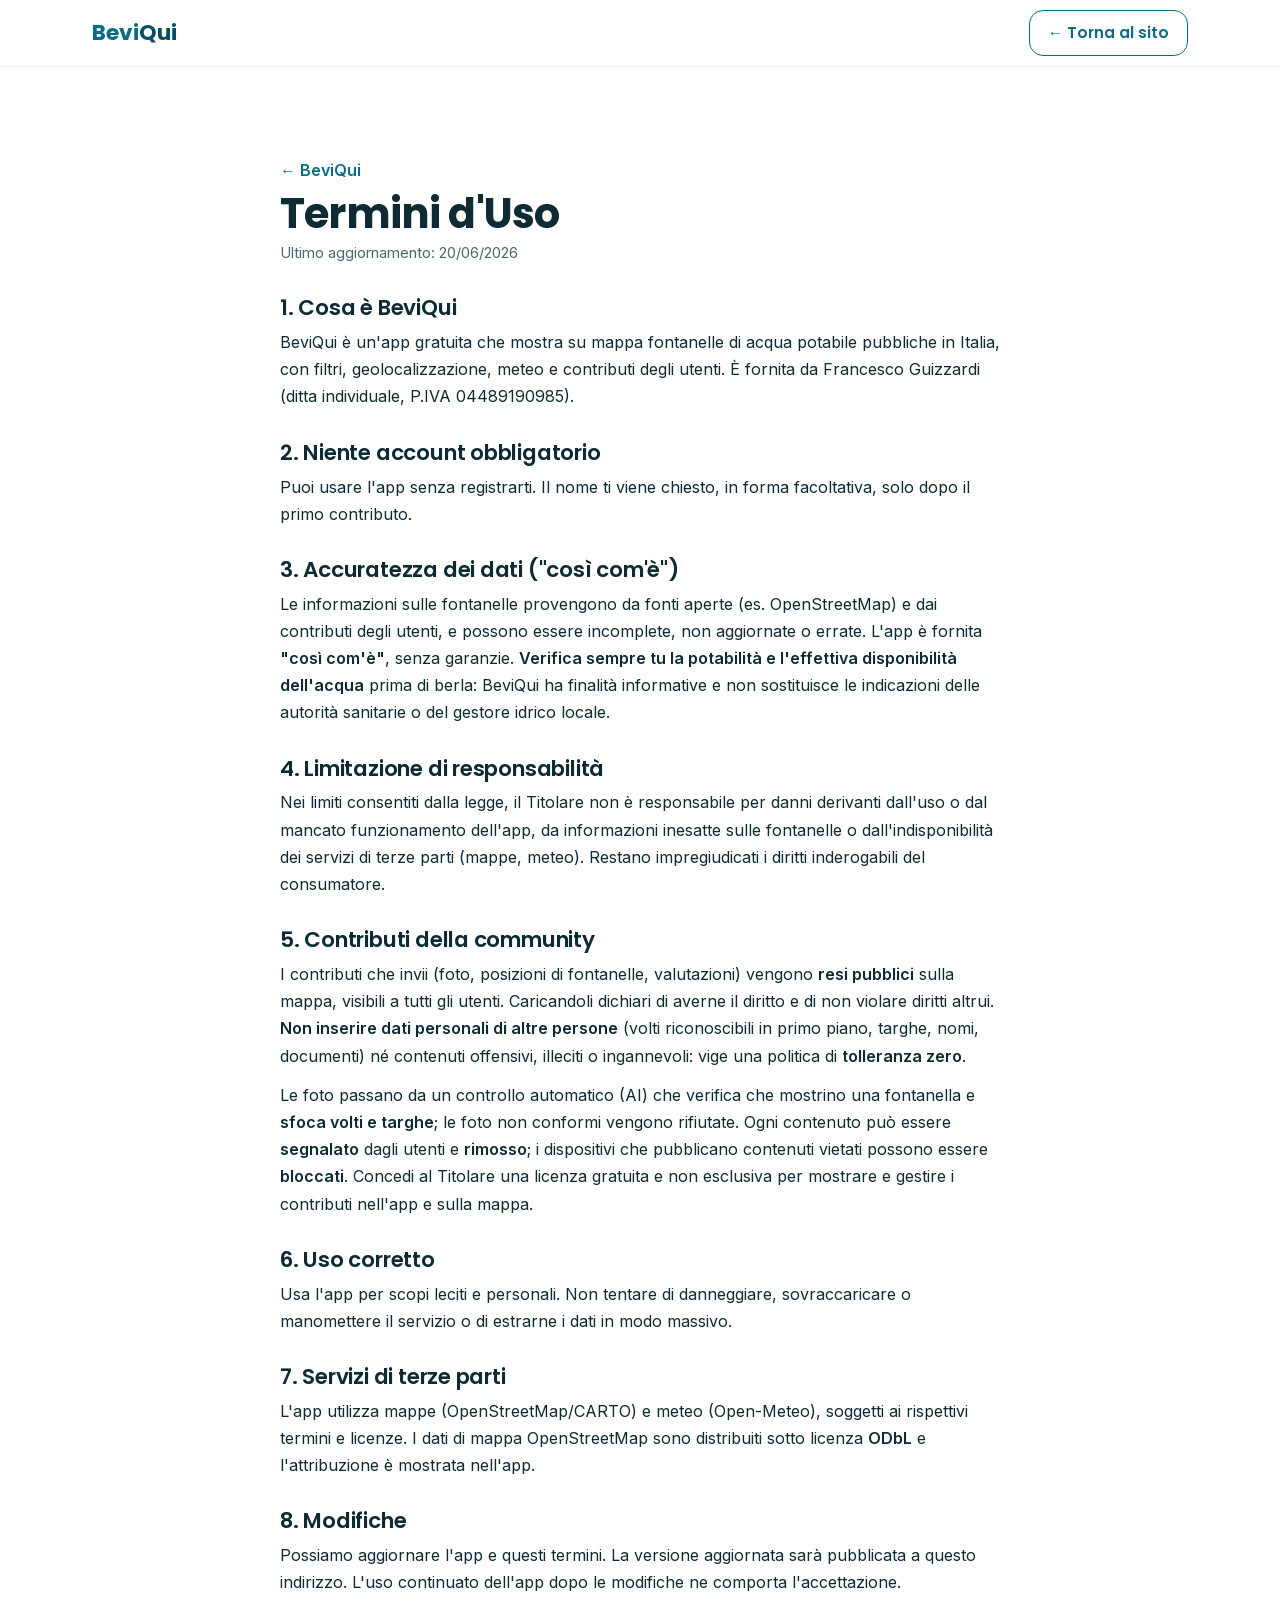
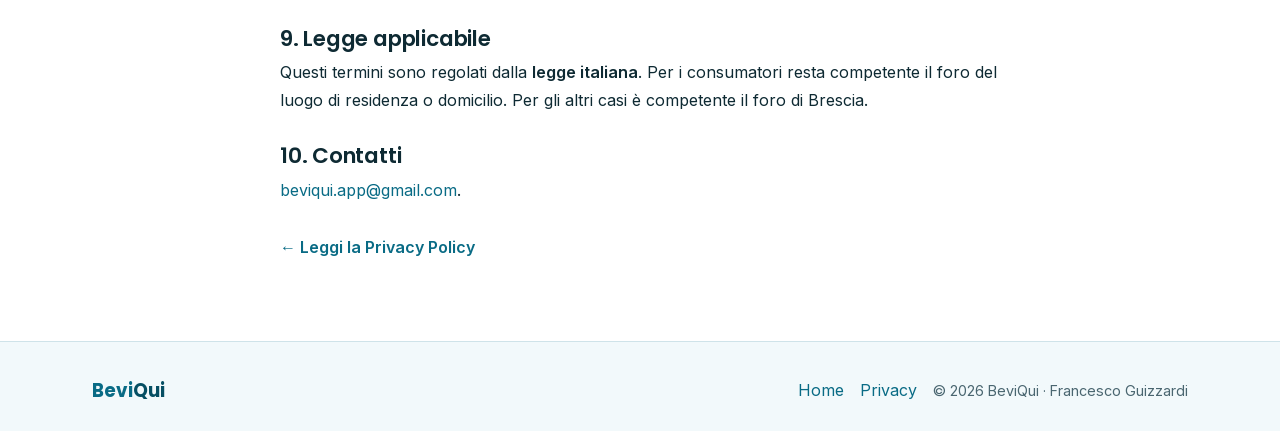
<file: termini.html>
<!doctype html>
<html lang="it">
<head>
  <meta charset="utf-8" />
  <meta name="viewport" content="width=device-width, initial-scale=1" />
  <title>Termini d'Uso — BeviQui</title>
  <meta name="description" content="Termini d'Uso di BeviQui: app gratuita per trovare fontanelle di acqua potabile pubbliche." />
  <link rel="icon" type="image/png" href="favicon.png" />
  <link rel="stylesheet" href="style.css" />
</head>
<body>
  <header class="nav solid">
    <div class="wrap nav-row">
      <a class="brand" href="index.html"><span class="brand-name">Bevi<span>Qui</span></span></a>
      <a class="btn btn-ghost btn-sm" href="index.html">← Torna al sito</a>
    </div>
  </header>

  <main class="legal wrap narrow">
    <a class="back" href="index.html">← BeviQui</a>
    <h1>Termini d'Uso</h1>
    <p class="upd">Ultimo aggiornamento: 20/06/2026</p>

    <h2>1. Cosa è BeviQui</h2>
    <p>BeviQui è un'app gratuita che mostra su mappa fontanelle di acqua potabile pubbliche in Italia, con filtri, geolocalizzazione, meteo e contributi degli utenti. È fornita da Francesco Guizzardi (ditta individuale, P.IVA 04489190985).</p>

    <h2>2. Niente account obbligatorio</h2>
    <p>Puoi usare l'app senza registrarti. Il nome ti viene chiesto, in forma facoltativa, solo dopo il primo contributo.</p>

    <h2>3. Accuratezza dei dati ("così com'è")</h2>
    <p>Le informazioni sulle fontanelle provengono da fonti aperte (es. OpenStreetMap) e dai contributi degli utenti, e possono essere incomplete, non aggiornate o errate. L'app è fornita <strong>"così com'è"</strong>, senza garanzie. <strong>Verifica sempre tu la potabilità e l'effettiva disponibilità dell'acqua</strong> prima di berla: BeviQui ha finalità informative e non sostituisce le indicazioni delle autorità sanitarie o del gestore idrico locale.</p>

    <h2>4. Limitazione di responsabilità</h2>
    <p>Nei limiti consentiti dalla legge, il Titolare non è responsabile per danni derivanti dall'uso o dal mancato funzionamento dell'app, da informazioni inesatte sulle fontanelle o dall'indisponibilità dei servizi di terze parti (mappe, meteo). Restano impregiudicati i diritti inderogabili del consumatore.</p>

    <h2>5. Contributi della community</h2>
    <p>I contributi che invii (foto, posizioni di fontanelle, valutazioni) vengono <strong>resi pubblici</strong> sulla mappa, visibili a tutti gli utenti. Caricandoli dichiari di averne il diritto e di non violare diritti altrui. <strong>Non inserire dati personali di altre persone</strong> (volti riconoscibili in primo piano, targhe, nomi, documenti) né contenuti offensivi, illeciti o ingannevoli: vige una politica di <strong>tolleranza zero</strong>.</p>
    <p>Le foto passano da un controllo automatico (AI) che verifica che mostrino una fontanella e <strong>sfoca volti e targhe</strong>; le foto non conformi vengono rifiutate. Ogni contenuto può essere <strong>segnalato</strong> dagli utenti e <strong>rimosso</strong>; i dispositivi che pubblicano contenuti vietati possono essere <strong>bloccati</strong>. Concedi al Titolare una licenza gratuita e non esclusiva per mostrare e gestire i contributi nell'app e sulla mappa.</p>

    <h2>6. Uso corretto</h2>
    <p>Usa l'app per scopi leciti e personali. Non tentare di danneggiare, sovraccaricare o manomettere il servizio o di estrarne i dati in modo massivo.</p>

    <h2>7. Servizi di terze parti</h2>
    <p>L'app utilizza mappe (OpenStreetMap/CARTO) e meteo (Open-Meteo), soggetti ai rispettivi termini e licenze. I dati di mappa OpenStreetMap sono distribuiti sotto licenza <strong>ODbL</strong> e l'attribuzione è mostrata nell'app.</p>

    <h2>8. Modifiche</h2>
    <p>Possiamo aggiornare l'app e questi termini. La versione aggiornata sarà pubblicata a questo indirizzo. L'uso continuato dell'app dopo le modifiche ne comporta l'accettazione.</p>

    <h2>9. Legge applicabile</h2>
    <p>Questi termini sono regolati dalla <strong>legge italiana</strong>. Per i consumatori resta competente il foro del luogo di residenza o domicilio. Per gli altri casi è competente il foro di Brescia.</p>

    <h2>10. Contatti</h2>
    <p><a href="mailto:beviqui.app@gmail.com">beviqui.app@gmail.com</a>.</p>

    <p style="margin-top:30px"><a class="back" href="privacy.html">← Leggi la Privacy Policy</a></p>
  </main>

  <footer class="footer">
    <div class="wrap footer-row">
      <span class="brand-name small">Bevi<span>Qui</span></span>
      <div class="footer-links">
        <a href="index.html">Home</a><a href="privacy.html">Privacy</a>
        <span class="muted small">© 2026 BeviQui · Francesco Guizzardi</span>
      </div>
    </div>
  </footer>
</body>
</html>
</file>
<file: style.css>
/* Font ospitati da noi (Poppins e Inter, licenza OFL 1.1): il visitatore non si collega
   ai server di Google, quindi il suo indirizzo IP non esce dal sito. 17/10/2026 */
@font-face{font-family:'Inter';font-style:normal;font-weight:400;font-display:swap;src:url('fonts/inter-400-latin-ext.woff2') format('woff2');unicode-range:U+0100-02BA, U+02BD-02C5, U+02C7-02CC, U+02CE-02D7, U+02DD-02FF, U+0304, U+0308, U+0329, U+1D00-1DBF, U+1E00-1E9F, U+1EF2-1EFF, U+2020, U+20A0-20AB, U+20AD-20C4, U+2113, U+2C60-2C7F, U+A720-A7FF;}
@font-face{font-family:'Inter';font-style:normal;font-weight:400;font-display:swap;src:url('fonts/inter-400-latin.woff2') format('woff2');unicode-range:U+0000-00FF, U+0131, U+0152-0153, U+02BB-02BC, U+02C6, U+02DA, U+02DC, U+0304, U+0308, U+0329, U+2000-206F, U+20AC, U+2122, U+2191, U+2193, U+2212, U+2215, U+FEFF, U+FFFD;}
@font-face{font-family:'Inter';font-style:normal;font-weight:500;font-display:swap;src:url('fonts/inter-500-latin-ext.woff2') format('woff2');unicode-range:U+0100-02BA, U+02BD-02C5, U+02C7-02CC, U+02CE-02D7, U+02DD-02FF, U+0304, U+0308, U+0329, U+1D00-1DBF, U+1E00-1E9F, U+1EF2-1EFF, U+2020, U+20A0-20AB, U+20AD-20C4, U+2113, U+2C60-2C7F, U+A720-A7FF;}
@font-face{font-family:'Inter';font-style:normal;font-weight:500;font-display:swap;src:url('fonts/inter-500-latin.woff2') format('woff2');unicode-range:U+0000-00FF, U+0131, U+0152-0153, U+02BB-02BC, U+02C6, U+02DA, U+02DC, U+0304, U+0308, U+0329, U+2000-206F, U+20AC, U+2122, U+2191, U+2193, U+2212, U+2215, U+FEFF, U+FFFD;}
@font-face{font-family:'Inter';font-style:normal;font-weight:600;font-display:swap;src:url('fonts/inter-600-latin-ext.woff2') format('woff2');unicode-range:U+0100-02BA, U+02BD-02C5, U+02C7-02CC, U+02CE-02D7, U+02DD-02FF, U+0304, U+0308, U+0329, U+1D00-1DBF, U+1E00-1E9F, U+1EF2-1EFF, U+2020, U+20A0-20AB, U+20AD-20C4, U+2113, U+2C60-2C7F, U+A720-A7FF;}
@font-face{font-family:'Inter';font-style:normal;font-weight:600;font-display:swap;src:url('fonts/inter-600-latin.woff2') format('woff2');unicode-range:U+0000-00FF, U+0131, U+0152-0153, U+02BB-02BC, U+02C6, U+02DA, U+02DC, U+0304, U+0308, U+0329, U+2000-206F, U+20AC, U+2122, U+2191, U+2193, U+2212, U+2215, U+FEFF, U+FFFD;}
@font-face{font-family:'Poppins';font-style:normal;font-weight:500;font-display:swap;src:url('fonts/poppins-500-latin-ext.woff2') format('woff2');unicode-range:U+0100-02BA, U+02BD-02C5, U+02C7-02CC, U+02CE-02D7, U+02DD-02FF, U+0304, U+0308, U+0329, U+1D00-1DBF, U+1E00-1E9F, U+1EF2-1EFF, U+2020, U+20A0-20AB, U+20AD-20C4, U+2113, U+2C60-2C7F, U+A720-A7FF;}
@font-face{font-family:'Poppins';font-style:normal;font-weight:500;font-display:swap;src:url('fonts/poppins-500-latin.woff2') format('woff2');unicode-range:U+0000-00FF, U+0131, U+0152-0153, U+02BB-02BC, U+02C6, U+02DA, U+02DC, U+0304, U+0308, U+0329, U+2000-206F, U+20AC, U+2122, U+2191, U+2193, U+2212, U+2215, U+FEFF, U+FFFD;}
@font-face{font-family:'Poppins';font-style:normal;font-weight:600;font-display:swap;src:url('fonts/poppins-600-latin-ext.woff2') format('woff2');unicode-range:U+0100-02BA, U+02BD-02C5, U+02C7-02CC, U+02CE-02D7, U+02DD-02FF, U+0304, U+0308, U+0329, U+1D00-1DBF, U+1E00-1E9F, U+1EF2-1EFF, U+2020, U+20A0-20AB, U+20AD-20C4, U+2113, U+2C60-2C7F, U+A720-A7FF;}
@font-face{font-family:'Poppins';font-style:normal;font-weight:600;font-display:swap;src:url('fonts/poppins-600-latin.woff2') format('woff2');unicode-range:U+0000-00FF, U+0131, U+0152-0153, U+02BB-02BC, U+02C6, U+02DA, U+02DC, U+0304, U+0308, U+0329, U+2000-206F, U+20AC, U+2122, U+2191, U+2193, U+2212, U+2215, U+FEFF, U+FFFD;}
@font-face{font-family:'Poppins';font-style:normal;font-weight:700;font-display:swap;src:url('fonts/poppins-700-latin-ext.woff2') format('woff2');unicode-range:U+0100-02BA, U+02BD-02C5, U+02C7-02CC, U+02CE-02D7, U+02DD-02FF, U+0304, U+0308, U+0329, U+1D00-1DBF, U+1E00-1E9F, U+1EF2-1EFF, U+2020, U+20A0-20AB, U+20AD-20C4, U+2113, U+2C60-2C7F, U+A720-A7FF;}
@font-face{font-family:'Poppins';font-style:normal;font-weight:700;font-display:swap;src:url('fonts/poppins-700-latin.woff2') format('woff2');unicode-range:U+0000-00FF, U+0131, U+0152-0153, U+02BB-02BC, U+02C6, U+02DA, U+02DC, U+0304, U+0308, U+0329, U+2000-206F, U+20AC, U+2122, U+2191, U+2193, U+2212, U+2215, U+FEFF, U+FFFD;}
/* BeviQui — landing page (design system marketing). Teal #096B85 · Poppins + Inter. */
:root{
  --teal:#096B85; --teal-dark:#064F63; --teal-light:#1E8AA6;
  --ice:#E8F4F7; --soft:#F2F9FB; --accent:#F2994A;
  --ink:#0E2A33; --muted:#4A6670; --line:#CFE3E9; --success:#2BB673;
  --maxw:1140px; --read:720px; --radius:20px;
  --shadow:0 8px 30px rgba(14,42,51,.08); --shadow-btn:0 6px 20px rgba(9,107,133,.25);
}
*{box-sizing:border-box;margin:0;padding:0}
html{scroll-behavior:smooth}
body{font-family:Inter,-apple-system,BlinkMacSystemFont,"Segoe UI",sans-serif;color:var(--ink);background:#fff;line-height:1.6;-webkit-font-smoothing:antialiased;overflow-x:hidden}
h1,h2,h3,.brand-name,.count,.btn,.eyebrow{font-family:Poppins,Inter,sans-serif}
.wrap{max-width:var(--maxw);margin:0 auto;padding:0 22px}
.narrow{max-width:var(--read)}
.center{text-align:center}
h1{font-size:clamp(2.5rem,7vw,4rem);font-weight:700;line-height:1.05;letter-spacing:-.02em}
h2{font-size:clamp(1.7rem,4.2vw,2.3rem);font-weight:600;line-height:1.15;letter-spacing:-.01em;margin-bottom:14px}
h3{font-size:1.22rem;font-weight:600;margin:8px 0 4px}
p{font-size:1.08rem}
a{color:var(--teal);text-decoration:none}
strong{color:inherit;font-weight:600}
.muted{color:var(--muted)} .small{font-size:.9rem} .xsmall{font-size:.8rem}
.grad{background:linear-gradient(120deg,var(--teal-light),#7fd0e0);-webkit-background-clip:text;background-clip:text;color:transparent}
.eyebrow{display:inline-block;font-size:.78rem;font-weight:600;letter-spacing:.08em;text-transform:uppercase;color:var(--teal);background:var(--ice);padding:6px 14px;border-radius:999px;margin-bottom:18px}
.sub{color:var(--muted);font-size:1.1rem;margin-bottom:8px}
.big{font-size:clamp(1.15rem,2.4vw,1.4rem);color:var(--muted);line-height:1.55}
.big strong{color:var(--ink)}
.claim{font-family:'Poppins',sans-serif;font-size:clamp(1.15rem,2.8vw,1.5rem);font-weight:600;color:var(--teal);margin:16px 0 14px;line-height:1.3}

/* BUTTONS */
.btn{display:inline-flex;align-items:center;justify-content:center;gap:8px;font-size:1.05rem;font-weight:600;padding:15px 28px;border-radius:14px;border:0;cursor:pointer;transition:transform .12s ease,background .2s ease,box-shadow .2s ease;min-height:48px}
.btn-sm{padding:10px 18px;font-size:.95rem;min-height:0}
.btn-lg{padding:18px 36px;font-size:1.15rem}
.btn-primary{background:var(--teal);color:#fff;box-shadow:var(--shadow-btn)}
.btn-primary:hover{background:var(--teal-dark);transform:translateY(-2px)}
.btn-ghost{background:transparent;color:var(--teal);border:1.6px solid var(--teal)}
.btn-ghost:hover{background:var(--ice);transform:translateY(-2px)}
.btn-light{background:#fff;color:var(--teal)}
.btn-light:hover{background:#eef7f9;transform:translateY(-2px)}
.btn:active{transform:translateY(0)}

/* NAV */
.nav{position:sticky;top:0;z-index:30;transition:background .25s ease,box-shadow .25s ease}
.nav.solid{background:rgba(255,255,255,.92);backdrop-filter:blur(10px);box-shadow:0 1px 0 rgba(14,42,51,.06)}
.nav-row{display:flex;align-items:center;justify-content:space-between;height:66px}
.brand{display:flex;align-items:center;gap:9px}
.brand-drop{display:flex}
.brand-drop img{height:30px;width:auto;border-radius:8px;display:block}
.brand-name{font-weight:700;font-size:1.35rem;color:var(--teal)}
.brand-name span{color:var(--teal-dark)}
.brand-name.small{font-size:1.15rem}

/* HERO */
.hero{position:relative;background:linear-gradient(160deg,var(--ice),#fff 72%);padding:54px 0 92px}
.hero-grid{display:grid;grid-template-columns:1fr;gap:40px;align-items:center}
.hero-body .lead{font-size:1.22rem;color:var(--muted);margin:0 0 26px;max-width:560px}
.hero-head{margin:0} .hero-body{margin:0}
.cta-row{display:flex;gap:12px;flex-wrap:wrap}
.microcopy{font-size:.92rem;color:var(--muted);margin-top:16px}
.microcopy.light{color:rgba(255,255,255,.85)}
.wave{position:absolute;left:0;right:0;bottom:-1px;line-height:0}
.wave svg{width:100%;height:60px;display:block}

/* HERO phone mockup */
.hero-art{display:flex;justify-content:center}
/* Mockup telefono — iPhone moderno: Dynamic Island, cornice titanio, bordi sottili */
.phone-stage{position:relative;display:inline-block;animation:floaty 6.5s ease-in-out infinite;will-change:transform}
.phone-stage:before{content:"";position:absolute;inset:-14% -20%;z-index:-1;background:radial-gradient(closest-side,rgba(9,107,133,.32),rgba(242,153,74,.10) 55%,rgba(9,107,133,0) 76%)}
.phone{width:250px;height:512px;border-radius:46px;background:linear-gradient(155deg,#2b3034,#0b0d0f);padding:9px;position:relative;box-shadow:0 0 0 1px rgba(255,255,255,.06) inset,0 30px 70px rgba(9,107,133,.34),0 12px 30px rgba(7,18,22,.30);transform:none;transition:transform .5s ease}
.phone:hover{transform:none}
.island{position:absolute;top:15px;left:50%;transform:translateX(-50%);width:80px;height:24px;border-radius:99px;background:#000;z-index:3}
.phone-screen{width:100%;height:100%;border-radius:38px;overflow:hidden;position:relative;background:#dff0f3}
.phone-screen img{width:100%;height:100%;object-fit:cover;display:block}
/* variante piccola e frontale per la vetrina delle 3 schermate */
.phone-sm{width:206px;height:422px;border-radius:40px;transform:none;box-shadow:0 18px 40px rgba(9,107,133,.22)}
.phone-sm:hover{transform:none}
.phone-sm .island{width:64px;height:19px;top:12px}
.phone-sm .phone-screen{border-radius:33px}
@keyframes floaty{0%,100%{transform:translateY(0)}50%{transform:translateY(-12px)}}
/* vetrina 3 schermate */
.screens-grid{display:grid;grid-template-columns:1fr;gap:42px;justify-items:center;margin-top:30px}
.shot{margin:0 auto;text-align:center;max-width:300px;display:flex;flex-direction:column;align-items:center}
.shot figcaption h3{margin:18px 0 6px;font-size:1.15rem;color:var(--ink)}
.shot figcaption p{color:var(--muted);font-size:.98rem;line-height:1.5}
.map-bg{position:absolute;inset:0;background:radial-gradient(120% 80% at 70% 20%,#eaf6f8,#cfe7ec)}
.street{position:absolute;background:#bcd9df;border-radius:6px;opacity:.9}
.street.s1{top:24%;left:-10%;width:120%;height:10px;transform:rotate(-8deg)}
.street.s2{top:58%;left:-10%;width:120%;height:14px;transform:rotate(6deg)}
.street.s3{top:-10%;left:34%;width:12px;height:120%;transform:rotate(10deg)}
.street.s4{top:-10%;left:68%;width:9px;height:120%;transform:rotate(-6deg)}
.pin{position:absolute;width:22px;height:22px;background:var(--teal);border-radius:50% 50% 50% 0;transform:rotate(-45deg);box-shadow:0 4px 8px rgba(9,107,133,.35);animation:drop .6s cubic-bezier(.2,1.2,.3,1) backwards}
.pin:after{content:"";position:absolute;top:6px;left:6px;width:10px;height:10px;background:#fff;border-radius:50%}
.pin1{top:30%;left:26%;animation-delay:.2s}
.pin2{top:46%;left:60%;animation-delay:.45s}
.pin3{top:66%;left:34%;animation-delay:.7s}
.pin4{top:22%;left:70%;animation-delay:.95s}
.me{position:absolute;top:52%;left:46%;width:16px;height:16px;background:#2b7fff;border:3px solid #fff;border-radius:50%;box-shadow:0 0 0 0 rgba(43,127,255,.5);animation:pulse 2s infinite}
.map-chip{position:absolute;left:14px;bottom:16px;background:#fff;color:var(--ink);font-size:.78rem;font-weight:600;padding:8px 12px;border-radius:12px;box-shadow:0 6px 16px rgba(14,42,51,.16)}
/* Mappa REALE dell'app dentro il mockup + contatore fontanelle subito sotto */
.hero-art{flex-direction:column;align-items:center}
.phone-screen .map-shot{width:100%;height:100%;object-fit:cover;display:block}
.hero-count{text-align:center;margin-top:22px}
.hero-count .hc-num{display:block;font-size:clamp(2.5rem,6.5vw,3.6rem);font-weight:800;color:var(--teal);line-height:1;letter-spacing:-1px}
.hero-count .hc-label{display:block;font-size:.95rem;color:var(--muted);font-weight:600;margin-top:6px}
@keyframes drop{from{opacity:0;transform:rotate(-45deg) translateY(-40px)}to{opacity:1;transform:rotate(-45deg) translateY(0)}}
@keyframes pulse{0%{box-shadow:0 0 0 0 rgba(43,127,255,.5)}70%{box-shadow:0 0 0 16px rgba(43,127,255,0)}100%{box-shadow:0 0 0 0 rgba(43,127,255,0)}}

/* SECTIONS */
.section{padding:78px 0}
.section-soft{background:var(--soft)}
.section-teal{background:linear-gradient(135deg,var(--teal),var(--teal-light));color:#fff}
.section-teal h2,.section-teal p{color:#fff}
.section-cta{background:var(--ink);color:#fff}
.section-cta h2,.section-cta p{color:#fff}
.section .sub{margin-bottom:8px}
.lead-light{font-size:1.18rem;color:rgba(255,255,255,.92);max-width:520px;margin:14px 0 18px}

/* STEPS */
.steps{display:grid;grid-template-columns:1fr;gap:20px;margin-top:34px}
.card{background:#fff;border-radius:var(--radius);box-shadow:var(--shadow);padding:30px 26px}
.step{position:relative}
.step-n{position:absolute;top:22px;right:26px;font-family:Poppins;font-weight:700;font-size:1.5rem;color:var(--ice)}
.ico-circle{display:inline-flex;align-items:center;justify-content:center;width:58px;height:58px;border-radius:16px;background:var(--ice);color:var(--teal);margin-bottom:8px}
.ico-circle.sm{width:48px;height:48px;border-radius:14px;flex:0 0 auto}
.ico{width:28px;height:28px}
.ico-circle.sm .ico{width:24px;height:24px}
.card p{color:var(--muted);font-size:1rem}

/* BENEFITS */
.benefits{display:grid;grid-template-columns:1fr;gap:22px;margin-top:34px}
.benefit{display:flex;gap:16px;align-items:flex-start;text-align:left}
.benefit h3{margin-top:2px}
.benefit p{color:var(--muted);font-size:1rem}

/* PROVA / QR */
.prova-grid{display:grid;grid-template-columns:1fr;gap:34px;align-items:center}
.badges{display:flex;gap:10px;flex-wrap:wrap;margin-top:8px}
.badge{display:inline-flex;align-items:center;background:rgba(255,255,255,.16);border:1px solid rgba(255,255,255,.4);color:#fff;padding:11px 16px;border-radius:12px;font-weight:600;font-size:.95rem}
.badge-soon{opacity:.7}
.qr-wrap{display:flex;justify-content:center}
.qr-card{background:#fff;border-radius:22px;padding:18px;box-shadow:0 16px 40px rgba(6,55,67,.3);text-align:center;animation:glow 2.6s ease-in-out infinite}
.qr-card img{display:block;width:200px;height:200px;border-radius:8px}
.qr-label{display:block;margin-top:10px;color:var(--teal);font-weight:600;font-size:.95rem}
@keyframes glow{0%,100%{box-shadow:0 16px 40px rgba(6,55,67,.3)}50%{box-shadow:0 16px 50px rgba(127,208,224,.55)}}

/* COUNTER + TIMELINE */
.counter{margin:30px 0 8px}
.count{display:block;font-family:Poppins;font-weight:700;font-size:clamp(3rem,9vw,5rem);color:var(--teal);line-height:1}
.count-label{color:var(--muted);font-size:1.05rem}
.timeline{display:flex;align-items:center;justify-content:center;gap:6px;flex-wrap:wrap;margin-top:18px}
.timeline .dot{font-size:.82rem;font-weight:600;color:var(--muted);background:var(--soft);border:1px solid var(--line);padding:6px 12px;border-radius:999px}
.timeline .dot.on{color:#fff;background:var(--teal);border-color:var(--teal)}
.timeline .line{width:18px;height:2px;background:var(--line)}

/* SUPPORT */
.support{display:grid;grid-template-columns:1fr;gap:16px;margin-top:26px;text-align:left}
.support-card{display:block;border:0;background:#fff;cursor:pointer;text-align:left;transition:transform .15s ease,box-shadow .2s ease}
.support-card:hover{transform:translateY(-3px);box-shadow:0 14px 34px rgba(14,42,51,.12)}
.support-card h3{color:var(--ink)} .support-card p{color:var(--muted);font-size:.98rem}

/* SIGNUP */
.signup{display:flex;gap:10px;justify-content:center;flex-wrap:wrap;max-width:480px;margin:22px auto 0}
.signup input{flex:1 1 240px;padding:15px 18px;border-radius:14px;border:1.5px solid var(--line);font-size:1rem;font-family:inherit}
.signup input:focus{outline:none;border-color:#fff;box-shadow:0 0 0 4px rgba(255,255,255,.35)}

/* FAQ */
.faq{margin-top:26px}
.faq details{background:#fff;border:1px solid var(--line);border-radius:14px;padding:2px 20px;margin-bottom:12px}
.faq summary{cursor:pointer;list-style:none;font-family:Poppins;font-weight:600;padding:16px 0;position:relative;padding-right:34px}
.faq summary::-webkit-details-marker{display:none}
.faq summary:after{content:"+";position:absolute;right:4px;top:13px;font-size:1.5rem;color:var(--teal);transition:transform .2s ease}
.faq details[open] summary:after{transform:rotate(45deg)}
.faq details p{color:var(--muted);padding:0 0 16px}

/* FOOTER */
.section-cta .btn-primary{background:var(--teal-light)} .section-cta .btn-primary:hover{background:var(--teal)}
.section-cta .btn-lg{margin-top:26px}
.footer{padding:34px 0 26px;border-top:1px solid var(--line);background:var(--soft)}
.footer-row{display:flex;justify-content:space-between;gap:18px;flex-wrap:wrap;align-items:center}
.footer-links{display:flex;gap:16px;align-items:center;flex-wrap:wrap}
.credits{margin-top:14px}

/* REVEAL */
.reveal{opacity:0;transform:translateY(22px);transition:opacity .6s ease,transform .6s ease}
.reveal.in{opacity:1;transform:none}

/* LEGAL PAGES */
.legal{padding:92px 0 60px}
.legal h1{font-size:clamp(2rem,5vw,2.6rem);margin-bottom:6px}
.legal .upd{color:var(--muted);font-size:.92rem;margin-bottom:24px}
.legal h2{font-size:1.35rem;margin:30px 0 8px}
.legal h3{font-size:1.08rem;margin:20px 0 4px}
.legal p,.legal li{font-size:1rem;line-height:1.7;color:var(--ink)}
.legal p{margin-bottom:12px}
.legal ul{margin:6px 0 14px 20px} .legal li{margin-bottom:6px}
.legal a{word-break:break-word}
.legal .back{display:inline-block;margin-bottom:8px;font-weight:600}
.legal .note{background:var(--soft);border:1px solid var(--line);border-radius:14px;padding:14px 18px;margin:14px 0}

/* DESKTOP */
@media(min-width:760px){
  .section{padding:104px 0}
  .hero{padding:70px 0 110px}
  .hero-grid{grid-template-columns:1.05fr .95fr;grid-template-areas:"head art" "body art";grid-template-rows:min-content min-content;column-gap:48px;row-gap:14px;align-content:center;align-items:center}
  .hero-head{grid-area:head}
  .hero-body{grid-area:body}
  .hero-art{grid-area:art}
  .steps{grid-template-columns:repeat(3,1fr)}
  .screens-grid{grid-template-columns:repeat(3,1fr);align-items:start}
  .benefits{grid-template-columns:1fr 1fr;gap:28px 40px}
  .prova-grid{grid-template-columns:1.1fr .9fr}
  .support{grid-template-columns:repeat(3,1fr)}
  .reveal{transition-delay:.05s}
  .steps .reveal:nth-child(2){transition-delay:.12s}.steps .reveal:nth-child(3){transition-delay:.2s}
}

@media(prefers-reduced-motion:reduce){
  *{animation:none!important}
  .reveal{opacity:1;transform:none;transition:none}
  html{scroll-behavior:auto}
}

/* --- Esperienza touch più fluida: tap reattivi (niente ritardo) + niente stati :hover
   "appiccicati" al tocco (su mobile, tappare dopo lo scroll faceva partire animazioni
   hover che davano l'effetto "la pagina si blocca"). --- */
a,button,.btn,.support-card,.card,.nav,summary,label{touch-action:manipulation}
@media (hover:none){
  .btn:hover,.btn-primary:hover,.btn-ghost:hover,.btn-light:hover,.support-card:hover{transform:none}
  .phone:hover{transform:none}
  .phone-sm:hover{transform:none}
}
</file>
